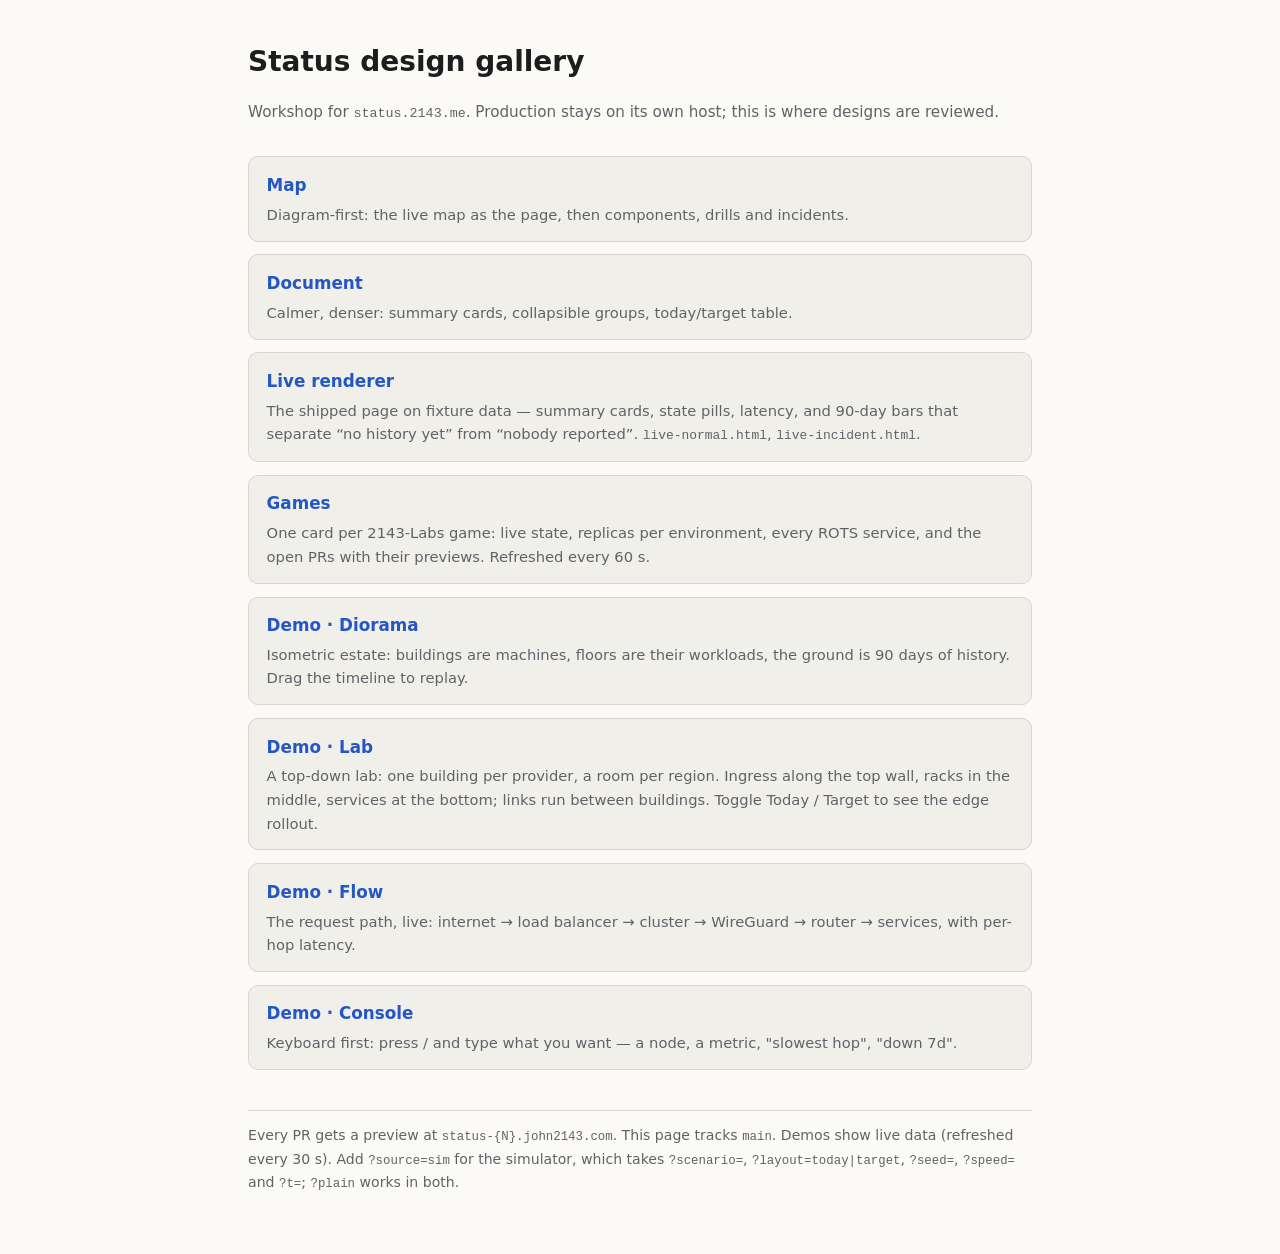
<file: designs/index.html>
<!doctype html>
<html lang="en">
<head>
<meta charset="utf-8">
<meta name="viewport" content="width=device-width, initial-scale=1">
<title>2143 Labs — status design gallery</title>
<style>
:root{--bg:#fbfaf7;--fg:#1d1d1f;--muted:#5f6368;--line:#d9d6cf;--panel:#f1efe9;--accent:#2457c5;--ok:#1f7a4d}
@media (prefers-color-scheme:dark){:root{--bg:#141517;--fg:#e6e6e3;--muted:#a3a3a0;--line:#34363b;--panel:#1c1e22;--accent:#7aa2ff;--ok:#5cc28e}}
*{box-sizing:border-box}
body{margin:0;background:var(--bg);color:var(--fg);font:16px/1.6 system-ui,-apple-system,"Segoe UI",Roboto,sans-serif}
main{max-width:52rem;margin:0 auto;padding:2.5rem 1.5rem 4rem}
h1{font-size:1.75rem;margin:0 0 .3rem}
.meta{color:var(--muted);font-size:.95rem;margin-bottom:2rem}
a{color:var(--accent)}
ul{list-style:none;padding:0;display:grid;gap:.8rem}
li{border:1px solid var(--line);border-radius:10px;padding:.9rem 1.1rem;background:var(--panel)}
li a{font-weight:600;font-size:1.05rem;text-decoration:none}
li p{margin:.25rem 0 0;font-size:.92rem;color:var(--muted)}
code{font-family:ui-monospace,Menlo,Consolas,monospace;font-size:.88em}
footer{margin-top:2.5rem;border-top:1px solid var(--line);padding-top:.8rem;color:var(--muted);font-size:.88rem}
</style>
</head>
<body>
<main>
  <h1>Status design gallery</h1>
  <p class="meta">Workshop for <code>status.2143.me</code>. Production stays on its own host; this is where designs are reviewed.</p>
  <ul>
    <li><a href="map.html">Map</a><p>Diagram-first: the live map as the page, then components, drills and incidents.</p></li>
    <li><a href="doc.html">Document</a><p>Calmer, denser: summary cards, collapsible groups, today/target table.</p></li>
    <li><a href="live-normal.html">Live renderer</a><p>The shipped page on fixture data — summary cards, state pills, latency, and 90-day bars that separate “no history yet” from “nobody reported”. <code>live-normal.html</code>, <code>live-incident.html</code>.</p></li>
    <li><a href="games.html">Games</a><p>One card per 2143-Labs game: live state, replicas per environment, every ROTS service, and the open PRs with their previews. Refreshed every 60 s.</p></li>
    <li><a href="demo-diorama.html">Demo · Diorama</a><p>Isometric estate: buildings are machines, floors are their workloads, the ground is 90 days of history. Drag the timeline to replay.</p></li>
    <li><a href="demo-lab.html">Demo · Lab</a><p>A top-down lab: one building per provider, a room per region. Ingress along the top wall, racks in the middle, services at the bottom; links run between buildings. Toggle Today / Target to see the edge rollout.</p></li>
    <li><a href="demo-flow.html">Demo · Flow</a><p>The request path, live: internet → load balancer → cluster → WireGuard → router → services, with per-hop latency.</p></li>
    <li><a href="demo-console.html">Demo · Console</a><p>Keyboard first: press / and type what you want — a node, a metric, "slowest hop", "down 7d".</p></li>
  </ul>
  <footer>Every PR gets a preview at <code>status-{N}.john2143.com</code>. This page tracks <code>main</code>. Demos show live data (refreshed every 30 s). Add <code>?source=sim</code> for the simulator, which takes <code>?scenario=</code>, <code>?layout=today|target</code>, <code>?seed=</code>, <code>?speed=</code> and <code>?t=</code>; <code>?plain</code> works in both.</footer>
</main>
</body>
</html>
</file>
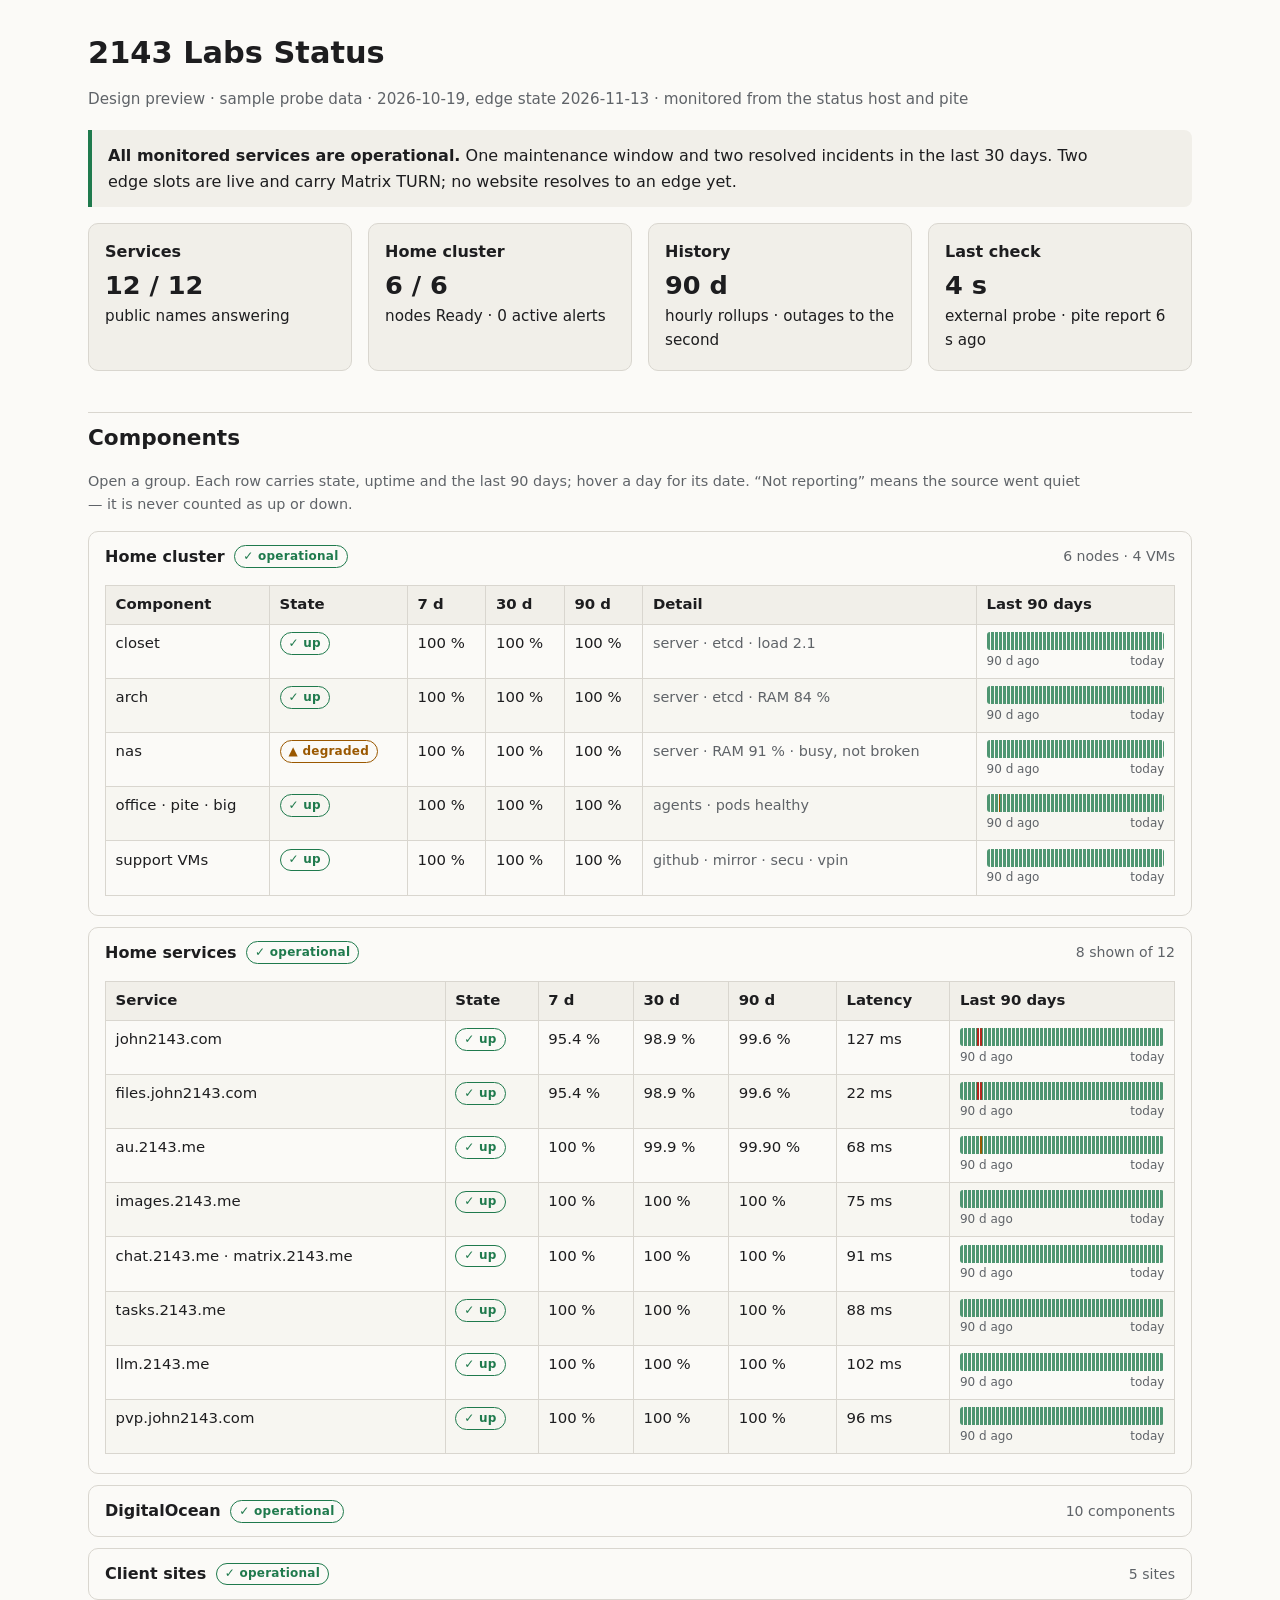
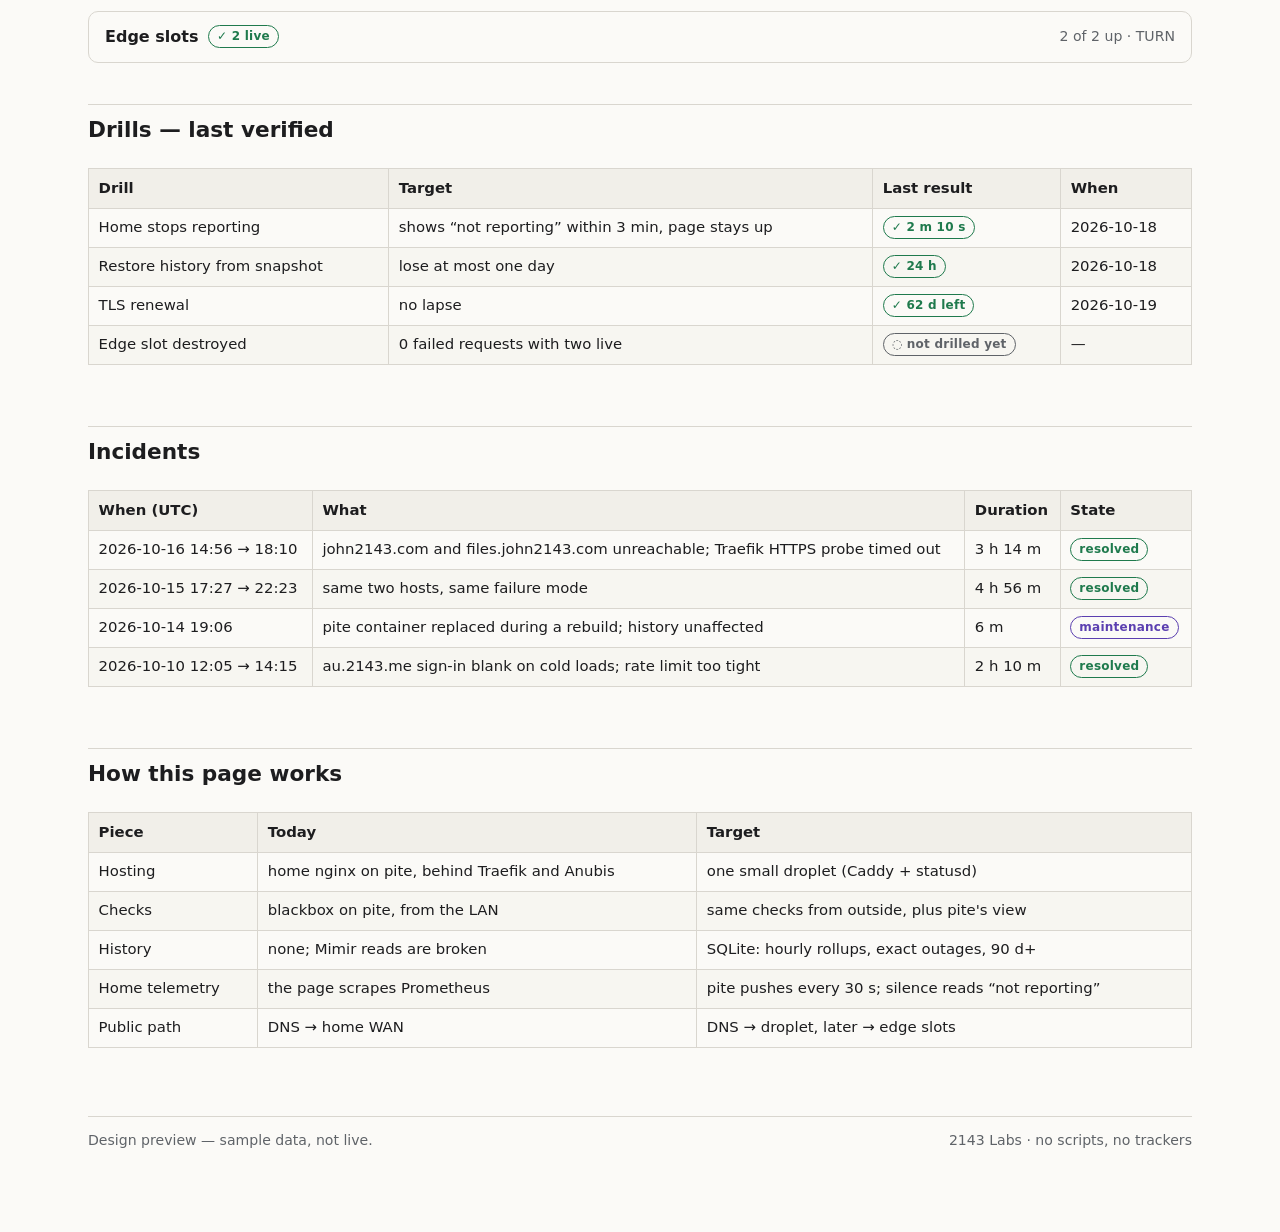
<file: designs/doc.html>
<!doctype html>
<html lang="en">
<head>
<meta charset="utf-8">
<meta name="viewport" content="width=device-width, initial-scale=1">
<title>2143 Labs Status</title>
<style>
:root{
  --bg:#fbfaf7;--fg:#1d1d1f;--muted:#5f6368;--line:#d9d6cf;--panel:#f1efe9;--code:#ece9e1;
  --accent:#2457c5;--ok:#1f7a4d;--warn:#9a5800;--bad:#b3261e;--info:#5b3fb0;
}
@media (prefers-color-scheme:dark){:root{
  --bg:#141517;--fg:#e6e6e3;--muted:#a3a3a0;--line:#34363b;--panel:#1c1e22;--code:#23262b;
  --accent:#7aa2ff;--ok:#5cc28e;--warn:#e0a34a;--bad:#f2766d;--info:#b49cff;
}}
*{box-sizing:border-box}
body{margin:0;background:var(--bg);color:var(--fg);font:16px/1.6 system-ui,-apple-system,"Segoe UI",Roboto,sans-serif}
main{max-width:72rem;margin:0 auto;padding:2.2rem 1.5rem 5rem}
h1{font-size:1.9rem;line-height:1.2;margin:0 0 .3rem}
h2{font-size:1.35rem;margin:2.6rem 0 .7rem;padding-top:.5rem;border-top:1px solid var(--line)}
p,li{max-width:62rem}
a{color:var(--accent)}
code{font-family:ui-monospace,"JetBrains Mono",Menlo,Consolas,monospace;font-size:.88em;background:var(--code);padding:.08em .35em;border-radius:4px}
.meta{color:var(--muted);font-size:.95rem;margin-bottom:1.2rem}
.small{font-size:.9rem;color:var(--muted)}
.callout{border-left:4px solid var(--accent);background:var(--panel);padding:.8rem 1rem;border-radius:0 8px 8px 0;margin:1rem 0}
.callout.ok{border-color:var(--ok)}.callout.warn{border-color:var(--warn)}
.callout>:first-child{margin-top:0}.callout>:last-child{margin-bottom:0}
.pill{display:inline-block;font-size:.75rem;font-weight:600;letter-spacing:.02em;padding:.05rem .5rem;border-radius:999px;border:1px solid currentColor;white-space:nowrap;vertical-align:.1em}
.pill.ok{color:var(--ok)}.pill.warn{color:var(--warn)}.pill.bad{color:var(--bad)}.pill.muted{color:var(--muted)}.pill.info{color:var(--info)}
.grid{display:grid;grid-template-columns:repeat(auto-fit,minmax(15rem,1fr));gap:1rem;margin:1rem 0}
.card{border:1px solid var(--line);border-radius:10px;padding:.9rem 1rem;background:var(--panel)}
.card h4{margin:0 0 .35rem;font-size:1rem}
.card p{margin:.2rem 0;font-size:.95rem}
.card .big{font-size:1.6rem;font-weight:700;line-height:1.2}
table{border-collapse:collapse;width:100%;margin:.6rem 0 1.2rem;font-size:.93rem}
th,td{border:1px solid var(--line);padding:.45rem .6rem;vertical-align:top;text-align:left}
th{background:var(--panel);font-weight:600}
tbody tr:nth-child(even) td{background:color-mix(in srgb,var(--panel) 45%,transparent)}
.tw{overflow-x:auto;max-width:100%}
details{border:1px solid var(--line);border-radius:10px;padding:.2rem 1rem;margin:.7rem 0;background:var(--bg)}
details[open]{padding-bottom:.8rem}
summary{cursor:pointer;font-weight:600;padding:.55rem 0;display:flex;gap:.6rem;align-items:center;flex-wrap:wrap}
summary .count{margin-left:auto;font-weight:400;color:var(--muted);font-size:.88rem}
details .tw{margin-top:.2rem}
details table{margin:.2rem 0 .4rem}
.strip{position:relative;height:18px;border-radius:3px;min-width:150px;background:repeating-linear-gradient(90deg,color-mix(in srgb,var(--ok) 78%,transparent) 0 3px,transparent 3px 4px)}
.strip .day{position:absolute;top:0;bottom:0;width:1%;border-radius:2px}
.strip .day.warn{background:var(--warn)}.strip .day.bad{background:var(--bad)}
.axis{display:flex;justify-content:space-between;color:var(--muted);font-size:.75rem;margin-top:.1rem}
.num{font-variant-numeric:tabular-nums;white-space:nowrap}
footer{margin-top:3rem;border-top:1px solid var(--line);padding-top:.8rem;color:var(--muted);font-size:.88rem;display:flex;justify-content:space-between;gap:1rem;flex-wrap:wrap}
@media (max-width:640px){
  .card .big{font-size:1.35rem}
  summary{font-size:.95rem}
}
</style>
</head>
<body>
<main>
  <h1>2143 Labs Status</h1>
  <p class="meta">Design preview · sample probe data · 2026-10-19, edge state 2026-11-13 · monitored from the status host and pite</p>

  <div class="callout ok">
    <p><strong>All monitored services are operational.</strong> One maintenance window and two resolved
    incidents in the last 30 days. Two edge slots are live and carry Matrix TURN; no website resolves to an
    edge yet.</p>
  </div>

  <div class="grid">
    <div class="card"><h4>Services</h4><p class="big">12 / 12</p><p>public names answering</p></div>
    <div class="card"><h4>Home cluster</h4><p class="big">6 / 6</p><p>nodes Ready · 0 active alerts</p></div>
    <div class="card"><h4>History</h4><p class="big">90 d</p><p>hourly rollups · outages to the second</p></div>
    <div class="card"><h4>Last check</h4><p class="big">4 s</p><p>external probe · pite report 6 s ago</p></div>
  </div>

  <h2>Components</h2>
  <p class="small">Open a group. Each row carries state, uptime and the last 90 days; hover a day for its date.
    “Not reporting” means the source went quiet — it is never counted as up or down.</p>

  <details open>
    <summary>Home cluster <span class="pill ok">✓ operational</span><span class="count">6 nodes · 4 VMs</span></summary>
    <div class="tw"><table>
      <thead><tr><th>Component</th><th>State</th><th>7 d</th><th>30 d</th><th>90 d</th><th>Detail</th><th>Last 90 days</th></tr></thead>
      <tbody>
        <tr><td>closet</td><td><span class="pill ok">✓ up</span></td><td class="num">100 %</td><td class="num">100 %</td><td class="num">100 %</td><td class="small">server · etcd · load 2.1</td><td><div class="strip"></div><div class="axis"><span>90 d ago</span><span>today</span></div></td></tr>
        <tr><td>arch</td><td><span class="pill ok">✓ up</span></td><td class="num">100 %</td><td class="num">100 %</td><td class="num">100 %</td><td class="small">server · etcd · RAM 84 %</td><td><div class="strip"></div><div class="axis"><span>90 d ago</span><span>today</span></div></td></tr>
        <tr><td>nas</td><td><span class="pill warn">▲ degraded</span></td><td class="num">100 %</td><td class="num">100 %</td><td class="num">100 %</td><td class="small">server · RAM 91 % · busy, not broken</td><td><div class="strip"></div><div class="axis"><span>90 d ago</span><span>today</span></div></td></tr>
        <tr><td>office · pite · big</td><td><span class="pill ok">✓ up</span></td><td class="num">100 %</td><td class="num">100 %</td><td class="num">100 %</td><td class="small">agents · pods healthy</td><td><div class="strip"><i class="day warn" style="left:6.8%"></i></div><div class="axis"><span>90 d ago</span><span>today</span></div></td></tr>
        <tr><td>support VMs</td><td><span class="pill ok">✓ up</span></td><td class="num">100 %</td><td class="num">100 %</td><td class="num">100 %</td><td class="small">github · mirror · secu · vpin</td><td><div class="strip"></div><div class="axis"><span>90 d ago</span><span>today</span></div></td></tr>
      </tbody>
    </table></div>
  </details>

  <details open>
    <summary>Home services <span class="pill ok">✓ operational</span><span class="count">8 shown of 12</span></summary>
    <div class="tw"><table>
      <thead><tr><th>Service</th><th>State</th><th>7 d</th><th>30 d</th><th>90 d</th><th>Latency</th><th>Last 90 days</th></tr></thead>
      <tbody>
        <tr><td>john2143.com</td><td><span class="pill ok">✓ up</span></td><td class="num">95.4 %</td><td class="num">98.9 %</td><td class="num">99.6 %</td><td class="num">127 ms</td><td><div class="strip"><i class="day bad" style="left:8.5%"></i><i class="day bad" style="left:9.6%"></i></div><div class="axis"><span>90 d ago</span><span>today</span></div></td></tr>
        <tr><td>files.john2143.com</td><td><span class="pill ok">✓ up</span></td><td class="num">95.4 %</td><td class="num">98.9 %</td><td class="num">99.6 %</td><td class="num">22 ms</td><td><div class="strip"><i class="day bad" style="left:8.5%"></i><i class="day bad" style="left:9.6%"></i></div><div class="axis"><span>90 d ago</span><span>today</span></div></td></tr>
        <tr><td>au.2143.me</td><td><span class="pill ok">✓ up</span></td><td class="num">100 %</td><td class="num">99.9 %</td><td class="num">99.90 %</td><td class="num">68 ms</td><td><div class="strip"><i class="day warn" style="left:9.8%"></i></div><div class="axis"><span>90 d ago</span><span>today</span></div></td></tr>
        <tr><td>images.2143.me</td><td><span class="pill ok">✓ up</span></td><td class="num">100 %</td><td class="num">100 %</td><td class="num">100 %</td><td class="num">75 ms</td><td><div class="strip"></div><div class="axis"><span>90 d ago</span><span>today</span></div></td></tr>
        <tr><td>chat.2143.me · matrix.2143.me</td><td><span class="pill ok">✓ up</span></td><td class="num">100 %</td><td class="num">100 %</td><td class="num">100 %</td><td class="num">91 ms</td><td><div class="strip"></div><div class="axis"><span>90 d ago</span><span>today</span></div></td></tr>
        <tr><td>tasks.2143.me</td><td><span class="pill ok">✓ up</span></td><td class="num">100 %</td><td class="num">100 %</td><td class="num">100 %</td><td class="num">88 ms</td><td><div class="strip"></div><div class="axis"><span>90 d ago</span><span>today</span></div></td></tr>
        <tr><td>llm.2143.me</td><td><span class="pill ok">✓ up</span></td><td class="num">100 %</td><td class="num">100 %</td><td class="num">100 %</td><td class="num">102 ms</td><td><div class="strip"></div><div class="axis"><span>90 d ago</span><span>today</span></div></td></tr>
        <tr><td>pvp.john2143.com</td><td><span class="pill ok">✓ up</span></td><td class="num">100 %</td><td class="num">100 %</td><td class="num">100 %</td><td class="num">96 ms</td><td><div class="strip"></div><div class="axis"><span>90 d ago</span><span>today</span></div></td></tr>
      </tbody>
    </table></div>
  </details>

  <details>
    <summary>DigitalOcean <span class="pill ok">✓ operational</span><span class="count">10 components</span></summary>
    <div class="tw"><table>
      <thead><tr><th>Component</th><th>State</th><th>7 d</th><th>30 d</th><th>90 d</th><th>Detail</th><th>Last 90 days</th></tr></thead>
      <tbody>
        <tr><td>2143.me</td><td><span class="pill ok">✓ up</span></td><td class="num">100 %</td><td class="num">100 %</td><td class="num">100 %</td><td class="num">221 ms</td><td><div class="strip"></div><div class="axis"><span>90 d ago</span><span>today</span></div></td></tr>
        <tr><td>i.2143.me</td><td><span class="pill ok">✓ up</span></td><td class="num">100 %</td><td class="num">100 %</td><td class="num">100 %</td><td class="num">75 ms</td><td><div class="strip"></div><div class="axis"><span>90 d ago</span><span>today</span></div></td></tr>
        <tr><td>labs.2143.me</td><td><span class="pill ok">✓ up</span></td><td class="num">100 %</td><td class="num">100 %</td><td class="num">100 %</td><td class="num">180 ms</td><td><div class="strip"></div><div class="axis"><span>90 d ago</span><span>today</span></div></td></tr>
        <tr><td>openfront.pro · api</td><td><span class="pill ok">✓ up</span></td><td class="num">100 %</td><td class="num">100 %</td><td class="num">100 %</td><td class="num">240 ms</td><td><div class="strip"></div><div class="axis"><span>90 d ago</span><span>today</span></div></td></tr>
        <tr><td>relays: Tor · DERP · exit</td><td><span class="pill ok">✓ up</span></td><td class="num">100 %</td><td class="num">100 %</td><td class="num">100 %</td><td class="small">process up</td><td><div class="strip"></div><div class="axis"><span>90 d ago</span><span>today</span></div></td></tr>
      </tbody>
    </table></div>
  </details>

  <details>
    <summary>Client sites <span class="pill ok">✓ operational</span><span class="count">5 sites</span></summary>
    <div class="tw"><table>
      <thead><tr><th>Site</th><th>State</th><th>7 d</th><th>30 d</th><th>90 d</th><th>Hosted</th><th>Last 90 days</th></tr></thead>
      <tbody>
        <tr><td>aross.studio</td><td><span class="pill ok">✓ up</span></td><td class="num">100 %</td><td class="num">100 %</td><td class="num">100 %</td><td class="small">home</td><td><div class="strip"></div><div class="axis"><span>90 d ago</span><span>today</span></div></td></tr>
        <tr><td>balabusta.homes</td><td><span class="pill ok">✓ up</span></td><td class="num">100 %</td><td class="num">100 %</td><td class="num">100 %</td><td class="small">home</td><td><div class="strip"></div><div class="axis"><span>90 d ago</span><span>today</span></div></td></tr>
        <tr><td>chess.dsstar.us</td><td><span class="pill ok">✓ up</span></td><td class="num">100 %</td><td class="num">100 %</td><td class="num">100 %</td><td class="small">home</td><td><div class="strip"></div><div class="axis"><span>90 d ago</span><span>today</span></div></td></tr>
        <tr><td>anni.2143.me · mm.b.hero.rehab</td><td><span class="pill ok">✓ up</span></td><td class="num">100 %</td><td class="num">100 %</td><td class="num">100 %</td><td class="small">home</td><td><div class="strip"></div><div class="axis"><span>90 d ago</span><span>today</span></div></td></tr>
      </tbody>
    </table></div>
  </details>

  <details>
    <summary>Edge slots <span class="pill ok">✓ 2 live</span><span class="count">2 of 2 up · TURN</span></summary>
    <div class="tw"><table>
      <thead><tr><th>Slot</th><th>State</th><th>7 d</th><th>30 d</th><th>90 d</th><th>Detail</th><th>Last 90 days</th></tr></thead>
      <tbody>
        <tr><td>s1 · Linode</td><td><span class="pill ok">✓ up</span></td><td class="num">—</td><td class="num">—</td><td class="num">—</td><td class="small">TURN · STUN · L4 · WireGuard</td><td><div class="strip" style="opacity:.25"></div><div class="axis"><span>live since 2026-11-13 · no history yet</span><span></span></div></td></tr>
        <tr><td>s2 · Hetzner</td><td><span class="pill ok">✓ up</span></td><td class="num">—</td><td class="num">—</td><td class="num">—</td><td class="small">TURN · STUN · L4 · WireGuard</td><td><div class="strip" style="opacity:.25"></div><div class="axis"><span>live since 2026-11-13 · no history yet</span><span></span></div></td></tr>
      </tbody>
    </table></div>
  </details>

  <h2>Drills — last verified</h2>
  <div class="tw">
  <table>
    <thead><tr><th>Drill</th><th>Target</th><th>Last result</th><th>When</th></tr></thead>
    <tbody>
      <tr><td>Home stops reporting</td><td>shows “not reporting” within 3 min, page stays up</td><td><span class="pill ok">✓ 2 m 10 s</span></td><td class="num">2026-10-18</td></tr>
      <tr><td>Restore history from snapshot</td><td>lose at most one day</td><td><span class="pill ok">✓ 24 h</span></td><td class="num">2026-10-18</td></tr>
      <tr><td>TLS renewal</td><td>no lapse</td><td><span class="pill ok">✓ 62 d left</span></td><td class="num">2026-10-19</td></tr>
      <tr><td>Edge slot destroyed</td><td>0 failed requests with two live</td><td><span class="pill muted">◌ not drilled yet</span></td><td class="num">—</td></tr>
    </tbody>
  </table>
  </div>

  <h2>Incidents</h2>
  <div class="tw">
  <table>
    <thead><tr><th>When (UTC)</th><th>What</th><th>Duration</th><th>State</th></tr></thead>
    <tbody>
      <tr><td class="num">2026-10-16 14:56 → 18:10</td><td>john2143.com and files.john2143.com unreachable; Traefik HTTPS probe timed out</td><td class="num">3 h 14 m</td><td><span class="pill ok">resolved</span></td></tr>
      <tr><td class="num">2026-10-15 17:27 → 22:23</td><td>same two hosts, same failure mode</td><td class="num">4 h 56 m</td><td><span class="pill ok">resolved</span></td></tr>
      <tr><td class="num">2026-10-14 19:06</td><td>pite container replaced during a rebuild; history unaffected</td><td class="num">6 m</td><td><span class="pill info">maintenance</span></td></tr>
      <tr><td class="num">2026-10-10 12:05 → 14:15</td><td>au.2143.me sign-in blank on cold loads; rate limit too tight</td><td class="num">2 h 10 m</td><td><span class="pill ok">resolved</span></td></tr>
    </tbody>
  </table>
  </div>

  <h2>How this page works</h2>
  <div class="tw">
  <table>
    <thead><tr><th>Piece</th><th>Today</th><th>Target</th></tr></thead>
    <tbody>
      <tr><td>Hosting</td><td>home nginx on pite, behind Traefik and Anubis</td><td>one small droplet (Caddy + statusd)</td></tr>
      <tr><td>Checks</td><td>blackbox on pite, from the LAN</td><td>same checks from outside, plus pite's view</td></tr>
      <tr><td>History</td><td>none; Mimir reads are broken</td><td>SQLite: hourly rollups, exact outages, 90 d+</td></tr>
      <tr><td>Home telemetry</td><td>the page scrapes Prometheus</td><td>pite pushes every 30 s; silence reads “not reporting”</td></tr>
      <tr><td>Public path</td><td>DNS → home WAN</td><td>DNS → droplet, later → edge slots</td></tr>
    </tbody>
  </table>
  </div>

  <footer>
    <span>Design preview — sample data, not live.</span>
    <span>2143 Labs · no scripts, no trackers</span>
  </footer>
</main>
</body>
</html>
</file>
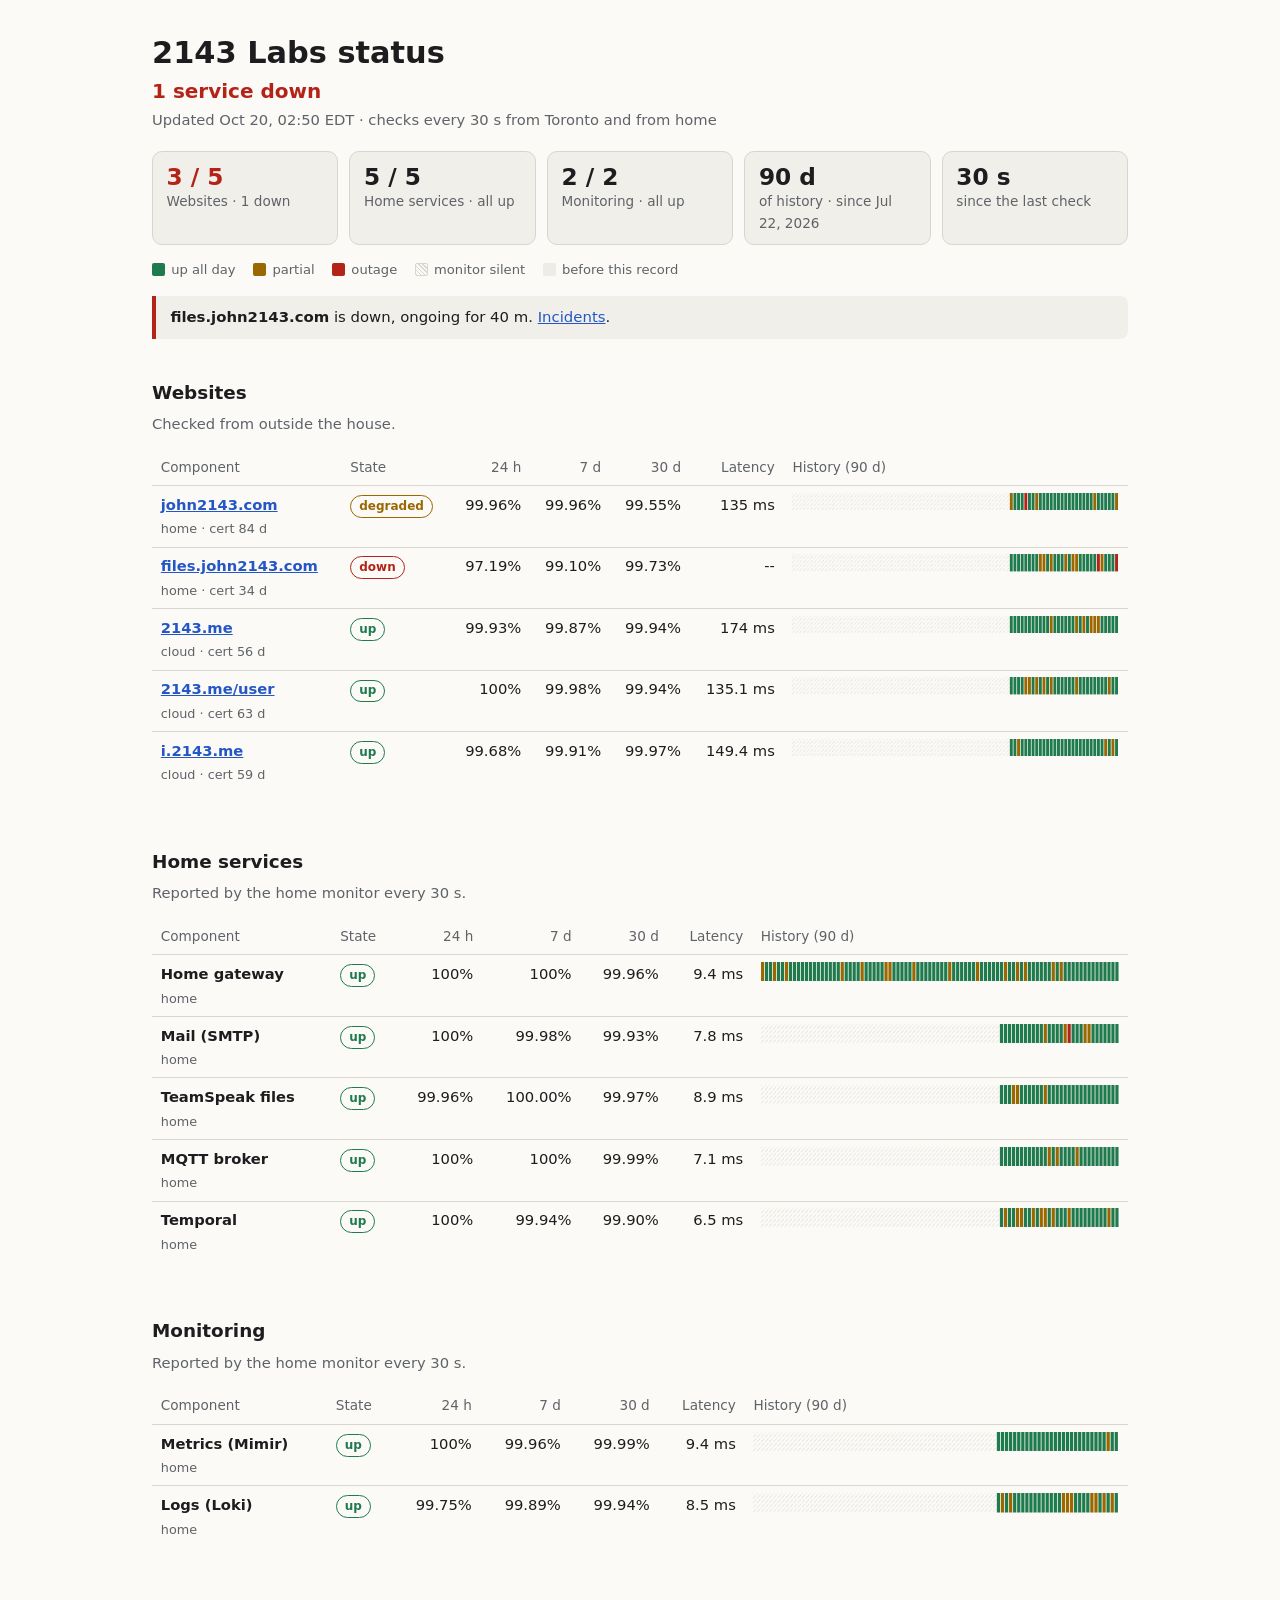
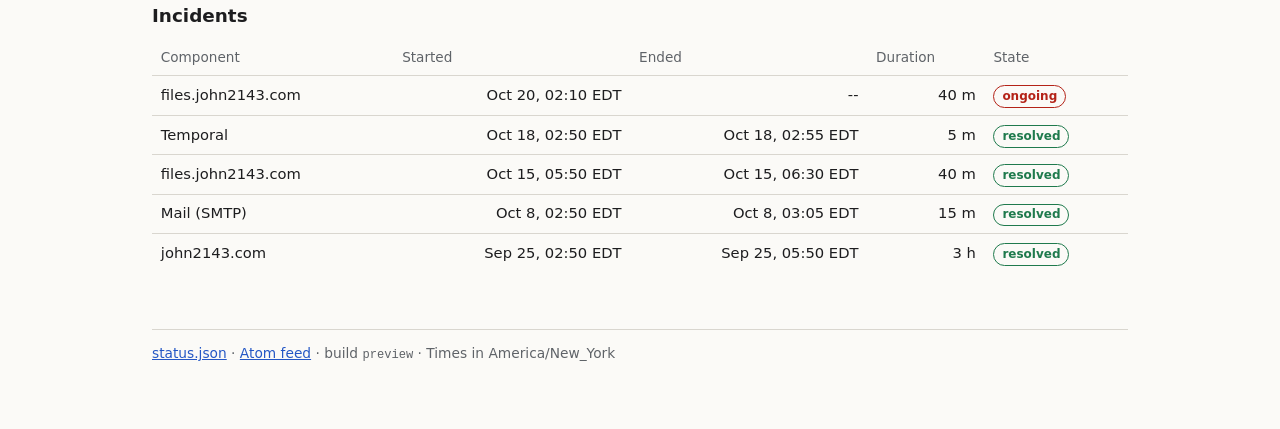
<file: designs/live-incident.html>
<!doctype html>
<html lang="en"><head><meta charset="utf-8"><meta name="viewport" content="width=device-width, initial-scale=1"><meta http-equiv="refresh" content="60"><meta name="color-scheme" content="light dark"><title>2143 Labs status</title><link rel="alternate" type="application/atom+xml" href="/feed.xml"><style>:root{--bg:#fbfaf7;--fg:#1d1d1f;--muted:#5f6368;--line:#d9d6cf;--panel:#f1efe9;--accent:#2457c5;--up:#1f7a4d;--degraded:#9a6700;--down:#b42318;--none:var(--line)}
@media (prefers-color-scheme:dark){:root{--bg:#141517;--fg:#e6e6e3;--muted:#a3a3a0;--line:#34363b;--panel:#1c1e22;--accent:#7aa2ff;--up:#5cc28e;--degraded:#d4a72c;--down:#f97066}}
*{box-sizing:border-box}
body{margin:0;background:var(--bg);color:var(--fg);font:16px/1.6 system-ui,-apple-system,"Segoe UI",Roboto,sans-serif}
main{max-width:64rem;margin:0 auto;padding:2.2rem 1.5rem 4rem}
h1{font-size:1.9rem;line-height:1.2;margin:0 0 .2rem}
h2{font-size:1.15rem;margin:2.4rem 0 .3rem}
a{color:var(--accent)}
code{font-family:ui-monospace,Menlo,Consolas,monospace;font-size:.88em}
.headline{font-size:1.25rem;font-weight:600;margin:.1rem 0}
.headline.ok{color:var(--up)}.headline.warn{color:var(--degraded)}.headline.bad{color:var(--down)}
.meta,.note{color:var(--muted);font-size:.92rem;margin:.1rem 0 .6rem}
.cards{display:grid;grid-template-columns:repeat(auto-fit,minmax(9.5rem,1fr));gap:.7rem;margin:1.2rem 0 0}
.cards div{border:1px solid var(--line);border-radius:10px;background:var(--panel);padding:.6rem .85rem;font-size:.85rem;color:var(--muted)}
.cards b{display:block;font-size:1.45rem;line-height:1.25;color:var(--fg);font-variant-numeric:tabular-nums;font-weight:650}
.cards .warn b{color:var(--degraded)}.cards .bad b{color:var(--down)}
.legend{display:flex;flex-wrap:wrap;gap:.4rem 1.1rem;align-items:center;font-size:.82rem;color:var(--muted);margin:.9rem 0 .2rem}
.legend span{display:inline-flex;align-items:center;gap:.4rem}
.sw{display:inline-block;width:.8rem;height:.8rem;border-radius:2px}
.sw.ok{background:var(--up)}.sw.minor{background:var(--degraded)}.sw.major{background:var(--down)}
.sw.pre{background:color-mix(in srgb,var(--none) 40%,transparent)}
.sw.none{background:repeating-linear-gradient(45deg,var(--line) 0 1px,transparent 1px 3px);border:1px solid var(--line)}
.banner{border-left:4px solid var(--degraded);background:var(--panel);padding:.6rem .9rem;border-radius:0 8px 8px 0;margin:1rem 0 0;font-size:.93rem}
.banner.bad{border-color:var(--down)}
.tw{overflow-x:auto}
table{border-collapse:collapse;width:100%;font-size:.92rem;margin:.3rem 0 1rem}
th,td{text-align:left;padding:.42rem .55rem;border-bottom:1px solid var(--line);vertical-align:top}
th{color:var(--muted);font-weight:500;font-size:.85rem;white-space:nowrap}
tbody tr:last-child td{border-bottom:none}
.num{font-variant-numeric:tabular-nums;white-space:nowrap;text-align:right}
.nm{font-weight:600;display:block}
.sub{color:var(--muted);font-size:.8rem}
.pill{display:inline-block;font-size:.75rem;font-weight:600;padding:.05rem .5rem;border-radius:999px;border:1px solid currentColor;white-space:nowrap}
.pill.ok{color:var(--up)}.pill.warn{color:var(--degraded)}.pill.bad{color:var(--down)}.pill.muted{color:var(--muted)}
svg.bars{width:100%;min-width:11rem;height:auto;display:block}
svg.defs{position:absolute;width:0;height:0;margin:0}
#hatch line{stroke:var(--line);stroke-width:1.2}
.b-pre{fill:color-mix(in srgb,var(--none) 40%,transparent)}
.b-none{fill:url(#hatch)}
.b-ok{fill:var(--up)}.b-minor{fill:var(--degraded)}.b-major{fill:var(--down)}
footer{margin-top:2.5rem;border-top:1px solid var(--line);padding-top:.8rem;color:var(--muted);font-size:.86rem}
</style></head><body><main><svg class="defs" aria-hidden="true"><defs><rect id="bar" width="4" height="24"/><pattern id="hatch" width="4" height="4" patternUnits="userSpaceOnUse" patternTransform="rotate(45)"><line x1="0" y1="0" x2="0" y2="4"/></pattern></defs></svg><h1>2143 Labs status</h1><p class="headline bad">1 service down</p><p class="meta">Updated Oct 20, 02:50 EDT · checks every 30 s from Toronto and from home</p><div class="cards"><div class="bad"><b>3 / 5</b>Websites · 1 down</div><div class=""><b>5 / 5</b>Home services · all up</div><div class=""><b>2 / 2</b>Monitoring · all up</div><div><b>90 d</b>of history · since Jul 22, 2026</div><div><b>30 s</b>since the last check</div></div><p class="legend"><span><i class="sw ok"></i>up all day</span><span><i class="sw minor"></i>partial</span><span><i class="sw major"></i>outage</span><span><i class="sw none"></i>monitor silent</span><span><i class="sw pre"></i>before this record</span></p><p class="banner bad"><strong>files.john2143.com</strong> is down, ongoing for 40 m. <a href="#incidents">Incidents</a>.</p><section><h2>Websites</h2><p class="note">Checked from outside the house.</p><div class="tw"><table><thead><tr><th>Component</th><th>State</th><th class="num">24 h</th><th class="num">7 d</th><th class="num">30 d</th><th class="num">Latency</th><th>History (90 d)</th></tr></thead><tbody><tr><td><span class="nm"><a href="https://john2143.com">john2143.com</a></span><span class="sub">home · cert 84 d</span></td><td><span class="pill warn">degraded</span></td><td class="num">99.96%</td><td class="num">99.96%</td><td class="num">99.55%</td><td class="num">135 ms</td><td><svg class="bars" viewBox="0 0 450 24" role="img" aria-label="john2143.com: 90-day uptime 99.55%"><use href="#bar" x="0" class="b-none"><title>Jul 23: not reported</title></use><use href="#bar" x="5" class="b-none"><title>Jul 24: not reported</title></use><use href="#bar" x="10" class="b-none"><title>Jul 25: not reported</title></use><use href="#bar" x="15" class="b-none"><title>Jul 26: not reported</title></use><use href="#bar" x="20" class="b-none"><title>Jul 27: not reported</title></use><use href="#bar" x="25" class="b-none"><title>Jul 28: not reported</title></use><use href="#bar" x="30" class="b-none"><title>Jul 29: not reported</title></use><use href="#bar" x="35" class="b-none"><title>Jul 30: not reported</title></use><use href="#bar" x="40" class="b-none"><title>Jul 31: not reported</title></use><use href="#bar" x="45" class="b-none"><title>Aug 1: not reported</title></use><use href="#bar" x="50" class="b-none"><title>Aug 2: not reported</title></use><use href="#bar" x="55" class="b-none"><title>Aug 3: not reported</title></use><use href="#bar" x="60" class="b-none"><title>Aug 4: not reported</title></use><use href="#bar" x="65" class="b-none"><title>Aug 5: not reported</title></use><use href="#bar" x="70" class="b-none"><title>Aug 6: not reported</title></use><use href="#bar" x="75" class="b-none"><title>Aug 7: not reported</title></use><use href="#bar" x="80" class="b-none"><title>Aug 8: not reported</title></use><use href="#bar" x="85" class="b-none"><title>Aug 9: not reported</title></use><use href="#bar" x="90" class="b-none"><title>Aug 10: not reported</title></use><use href="#bar" x="95" class="b-none"><title>Aug 11: not reported</title></use><use href="#bar" x="100" class="b-none"><title>Aug 12: not reported</title></use><use href="#bar" x="105" class="b-none"><title>Aug 13: not reported</title></use><use href="#bar" x="110" class="b-none"><title>Aug 14: not reported</title></use><use href="#bar" x="115" class="b-none"><title>Aug 15: not reported</title></use><use href="#bar" x="120" class="b-none"><title>Aug 16: not reported</title></use><use href="#bar" x="125" class="b-none"><title>Aug 17: not reported</title></use><use href="#bar" x="130" class="b-none"><title>Aug 18: not reported</title></use><use href="#bar" x="135" class="b-none"><title>Aug 19: not reported</title></use><use href="#bar" x="140" class="b-none"><title>Aug 20: not reported</title></use><use href="#bar" x="145" class="b-none"><title>Aug 21: not reported</title></use><use href="#bar" x="150" class="b-none"><title>Aug 22: not reported</title></use><use href="#bar" x="155" class="b-none"><title>Aug 23: not reported</title></use><use href="#bar" x="160" class="b-none"><title>Aug 24: not reported</title></use><use href="#bar" x="165" class="b-none"><title>Aug 25: not reported</title></use><use href="#bar" x="170" class="b-none"><title>Aug 26: not reported</title></use><use href="#bar" x="175" class="b-none"><title>Aug 27: not reported</title></use><use href="#bar" x="180" class="b-none"><title>Aug 28: not reported</title></use><use href="#bar" x="185" class="b-none"><title>Aug 29: not reported</title></use><use href="#bar" x="190" class="b-none"><title>Aug 30: not reported</title></use><use href="#bar" x="195" class="b-none"><title>Aug 31: not reported</title></use><use href="#bar" x="200" class="b-none"><title>Sep 1: not reported</title></use><use href="#bar" x="205" class="b-none"><title>Sep 2: not reported</title></use><use href="#bar" x="210" class="b-none"><title>Sep 3: not reported</title></use><use href="#bar" x="215" class="b-none"><title>Sep 4: not reported</title></use><use href="#bar" x="220" class="b-none"><title>Sep 5: not reported</title></use><use href="#bar" x="225" class="b-none"><title>Sep 6: not reported</title></use><use href="#bar" x="230" class="b-none"><title>Sep 7: not reported</title></use><use href="#bar" x="235" class="b-none"><title>Sep 8: not reported</title></use><use href="#bar" x="240" class="b-none"><title>Sep 9: not reported</title></use><use href="#bar" x="245" class="b-none"><title>Sep 10: not reported</title></use><use href="#bar" x="250" class="b-none"><title>Sep 11: not reported</title></use><use href="#bar" x="255" class="b-none"><title>Sep 12: not reported</title></use><use href="#bar" x="260" class="b-none"><title>Sep 13: not reported</title></use><use href="#bar" x="265" class="b-none"><title>Sep 14: not reported</title></use><use href="#bar" x="270" class="b-none"><title>Sep 15: not reported</title></use><use href="#bar" x="275" class="b-none"><title>Sep 16: not reported</title></use><use href="#bar" x="280" class="b-none"><title>Sep 17: not reported</title></use><use href="#bar" x="285" class="b-none"><title>Sep 18: not reported</title></use><use href="#bar" x="290" class="b-none"><title>Sep 19: not reported</title></use><use href="#bar" x="295" class="b-none"><title>Sep 20: not reported</title></use><use href="#bar" x="300" class="b-minor"><title>Sep 21: 99.77%</title></use><use href="#bar" x="305" class="b-ok"><title>Sep 22: 100%</title></use><use href="#bar" x="310" class="b-ok"><title>Sep 23: 100%</title></use><use href="#bar" x="315" class="b-ok"><title>Sep 24: 100%</title></use><use href="#bar" x="320" class="b-major"><title>Sep 25: 87.50%</title></use><use href="#bar" x="325" class="b-ok"><title>Sep 26: 100%</title></use><use href="#bar" x="330" class="b-ok"><title>Sep 27: 100%</title></use><use href="#bar" x="335" class="b-minor"><title>Sep 28: 99.90%</title></use><use href="#bar" x="340" class="b-ok"><title>Sep 29: 100%</title></use><use href="#bar" x="345" class="b-ok"><title>Sep 30: 100%</title></use><use href="#bar" x="350" class="b-ok"><title>Oct 1: 100%</title></use><use href="#bar" x="355" class="b-ok"><title>Oct 2: 100%</title></use><use href="#bar" x="360" class="b-ok"><title>Oct 3: 100%</title></use><use href="#bar" x="365" class="b-ok"><title>Oct 4: 100%</title></use><use href="#bar" x="370" class="b-ok"><title>Oct 5: 100%</title></use><use href="#bar" x="375" class="b-ok"><title>Oct 6: 100%</title></use><use href="#bar" x="380" class="b-ok"><title>Oct 7: 100%</title></use><use href="#bar" x="385" class="b-ok"><title>Oct 8: 100%</title></use><use href="#bar" x="390" class="b-ok"><title>Oct 9: 100%</title></use><use href="#bar" x="395" class="b-ok"><title>Oct 10: 100%</title></use><use href="#bar" x="400" class="b-ok"><title>Oct 11: 100%</title></use><use href="#bar" x="405" class="b-ok"><title>Oct 12: 100%</title></use><use href="#bar" x="410" class="b-ok"><title>Oct 13: 100%</title></use><use href="#bar" x="415" class="b-minor"><title>Oct 14: 99.72%</title></use><use href="#bar" x="420" class="b-ok"><title>Oct 15: 100%</title></use><use href="#bar" x="425" class="b-ok"><title>Oct 16: 100%</title></use><use href="#bar" x="430" class="b-ok"><title>Oct 17: 100%</title></use><use href="#bar" x="435" class="b-ok"><title>Oct 18: 100%</title></use><use href="#bar" x="440" class="b-ok"><title>Oct 19: 100%</title></use><use href="#bar" x="445" class="b-minor"><title>Oct 20: 99.70%</title></use></svg></td></tr><tr><td><span class="nm"><a href="https://files.john2143.com">files.john2143.com</a></span><span class="sub">home · cert 34 d</span></td><td><span class="pill bad">down</span></td><td class="num">97.19%</td><td class="num">99.10%</td><td class="num">99.73%</td><td class="num">--</td><td><svg class="bars" viewBox="0 0 450 24" role="img" aria-label="files.john2143.com: 90-day uptime 99.73%"><use href="#bar" x="0" class="b-none"><title>Jul 23: not reported</title></use><use href="#bar" x="5" class="b-none"><title>Jul 24: not reported</title></use><use href="#bar" x="10" class="b-none"><title>Jul 25: not reported</title></use><use href="#bar" x="15" class="b-none"><title>Jul 26: not reported</title></use><use href="#bar" x="20" class="b-none"><title>Jul 27: not reported</title></use><use href="#bar" x="25" class="b-none"><title>Jul 28: not reported</title></use><use href="#bar" x="30" class="b-none"><title>Jul 29: not reported</title></use><use href="#bar" x="35" class="b-none"><title>Jul 30: not reported</title></use><use href="#bar" x="40" class="b-none"><title>Jul 31: not reported</title></use><use href="#bar" x="45" class="b-none"><title>Aug 1: not reported</title></use><use href="#bar" x="50" class="b-none"><title>Aug 2: not reported</title></use><use href="#bar" x="55" class="b-none"><title>Aug 3: not reported</title></use><use href="#bar" x="60" class="b-none"><title>Aug 4: not reported</title></use><use href="#bar" x="65" class="b-none"><title>Aug 5: not reported</title></use><use href="#bar" x="70" class="b-none"><title>Aug 6: not reported</title></use><use href="#bar" x="75" class="b-none"><title>Aug 7: not reported</title></use><use href="#bar" x="80" class="b-none"><title>Aug 8: not reported</title></use><use href="#bar" x="85" class="b-none"><title>Aug 9: not reported</title></use><use href="#bar" x="90" class="b-none"><title>Aug 10: not reported</title></use><use href="#bar" x="95" class="b-none"><title>Aug 11: not reported</title></use><use href="#bar" x="100" class="b-none"><title>Aug 12: not reported</title></use><use href="#bar" x="105" class="b-none"><title>Aug 13: not reported</title></use><use href="#bar" x="110" class="b-none"><title>Aug 14: not reported</title></use><use href="#bar" x="115" class="b-none"><title>Aug 15: not reported</title></use><use href="#bar" x="120" class="b-none"><title>Aug 16: not reported</title></use><use href="#bar" x="125" class="b-none"><title>Aug 17: not reported</title></use><use href="#bar" x="130" class="b-none"><title>Aug 18: not reported</title></use><use href="#bar" x="135" class="b-none"><title>Aug 19: not reported</title></use><use href="#bar" x="140" class="b-none"><title>Aug 20: not reported</title></use><use href="#bar" x="145" class="b-none"><title>Aug 21: not reported</title></use><use href="#bar" x="150" class="b-none"><title>Aug 22: not reported</title></use><use href="#bar" x="155" class="b-none"><title>Aug 23: not reported</title></use><use href="#bar" x="160" class="b-none"><title>Aug 24: not reported</title></use><use href="#bar" x="165" class="b-none"><title>Aug 25: not reported</title></use><use href="#bar" x="170" class="b-none"><title>Aug 26: not reported</title></use><use href="#bar" x="175" class="b-none"><title>Aug 27: not reported</title></use><use href="#bar" x="180" class="b-none"><title>Aug 28: not reported</title></use><use href="#bar" x="185" class="b-none"><title>Aug 29: not reported</title></use><use href="#bar" x="190" class="b-none"><title>Aug 30: not reported</title></use><use href="#bar" x="195" class="b-none"><title>Aug 31: not reported</title></use><use href="#bar" x="200" class="b-none"><title>Sep 1: not reported</title></use><use href="#bar" x="205" class="b-none"><title>Sep 2: not reported</title></use><use href="#bar" x="210" class="b-none"><title>Sep 3: not reported</title></use><use href="#bar" x="215" class="b-none"><title>Sep 4: not reported</title></use><use href="#bar" x="220" class="b-none"><title>Sep 5: not reported</title></use><use href="#bar" x="225" class="b-none"><title>Sep 6: not reported</title></use><use href="#bar" x="230" class="b-none"><title>Sep 7: not reported</title></use><use href="#bar" x="235" class="b-none"><title>Sep 8: not reported</title></use><use href="#bar" x="240" class="b-none"><title>Sep 9: not reported</title></use><use href="#bar" x="245" class="b-none"><title>Sep 10: not reported</title></use><use href="#bar" x="250" class="b-none"><title>Sep 11: not reported</title></use><use href="#bar" x="255" class="b-none"><title>Sep 12: not reported</title></use><use href="#bar" x="260" class="b-none"><title>Sep 13: not reported</title></use><use href="#bar" x="265" class="b-none"><title>Sep 14: not reported</title></use><use href="#bar" x="270" class="b-none"><title>Sep 15: not reported</title></use><use href="#bar" x="275" class="b-none"><title>Sep 16: not reported</title></use><use href="#bar" x="280" class="b-none"><title>Sep 17: not reported</title></use><use href="#bar" x="285" class="b-none"><title>Sep 18: not reported</title></use><use href="#bar" x="290" class="b-none"><title>Sep 19: not reported</title></use><use href="#bar" x="295" class="b-none"><title>Sep 20: not reported</title></use><use href="#bar" x="300" class="b-ok"><title>Sep 21: 100%</title></use><use href="#bar" x="305" class="b-ok"><title>Sep 22: 100%</title></use><use href="#bar" x="310" class="b-ok"><title>Sep 23: 100%</title></use><use href="#bar" x="315" class="b-ok"><title>Sep 24: 100%</title></use><use href="#bar" x="320" class="b-ok"><title>Sep 25: 99.97%</title></use><use href="#bar" x="325" class="b-ok"><title>Sep 26: 100%</title></use><use href="#bar" x="330" class="b-ok"><title>Sep 27: 100%</title></use><use href="#bar" x="335" class="b-ok"><title>Sep 28: 100%</title></use><use href="#bar" x="340" class="b-minor"><title>Sep 29: 99.65%</title></use><use href="#bar" x="345" class="b-minor"><title>Sep 30: 99.76%</title></use><use href="#bar" x="350" class="b-ok"><title>Oct 1: 100%</title></use><use href="#bar" x="355" class="b-minor"><title>Oct 2: 99.79%</title></use><use href="#bar" x="360" class="b-ok"><title>Oct 3: 100%</title></use><use href="#bar" x="365" class="b-ok"><title>Oct 4: 100%</title></use><use href="#bar" x="370" class="b-ok"><title>Oct 5: 100%</title></use><use href="#bar" x="375" class="b-minor"><title>Oct 6: 99.72%</title></use><use href="#bar" x="380" class="b-ok"><title>Oct 7: 100%</title></use><use href="#bar" x="385" class="b-minor"><title>Oct 8: 99.72%</title></use><use href="#bar" x="390" class="b-minor"><title>Oct 9: 99.83%</title></use><use href="#bar" x="395" class="b-ok"><title>Oct 10: 99.97%</title></use><use href="#bar" x="400" class="b-ok"><title>Oct 11: 100%</title></use><use href="#bar" x="405" class="b-ok"><title>Oct 12: 100%</title></use><use href="#bar" x="410" class="b-ok"><title>Oct 13: 100%</title></use><use href="#bar" x="415" class="b-ok"><title>Oct 14: 100%</title></use><use href="#bar" x="420" class="b-major"><title>Oct 15: 96.88%</title></use><use href="#bar" x="425" class="b-minor"><title>Oct 16: 99.62%</title></use><use href="#bar" x="430" class="b-ok"><title>Oct 17: 100%</title></use><use href="#bar" x="435" class="b-ok"><title>Oct 18: 100%</title></use><use href="#bar" x="440" class="b-ok"><title>Oct 19: 100%</title></use><use href="#bar" x="445" class="b-major"><title>Oct 20: 75.76%</title></use></svg></td></tr><tr><td><span class="nm"><a href="https://2143.me">2143.me</a></span><span class="sub">cloud · cert 56 d</span></td><td><span class="pill ok">up</span></td><td class="num">99.93%</td><td class="num">99.87%</td><td class="num">99.94%</td><td class="num">174 ms</td><td><svg class="bars" viewBox="0 0 450 24" role="img" aria-label="2143.me: 90-day uptime 99.94%"><use href="#bar" x="0" class="b-none"><title>Jul 23: not reported</title></use><use href="#bar" x="5" class="b-none"><title>Jul 24: not reported</title></use><use href="#bar" x="10" class="b-none"><title>Jul 25: not reported</title></use><use href="#bar" x="15" class="b-none"><title>Jul 26: not reported</title></use><use href="#bar" x="20" class="b-none"><title>Jul 27: not reported</title></use><use href="#bar" x="25" class="b-none"><title>Jul 28: not reported</title></use><use href="#bar" x="30" class="b-none"><title>Jul 29: not reported</title></use><use href="#bar" x="35" class="b-none"><title>Jul 30: not reported</title></use><use href="#bar" x="40" class="b-none"><title>Jul 31: not reported</title></use><use href="#bar" x="45" class="b-none"><title>Aug 1: not reported</title></use><use href="#bar" x="50" class="b-none"><title>Aug 2: not reported</title></use><use href="#bar" x="55" class="b-none"><title>Aug 3: not reported</title></use><use href="#bar" x="60" class="b-none"><title>Aug 4: not reported</title></use><use href="#bar" x="65" class="b-none"><title>Aug 5: not reported</title></use><use href="#bar" x="70" class="b-none"><title>Aug 6: not reported</title></use><use href="#bar" x="75" class="b-none"><title>Aug 7: not reported</title></use><use href="#bar" x="80" class="b-none"><title>Aug 8: not reported</title></use><use href="#bar" x="85" class="b-none"><title>Aug 9: not reported</title></use><use href="#bar" x="90" class="b-none"><title>Aug 10: not reported</title></use><use href="#bar" x="95" class="b-none"><title>Aug 11: not reported</title></use><use href="#bar" x="100" class="b-none"><title>Aug 12: not reported</title></use><use href="#bar" x="105" class="b-none"><title>Aug 13: not reported</title></use><use href="#bar" x="110" class="b-none"><title>Aug 14: not reported</title></use><use href="#bar" x="115" class="b-none"><title>Aug 15: not reported</title></use><use href="#bar" x="120" class="b-none"><title>Aug 16: not reported</title></use><use href="#bar" x="125" class="b-none"><title>Aug 17: not reported</title></use><use href="#bar" x="130" class="b-none"><title>Aug 18: not reported</title></use><use href="#bar" x="135" class="b-none"><title>Aug 19: not reported</title></use><use href="#bar" x="140" class="b-none"><title>Aug 20: not reported</title></use><use href="#bar" x="145" class="b-none"><title>Aug 21: not reported</title></use><use href="#bar" x="150" class="b-none"><title>Aug 22: not reported</title></use><use href="#bar" x="155" class="b-none"><title>Aug 23: not reported</title></use><use href="#bar" x="160" class="b-none"><title>Aug 24: not reported</title></use><use href="#bar" x="165" class="b-none"><title>Aug 25: not reported</title></use><use href="#bar" x="170" class="b-none"><title>Aug 26: not reported</title></use><use href="#bar" x="175" class="b-none"><title>Aug 27: not reported</title></use><use href="#bar" x="180" class="b-none"><title>Aug 28: not reported</title></use><use href="#bar" x="185" class="b-none"><title>Aug 29: not reported</title></use><use href="#bar" x="190" class="b-none"><title>Aug 30: not reported</title></use><use href="#bar" x="195" class="b-none"><title>Aug 31: not reported</title></use><use href="#bar" x="200" class="b-none"><title>Sep 1: not reported</title></use><use href="#bar" x="205" class="b-none"><title>Sep 2: not reported</title></use><use href="#bar" x="210" class="b-none"><title>Sep 3: not reported</title></use><use href="#bar" x="215" class="b-none"><title>Sep 4: not reported</title></use><use href="#bar" x="220" class="b-none"><title>Sep 5: not reported</title></use><use href="#bar" x="225" class="b-none"><title>Sep 6: not reported</title></use><use href="#bar" x="230" class="b-none"><title>Sep 7: not reported</title></use><use href="#bar" x="235" class="b-none"><title>Sep 8: not reported</title></use><use href="#bar" x="240" class="b-none"><title>Sep 9: not reported</title></use><use href="#bar" x="245" class="b-none"><title>Sep 10: not reported</title></use><use href="#bar" x="250" class="b-none"><title>Sep 11: not reported</title></use><use href="#bar" x="255" class="b-none"><title>Sep 12: not reported</title></use><use href="#bar" x="260" class="b-none"><title>Sep 13: not reported</title></use><use href="#bar" x="265" class="b-none"><title>Sep 14: not reported</title></use><use href="#bar" x="270" class="b-none"><title>Sep 15: not reported</title></use><use href="#bar" x="275" class="b-none"><title>Sep 16: not reported</title></use><use href="#bar" x="280" class="b-none"><title>Sep 17: not reported</title></use><use href="#bar" x="285" class="b-none"><title>Sep 18: not reported</title></use><use href="#bar" x="290" class="b-none"><title>Sep 19: not reported</title></use><use href="#bar" x="295" class="b-none"><title>Sep 20: not reported</title></use><use href="#bar" x="300" class="b-ok"><title>Sep 21: 100%</title></use><use href="#bar" x="305" class="b-ok"><title>Sep 22: 100%</title></use><use href="#bar" x="310" class="b-ok"><title>Sep 23: 100%</title></use><use href="#bar" x="315" class="b-ok"><title>Sep 24: 100%</title></use><use href="#bar" x="320" class="b-ok"><title>Sep 25: 100%</title></use><use href="#bar" x="325" class="b-ok"><title>Sep 26: 100%</title></use><use href="#bar" x="330" class="b-ok"><title>Sep 27: 100%</title></use><use href="#bar" x="335" class="b-ok"><title>Sep 28: 100%</title></use><use href="#bar" x="340" class="b-ok"><title>Sep 29: 100%</title></use><use href="#bar" x="345" class="b-ok"><title>Sep 30: 100%</title></use><use href="#bar" x="350" class="b-ok"><title>Oct 1: 100%</title></use><use href="#bar" x="355" class="b-minor"><title>Oct 2: 99.79%</title></use><use href="#bar" x="360" class="b-ok"><title>Oct 3: 100%</title></use><use href="#bar" x="365" class="b-ok"><title>Oct 4: 100%</title></use><use href="#bar" x="370" class="b-ok"><title>Oct 5: 100%</title></use><use href="#bar" x="375" class="b-ok"><title>Oct 6: 100%</title></use><use href="#bar" x="380" class="b-ok"><title>Oct 7: 99.93%</title></use><use href="#bar" x="385" class="b-ok"><title>Oct 8: 100%</title></use><use href="#bar" x="390" class="b-minor"><title>Oct 9: 99.86%</title></use><use href="#bar" x="395" class="b-ok"><title>Oct 10: 100%</title></use><use href="#bar" x="400" class="b-minor"><title>Oct 11: 99.65%</title></use><use href="#bar" x="405" class="b-ok"><title>Oct 12: 100%</title></use><use href="#bar" x="410" class="b-minor"><title>Oct 13: 99.86%</title></use><use href="#bar" x="415" class="b-minor"><title>Oct 14: 99.65%</title></use><use href="#bar" x="420" class="b-minor"><title>Oct 15: 99.65%</title></use><use href="#bar" x="425" class="b-ok"><title>Oct 16: 100%</title></use><use href="#bar" x="430" class="b-ok"><title>Oct 17: 100%</title></use><use href="#bar" x="435" class="b-ok"><title>Oct 18: 100%</title></use><use href="#bar" x="440" class="b-ok"><title>Oct 19: 99.93%</title></use><use href="#bar" x="445" class="b-ok"><title>Oct 20: 100%</title></use></svg></td></tr><tr><td><span class="nm"><a href="https://2143.me/user">2143.me/user</a></span><span class="sub">cloud · cert 63 d</span></td><td><span class="pill ok">up</span></td><td class="num">100%</td><td class="num">99.98%</td><td class="num">99.94%</td><td class="num">135.1 ms</td><td><svg class="bars" viewBox="0 0 450 24" role="img" aria-label="2143.me/user: 90-day uptime 99.94%"><use href="#bar" x="0" class="b-none"><title>Jul 23: not reported</title></use><use href="#bar" x="5" class="b-none"><title>Jul 24: not reported</title></use><use href="#bar" x="10" class="b-none"><title>Jul 25: not reported</title></use><use href="#bar" x="15" class="b-none"><title>Jul 26: not reported</title></use><use href="#bar" x="20" class="b-none"><title>Jul 27: not reported</title></use><use href="#bar" x="25" class="b-none"><title>Jul 28: not reported</title></use><use href="#bar" x="30" class="b-none"><title>Jul 29: not reported</title></use><use href="#bar" x="35" class="b-none"><title>Jul 30: not reported</title></use><use href="#bar" x="40" class="b-none"><title>Jul 31: not reported</title></use><use href="#bar" x="45" class="b-none"><title>Aug 1: not reported</title></use><use href="#bar" x="50" class="b-none"><title>Aug 2: not reported</title></use><use href="#bar" x="55" class="b-none"><title>Aug 3: not reported</title></use><use href="#bar" x="60" class="b-none"><title>Aug 4: not reported</title></use><use href="#bar" x="65" class="b-none"><title>Aug 5: not reported</title></use><use href="#bar" x="70" class="b-none"><title>Aug 6: not reported</title></use><use href="#bar" x="75" class="b-none"><title>Aug 7: not reported</title></use><use href="#bar" x="80" class="b-none"><title>Aug 8: not reported</title></use><use href="#bar" x="85" class="b-none"><title>Aug 9: not reported</title></use><use href="#bar" x="90" class="b-none"><title>Aug 10: not reported</title></use><use href="#bar" x="95" class="b-none"><title>Aug 11: not reported</title></use><use href="#bar" x="100" class="b-none"><title>Aug 12: not reported</title></use><use href="#bar" x="105" class="b-none"><title>Aug 13: not reported</title></use><use href="#bar" x="110" class="b-none"><title>Aug 14: not reported</title></use><use href="#bar" x="115" class="b-none"><title>Aug 15: not reported</title></use><use href="#bar" x="120" class="b-none"><title>Aug 16: not reported</title></use><use href="#bar" x="125" class="b-none"><title>Aug 17: not reported</title></use><use href="#bar" x="130" class="b-none"><title>Aug 18: not reported</title></use><use href="#bar" x="135" class="b-none"><title>Aug 19: not reported</title></use><use href="#bar" x="140" class="b-none"><title>Aug 20: not reported</title></use><use href="#bar" x="145" class="b-none"><title>Aug 21: not reported</title></use><use href="#bar" x="150" class="b-none"><title>Aug 22: not reported</title></use><use href="#bar" x="155" class="b-none"><title>Aug 23: not reported</title></use><use href="#bar" x="160" class="b-none"><title>Aug 24: not reported</title></use><use href="#bar" x="165" class="b-none"><title>Aug 25: not reported</title></use><use href="#bar" x="170" class="b-none"><title>Aug 26: not reported</title></use><use href="#bar" x="175" class="b-none"><title>Aug 27: not reported</title></use><use href="#bar" x="180" class="b-none"><title>Aug 28: not reported</title></use><use href="#bar" x="185" class="b-none"><title>Aug 29: not reported</title></use><use href="#bar" x="190" class="b-none"><title>Aug 30: not reported</title></use><use href="#bar" x="195" class="b-none"><title>Aug 31: not reported</title></use><use href="#bar" x="200" class="b-none"><title>Sep 1: not reported</title></use><use href="#bar" x="205" class="b-none"><title>Sep 2: not reported</title></use><use href="#bar" x="210" class="b-none"><title>Sep 3: not reported</title></use><use href="#bar" x="215" class="b-none"><title>Sep 4: not reported</title></use><use href="#bar" x="220" class="b-none"><title>Sep 5: not reported</title></use><use href="#bar" x="225" class="b-none"><title>Sep 6: not reported</title></use><use href="#bar" x="230" class="b-none"><title>Sep 7: not reported</title></use><use href="#bar" x="235" class="b-none"><title>Sep 8: not reported</title></use><use href="#bar" x="240" class="b-none"><title>Sep 9: not reported</title></use><use href="#bar" x="245" class="b-none"><title>Sep 10: not reported</title></use><use href="#bar" x="250" class="b-none"><title>Sep 11: not reported</title></use><use href="#bar" x="255" class="b-none"><title>Sep 12: not reported</title></use><use href="#bar" x="260" class="b-none"><title>Sep 13: not reported</title></use><use href="#bar" x="265" class="b-none"><title>Sep 14: not reported</title></use><use href="#bar" x="270" class="b-none"><title>Sep 15: not reported</title></use><use href="#bar" x="275" class="b-none"><title>Sep 16: not reported</title></use><use href="#bar" x="280" class="b-none"><title>Sep 17: not reported</title></use><use href="#bar" x="285" class="b-none"><title>Sep 18: not reported</title></use><use href="#bar" x="290" class="b-none"><title>Sep 19: not reported</title></use><use href="#bar" x="295" class="b-none"><title>Sep 20: not reported</title></use><use href="#bar" x="300" class="b-ok"><title>Sep 21: 100%</title></use><use href="#bar" x="305" class="b-ok"><title>Sep 22: 100%</title></use><use href="#bar" x="310" class="b-ok"><title>Sep 23: 100%</title></use><use href="#bar" x="315" class="b-ok"><title>Sep 24: 100%</title></use><use href="#bar" x="320" class="b-minor"><title>Sep 25: 99.90%</title></use><use href="#bar" x="325" class="b-minor"><title>Sep 26: 99.65%</title></use><use href="#bar" x="330" class="b-ok"><title>Sep 27: 100%</title></use><use href="#bar" x="335" class="b-minor"><title>Sep 28: 99.65%</title></use><use href="#bar" x="340" class="b-ok"><title>Sep 29: 100%</title></use><use href="#bar" x="345" class="b-minor"><title>Sep 30: 99.65%</title></use><use href="#bar" x="350" class="b-ok"><title>Oct 1: 100%</title></use><use href="#bar" x="355" class="b-minor"><title>Oct 2: 99.72%</title></use><use href="#bar" x="360" class="b-ok"><title>Oct 3: 100%</title></use><use href="#bar" x="365" class="b-ok"><title>Oct 4: 100%</title></use><use href="#bar" x="370" class="b-ok"><title>Oct 5: 100%</title></use><use href="#bar" x="375" class="b-ok"><title>Oct 6: 100%</title></use><use href="#bar" x="380" class="b-ok"><title>Oct 7: 100%</title></use><use href="#bar" x="385" class="b-ok"><title>Oct 8: 100%</title></use><use href="#bar" x="390" class="b-minor"><title>Oct 9: 99.83%</title></use><use href="#bar" x="395" class="b-ok"><title>Oct 10: 100%</title></use><use href="#bar" x="400" class="b-ok"><title>Oct 11: 99.93%</title></use><use href="#bar" x="405" class="b-ok"><title>Oct 12: 100%</title></use><use href="#bar" x="410" class="b-ok"><title>Oct 13: 100%</title></use><use href="#bar" x="415" class="b-ok"><title>Oct 14: 100%</title></use><use href="#bar" x="420" class="b-ok"><title>Oct 15: 100%</title></use><use href="#bar" x="425" class="b-ok"><title>Oct 16: 99.97%</title></use><use href="#bar" x="430" class="b-ok"><title>Oct 17: 100%</title></use><use href="#bar" x="435" class="b-minor"><title>Oct 18: 99.90%</title></use><use href="#bar" x="440" class="b-ok"><title>Oct 19: 100%</title></use><use href="#bar" x="445" class="b-ok"><title>Oct 20: 100%</title></use></svg></td></tr><tr><td><span class="nm"><a href="https://i.2143.me">i.2143.me</a></span><span class="sub">cloud · cert 59 d</span></td><td><span class="pill ok">up</span></td><td class="num">99.68%</td><td class="num">99.91%</td><td class="num">99.97%</td><td class="num">149.4 ms</td><td><svg class="bars" viewBox="0 0 450 24" role="img" aria-label="i.2143.me: 90-day uptime 99.97%"><use href="#bar" x="0" class="b-none"><title>Jul 23: not reported</title></use><use href="#bar" x="5" class="b-none"><title>Jul 24: not reported</title></use><use href="#bar" x="10" class="b-none"><title>Jul 25: not reported</title></use><use href="#bar" x="15" class="b-none"><title>Jul 26: not reported</title></use><use href="#bar" x="20" class="b-none"><title>Jul 27: not reported</title></use><use href="#bar" x="25" class="b-none"><title>Jul 28: not reported</title></use><use href="#bar" x="30" class="b-none"><title>Jul 29: not reported</title></use><use href="#bar" x="35" class="b-none"><title>Jul 30: not reported</title></use><use href="#bar" x="40" class="b-none"><title>Jul 31: not reported</title></use><use href="#bar" x="45" class="b-none"><title>Aug 1: not reported</title></use><use href="#bar" x="50" class="b-none"><title>Aug 2: not reported</title></use><use href="#bar" x="55" class="b-none"><title>Aug 3: not reported</title></use><use href="#bar" x="60" class="b-none"><title>Aug 4: not reported</title></use><use href="#bar" x="65" class="b-none"><title>Aug 5: not reported</title></use><use href="#bar" x="70" class="b-none"><title>Aug 6: not reported</title></use><use href="#bar" x="75" class="b-none"><title>Aug 7: not reported</title></use><use href="#bar" x="80" class="b-none"><title>Aug 8: not reported</title></use><use href="#bar" x="85" class="b-none"><title>Aug 9: not reported</title></use><use href="#bar" x="90" class="b-none"><title>Aug 10: not reported</title></use><use href="#bar" x="95" class="b-none"><title>Aug 11: not reported</title></use><use href="#bar" x="100" class="b-none"><title>Aug 12: not reported</title></use><use href="#bar" x="105" class="b-none"><title>Aug 13: not reported</title></use><use href="#bar" x="110" class="b-none"><title>Aug 14: not reported</title></use><use href="#bar" x="115" class="b-none"><title>Aug 15: not reported</title></use><use href="#bar" x="120" class="b-none"><title>Aug 16: not reported</title></use><use href="#bar" x="125" class="b-none"><title>Aug 17: not reported</title></use><use href="#bar" x="130" class="b-none"><title>Aug 18: not reported</title></use><use href="#bar" x="135" class="b-none"><title>Aug 19: not reported</title></use><use href="#bar" x="140" class="b-none"><title>Aug 20: not reported</title></use><use href="#bar" x="145" class="b-none"><title>Aug 21: not reported</title></use><use href="#bar" x="150" class="b-none"><title>Aug 22: not reported</title></use><use href="#bar" x="155" class="b-none"><title>Aug 23: not reported</title></use><use href="#bar" x="160" class="b-none"><title>Aug 24: not reported</title></use><use href="#bar" x="165" class="b-none"><title>Aug 25: not reported</title></use><use href="#bar" x="170" class="b-none"><title>Aug 26: not reported</title></use><use href="#bar" x="175" class="b-none"><title>Aug 27: not reported</title></use><use href="#bar" x="180" class="b-none"><title>Aug 28: not reported</title></use><use href="#bar" x="185" class="b-none"><title>Aug 29: not reported</title></use><use href="#bar" x="190" class="b-none"><title>Aug 30: not reported</title></use><use href="#bar" x="195" class="b-none"><title>Aug 31: not reported</title></use><use href="#bar" x="200" class="b-none"><title>Sep 1: not reported</title></use><use href="#bar" x="205" class="b-none"><title>Sep 2: not reported</title></use><use href="#bar" x="210" class="b-none"><title>Sep 3: not reported</title></use><use href="#bar" x="215" class="b-none"><title>Sep 4: not reported</title></use><use href="#bar" x="220" class="b-none"><title>Sep 5: not reported</title></use><use href="#bar" x="225" class="b-none"><title>Sep 6: not reported</title></use><use href="#bar" x="230" class="b-none"><title>Sep 7: not reported</title></use><use href="#bar" x="235" class="b-none"><title>Sep 8: not reported</title></use><use href="#bar" x="240" class="b-none"><title>Sep 9: not reported</title></use><use href="#bar" x="245" class="b-none"><title>Sep 10: not reported</title></use><use href="#bar" x="250" class="b-none"><title>Sep 11: not reported</title></use><use href="#bar" x="255" class="b-none"><title>Sep 12: not reported</title></use><use href="#bar" x="260" class="b-none"><title>Sep 13: not reported</title></use><use href="#bar" x="265" class="b-none"><title>Sep 14: not reported</title></use><use href="#bar" x="270" class="b-none"><title>Sep 15: not reported</title></use><use href="#bar" x="275" class="b-none"><title>Sep 16: not reported</title></use><use href="#bar" x="280" class="b-none"><title>Sep 17: not reported</title></use><use href="#bar" x="285" class="b-none"><title>Sep 18: not reported</title></use><use href="#bar" x="290" class="b-none"><title>Sep 19: not reported</title></use><use href="#bar" x="295" class="b-none"><title>Sep 20: not reported</title></use><use href="#bar" x="300" class="b-ok"><title>Sep 21: 100%</title></use><use href="#bar" x="305" class="b-ok"><title>Sep 22: 100%</title></use><use href="#bar" x="310" class="b-minor"><title>Sep 23: 99.86%</title></use><use href="#bar" x="315" class="b-ok"><title>Sep 24: 100%</title></use><use href="#bar" x="320" class="b-ok"><title>Sep 25: 100%</title></use><use href="#bar" x="325" class="b-ok"><title>Sep 26: 100%</title></use><use href="#bar" x="330" class="b-ok"><title>Sep 27: 100%</title></use><use href="#bar" x="335" class="b-ok"><title>Sep 28: 100%</title></use><use href="#bar" x="340" class="b-ok"><title>Sep 29: 100%</title></use><use href="#bar" x="345" class="b-ok"><title>Sep 30: 100%</title></use><use href="#bar" x="350" class="b-ok"><title>Oct 1: 100%</title></use><use href="#bar" x="355" class="b-ok"><title>Oct 2: 100%</title></use><use href="#bar" x="360" class="b-ok"><title>Oct 3: 100%</title></use><use href="#bar" x="365" class="b-ok"><title>Oct 4: 99.97%</title></use><use href="#bar" x="370" class="b-ok"><title>Oct 5: 100%</title></use><use href="#bar" x="375" class="b-ok"><title>Oct 6: 100%</title></use><use href="#bar" x="380" class="b-ok"><title>Oct 7: 100%</title></use><use href="#bar" x="385" class="b-ok"><title>Oct 8: 100%</title></use><use href="#bar" x="390" class="b-ok"><title>Oct 9: 100%</title></use><use href="#bar" x="395" class="b-ok"><title>Oct 10: 100%</title></use><use href="#bar" x="400" class="b-ok"><title>Oct 11: 100%</title></use><use href="#bar" x="405" class="b-ok"><title>Oct 12: 100%</title></use><use href="#bar" x="410" class="b-ok"><title>Oct 13: 100%</title></use><use href="#bar" x="415" class="b-ok"><title>Oct 14: 100%</title></use><use href="#bar" x="420" class="b-ok"><title>Oct 15: 100%</title></use><use href="#bar" x="425" class="b-ok"><title>Oct 16: 100%</title></use><use href="#bar" x="430" class="b-minor"><title>Oct 17: 99.65%</title></use><use href="#bar" x="435" class="b-ok"><title>Oct 18: 100%</title></use><use href="#bar" x="440" class="b-minor"><title>Oct 19: 99.69%</title></use><use href="#bar" x="445" class="b-ok"><title>Oct 20: 100%</title></use></svg></td></tr></tbody></table></div></section><section><h2>Home services</h2><p class="note">Reported by the home monitor every 30 s.</p><div class="tw"><table><thead><tr><th>Component</th><th>State</th><th class="num">24 h</th><th class="num">7 d</th><th class="num">30 d</th><th class="num">Latency</th><th>History (90 d)</th></tr></thead><tbody><tr><td><span class="nm">Home gateway</span><span class="sub">home</span></td><td><span class="pill ok">up</span></td><td class="num">100%</td><td class="num">100%</td><td class="num">99.96%</td><td class="num">9.4 ms</td><td><svg class="bars" viewBox="0 0 450 24" role="img" aria-label="Home gateway: 90-day uptime 99.96%"><use href="#bar" x="0" class="b-minor"><title>Jul 23: 99.86%</title></use><use href="#bar" x="5" class="b-ok"><title>Jul 24: 100%</title></use><use href="#bar" x="10" class="b-ok"><title>Jul 25: 100%</title></use><use href="#bar" x="15" class="b-minor"><title>Jul 26: 99.86%</title></use><use href="#bar" x="20" class="b-ok"><title>Jul 27: 100%</title></use><use href="#bar" x="25" class="b-ok"><title>Jul 28: 100%</title></use><use href="#bar" x="30" class="b-minor"><title>Jul 29: 99.69%</title></use><use href="#bar" x="35" class="b-ok"><title>Jul 30: 100%</title></use><use href="#bar" x="40" class="b-ok"><title>Jul 31: 100%</title></use><use href="#bar" x="45" class="b-ok"><title>Aug 1: 100%</title></use><use href="#bar" x="50" class="b-ok"><title>Aug 2: 100%</title></use><use href="#bar" x="55" class="b-ok"><title>Aug 3: 100%</title></use><use href="#bar" x="60" class="b-ok"><title>Aug 4: 100%</title></use><use href="#bar" x="65" class="b-ok"><title>Aug 5: 100%</title></use><use href="#bar" x="70" class="b-ok"><title>Aug 6: 100%</title></use><use href="#bar" x="75" class="b-ok"><title>Aug 7: 100%</title></use><use href="#bar" x="80" class="b-ok"><title>Aug 8: 100%</title></use><use href="#bar" x="85" class="b-ok"><title>Aug 9: 100%</title></use><use href="#bar" x="90" class="b-ok"><title>Aug 10: 100%</title></use><use href="#bar" x="95" class="b-ok"><title>Aug 11: 100%</title></use><use href="#bar" x="100" class="b-minor"><title>Aug 12: 99.72%</title></use><use href="#bar" x="105" class="b-ok"><title>Aug 13: 100%</title></use><use href="#bar" x="110" class="b-ok"><title>Aug 14: 100%</title></use><use href="#bar" x="115" class="b-ok"><title>Aug 15: 100%</title></use><use href="#bar" x="120" class="b-ok"><title>Aug 16: 100%</title></use><use href="#bar" x="125" class="b-minor"><title>Aug 17: 99.72%</title></use><use href="#bar" x="130" class="b-ok"><title>Aug 18: 100%</title></use><use href="#bar" x="135" class="b-ok"><title>Aug 19: 100%</title></use><use href="#bar" x="140" class="b-ok"><title>Aug 20: 100%</title></use><use href="#bar" x="145" class="b-ok"><title>Aug 21: 100%</title></use><use href="#bar" x="150" class="b-ok"><title>Aug 22: 100%</title></use><use href="#bar" x="155" class="b-minor"><title>Aug 23: 99.83%</title></use><use href="#bar" x="160" class="b-minor"><title>Aug 24: 99.79%</title></use><use href="#bar" x="165" class="b-ok"><title>Aug 25: 100%</title></use><use href="#bar" x="170" class="b-ok"><title>Aug 26: 100%</title></use><use href="#bar" x="175" class="b-ok"><title>Aug 27: 100%</title></use><use href="#bar" x="180" class="b-ok"><title>Aug 28: 100%</title></use><use href="#bar" x="185" class="b-ok"><title>Aug 29: 100%</title></use><use href="#bar" x="190" class="b-minor"><title>Aug 30: 99.79%</title></use><use href="#bar" x="195" class="b-ok"><title>Aug 31: 100%</title></use><use href="#bar" x="200" class="b-ok"><title>Sep 1: 100%</title></use><use href="#bar" x="205" class="b-ok"><title>Sep 2: 100%</title></use><use href="#bar" x="210" class="b-ok"><title>Sep 3: 100%</title></use><use href="#bar" x="215" class="b-ok"><title>Sep 4: 100%</title></use><use href="#bar" x="220" class="b-ok"><title>Sep 5: 100%</title></use><use href="#bar" x="225" class="b-ok"><title>Sep 6: 100%</title></use><use href="#bar" x="230" class="b-ok"><title>Sep 7: 100%</title></use><use href="#bar" x="235" class="b-minor"><title>Sep 8: 99.65%</title></use><use href="#bar" x="240" class="b-ok"><title>Sep 9: 100%</title></use><use href="#bar" x="245" class="b-ok"><title>Sep 10: 100%</title></use><use href="#bar" x="250" class="b-ok"><title>Sep 11: 100%</title></use><use href="#bar" x="255" class="b-ok"><title>Sep 12: 99.93%</title></use><use href="#bar" x="260" class="b-ok"><title>Sep 13: 99.97%</title></use><use href="#bar" x="265" class="b-ok"><title>Sep 14: 100%</title></use><use href="#bar" x="270" class="b-minor"><title>Sep 15: 99.90%</title></use><use href="#bar" x="275" class="b-ok"><title>Sep 16: 99.93%</title></use><use href="#bar" x="280" class="b-ok"><title>Sep 17: 100%</title></use><use href="#bar" x="285" class="b-ok"><title>Sep 18: 100%</title></use><use href="#bar" x="290" class="b-ok"><title>Sep 19: 100%</title></use><use href="#bar" x="295" class="b-ok"><title>Sep 20: 100%</title></use><use href="#bar" x="300" class="b-ok"><title>Sep 21: 100%</title></use><use href="#bar" x="305" class="b-minor"><title>Sep 22: 99.76%</title></use><use href="#bar" x="310" class="b-ok"><title>Sep 23: 100%</title></use><use href="#bar" x="315" class="b-ok"><title>Sep 24: 100%</title></use><use href="#bar" x="320" class="b-minor"><title>Sep 25: 99.83%</title></use><use href="#bar" x="325" class="b-ok"><title>Sep 26: 100%</title></use><use href="#bar" x="330" class="b-minor"><title>Sep 27: 99.83%</title></use><use href="#bar" x="335" class="b-ok"><title>Sep 28: 100%</title></use><use href="#bar" x="340" class="b-ok"><title>Sep 29: 100%</title></use><use href="#bar" x="345" class="b-ok"><title>Sep 30: 100%</title></use><use href="#bar" x="350" class="b-ok"><title>Oct 1: 99.97%</title></use><use href="#bar" x="355" class="b-ok"><title>Oct 2: 100%</title></use><use href="#bar" x="360" class="b-ok"><title>Oct 3: 100%</title></use><use href="#bar" x="365" class="b-minor"><title>Oct 4: 99.69%</title></use><use href="#bar" x="370" class="b-ok"><title>Oct 5: 100%</title></use><use href="#bar" x="375" class="b-minor"><title>Oct 6: 99.72%</title></use><use href="#bar" x="380" class="b-ok"><title>Oct 7: 100%</title></use><use href="#bar" x="385" class="b-ok"><title>Oct 8: 100%</title></use><use href="#bar" x="390" class="b-ok"><title>Oct 9: 100%</title></use><use href="#bar" x="395" class="b-ok"><title>Oct 10: 100%</title></use><use href="#bar" x="400" class="b-ok"><title>Oct 11: 100%</title></use><use href="#bar" x="405" class="b-ok"><title>Oct 12: 99.93%</title></use><use href="#bar" x="410" class="b-ok"><title>Oct 13: 100%</title></use><use href="#bar" x="415" class="b-ok"><title>Oct 14: 100%</title></use><use href="#bar" x="420" class="b-ok"><title>Oct 15: 100%</title></use><use href="#bar" x="425" class="b-ok"><title>Oct 16: 100%</title></use><use href="#bar" x="430" class="b-ok"><title>Oct 17: 100%</title></use><use href="#bar" x="435" class="b-ok"><title>Oct 18: 100%</title></use><use href="#bar" x="440" class="b-ok"><title>Oct 19: 100%</title></use><use href="#bar" x="445" class="b-ok"><title>Oct 20: 100%</title></use></svg></td></tr><tr><td><span class="nm">Mail (SMTP)</span><span class="sub">home</span></td><td><span class="pill ok">up</span></td><td class="num">100%</td><td class="num">99.98%</td><td class="num">99.93%</td><td class="num">7.8 ms</td><td><svg class="bars" viewBox="0 0 450 24" role="img" aria-label="Mail (SMTP): 90-day uptime 99.93%"><use href="#bar" x="0" class="b-none"><title>Jul 23: not reported</title></use><use href="#bar" x="5" class="b-none"><title>Jul 24: not reported</title></use><use href="#bar" x="10" class="b-none"><title>Jul 25: not reported</title></use><use href="#bar" x="15" class="b-none"><title>Jul 26: not reported</title></use><use href="#bar" x="20" class="b-none"><title>Jul 27: not reported</title></use><use href="#bar" x="25" class="b-none"><title>Jul 28: not reported</title></use><use href="#bar" x="30" class="b-none"><title>Jul 29: not reported</title></use><use href="#bar" x="35" class="b-none"><title>Jul 30: not reported</title></use><use href="#bar" x="40" class="b-none"><title>Jul 31: not reported</title></use><use href="#bar" x="45" class="b-none"><title>Aug 1: not reported</title></use><use href="#bar" x="50" class="b-none"><title>Aug 2: not reported</title></use><use href="#bar" x="55" class="b-none"><title>Aug 3: not reported</title></use><use href="#bar" x="60" class="b-none"><title>Aug 4: not reported</title></use><use href="#bar" x="65" class="b-none"><title>Aug 5: not reported</title></use><use href="#bar" x="70" class="b-none"><title>Aug 6: not reported</title></use><use href="#bar" x="75" class="b-none"><title>Aug 7: not reported</title></use><use href="#bar" x="80" class="b-none"><title>Aug 8: not reported</title></use><use href="#bar" x="85" class="b-none"><title>Aug 9: not reported</title></use><use href="#bar" x="90" class="b-none"><title>Aug 10: not reported</title></use><use href="#bar" x="95" class="b-none"><title>Aug 11: not reported</title></use><use href="#bar" x="100" class="b-none"><title>Aug 12: not reported</title></use><use href="#bar" x="105" class="b-none"><title>Aug 13: not reported</title></use><use href="#bar" x="110" class="b-none"><title>Aug 14: not reported</title></use><use href="#bar" x="115" class="b-none"><title>Aug 15: not reported</title></use><use href="#bar" x="120" class="b-none"><title>Aug 16: not reported</title></use><use href="#bar" x="125" class="b-none"><title>Aug 17: not reported</title></use><use href="#bar" x="130" class="b-none"><title>Aug 18: not reported</title></use><use href="#bar" x="135" class="b-none"><title>Aug 19: not reported</title></use><use href="#bar" x="140" class="b-none"><title>Aug 20: not reported</title></use><use href="#bar" x="145" class="b-none"><title>Aug 21: not reported</title></use><use href="#bar" x="150" class="b-none"><title>Aug 22: not reported</title></use><use href="#bar" x="155" class="b-none"><title>Aug 23: not reported</title></use><use href="#bar" x="160" class="b-none"><title>Aug 24: not reported</title></use><use href="#bar" x="165" class="b-none"><title>Aug 25: not reported</title></use><use href="#bar" x="170" class="b-none"><title>Aug 26: not reported</title></use><use href="#bar" x="175" class="b-none"><title>Aug 27: not reported</title></use><use href="#bar" x="180" class="b-none"><title>Aug 28: not reported</title></use><use href="#bar" x="185" class="b-none"><title>Aug 29: not reported</title></use><use href="#bar" x="190" class="b-none"><title>Aug 30: not reported</title></use><use href="#bar" x="195" class="b-none"><title>Aug 31: not reported</title></use><use href="#bar" x="200" class="b-none"><title>Sep 1: not reported</title></use><use href="#bar" x="205" class="b-none"><title>Sep 2: not reported</title></use><use href="#bar" x="210" class="b-none"><title>Sep 3: not reported</title></use><use href="#bar" x="215" class="b-none"><title>Sep 4: not reported</title></use><use href="#bar" x="220" class="b-none"><title>Sep 5: not reported</title></use><use href="#bar" x="225" class="b-none"><title>Sep 6: not reported</title></use><use href="#bar" x="230" class="b-none"><title>Sep 7: not reported</title></use><use href="#bar" x="235" class="b-none"><title>Sep 8: not reported</title></use><use href="#bar" x="240" class="b-none"><title>Sep 9: not reported</title></use><use href="#bar" x="245" class="b-none"><title>Sep 10: not reported</title></use><use href="#bar" x="250" class="b-none"><title>Sep 11: not reported</title></use><use href="#bar" x="255" class="b-none"><title>Sep 12: not reported</title></use><use href="#bar" x="260" class="b-none"><title>Sep 13: not reported</title></use><use href="#bar" x="265" class="b-none"><title>Sep 14: not reported</title></use><use href="#bar" x="270" class="b-none"><title>Sep 15: not reported</title></use><use href="#bar" x="275" class="b-none"><title>Sep 16: not reported</title></use><use href="#bar" x="280" class="b-none"><title>Sep 17: not reported</title></use><use href="#bar" x="285" class="b-none"><title>Sep 18: not reported</title></use><use href="#bar" x="290" class="b-none"><title>Sep 19: not reported</title></use><use href="#bar" x="295" class="b-none"><title>Sep 20: not reported</title></use><use href="#bar" x="300" class="b-ok"><title>Sep 21: 100%</title></use><use href="#bar" x="305" class="b-ok"><title>Sep 22: 100%</title></use><use href="#bar" x="310" class="b-ok"><title>Sep 23: 100%</title></use><use href="#bar" x="315" class="b-ok"><title>Sep 24: 100%</title></use><use href="#bar" x="320" class="b-ok"><title>Sep 25: 100%</title></use><use href="#bar" x="325" class="b-ok"><title>Sep 26: 100%</title></use><use href="#bar" x="330" class="b-ok"><title>Sep 27: 100%</title></use><use href="#bar" x="335" class="b-ok"><title>Sep 28: 100%</title></use><use href="#bar" x="340" class="b-ok"><title>Sep 29: 100%</title></use><use href="#bar" x="345" class="b-ok"><title>Sep 30: 100%</title></use><use href="#bar" x="350" class="b-ok"><title>Oct 1: 100%</title></use><use href="#bar" x="355" class="b-minor"><title>Oct 2: 99.65%</title></use><use href="#bar" x="360" class="b-ok"><title>Oct 3: 100%</title></use><use href="#bar" x="365" class="b-ok"><title>Oct 4: 100%</title></use><use href="#bar" x="370" class="b-ok"><title>Oct 5: 100%</title></use><use href="#bar" x="375" class="b-ok"><title>Oct 6: 100%</title></use><use href="#bar" x="380" class="b-minor"><title>Oct 7: 99.65%</title></use><use href="#bar" x="385" class="b-major"><title>Oct 8: 98.96%</title></use><use href="#bar" x="390" class="b-ok"><title>Oct 9: 100%</title></use><use href="#bar" x="395" class="b-ok"><title>Oct 10: 100%</title></use><use href="#bar" x="400" class="b-ok"><title>Oct 11: 99.93%</title></use><use href="#bar" x="405" class="b-minor"><title>Oct 12: 99.90%</title></use><use href="#bar" x="410" class="b-minor"><title>Oct 13: 99.86%</title></use><use href="#bar" x="415" class="b-ok"><title>Oct 14: 100%</title></use><use href="#bar" x="420" class="b-ok"><title>Oct 15: 100%</title></use><use href="#bar" x="425" class="b-ok"><title>Oct 16: 100%</title></use><use href="#bar" x="430" class="b-ok"><title>Oct 17: 100%</title></use><use href="#bar" x="435" class="b-ok"><title>Oct 18: 100%</title></use><use href="#bar" x="440" class="b-ok"><title>Oct 19: 100%</title></use><use href="#bar" x="445" class="b-ok"><title>Oct 20: 100%</title></use></svg></td></tr><tr><td><span class="nm">TeamSpeak files</span><span class="sub">home</span></td><td><span class="pill ok">up</span></td><td class="num">99.96%</td><td class="num">100.00%</td><td class="num">99.97%</td><td class="num">8.9 ms</td><td><svg class="bars" viewBox="0 0 450 24" role="img" aria-label="TeamSpeak files: 90-day uptime 99.97%"><use href="#bar" x="0" class="b-none"><title>Jul 23: not reported</title></use><use href="#bar" x="5" class="b-none"><title>Jul 24: not reported</title></use><use href="#bar" x="10" class="b-none"><title>Jul 25: not reported</title></use><use href="#bar" x="15" class="b-none"><title>Jul 26: not reported</title></use><use href="#bar" x="20" class="b-none"><title>Jul 27: not reported</title></use><use href="#bar" x="25" class="b-none"><title>Jul 28: not reported</title></use><use href="#bar" x="30" class="b-none"><title>Jul 29: not reported</title></use><use href="#bar" x="35" class="b-none"><title>Jul 30: not reported</title></use><use href="#bar" x="40" class="b-none"><title>Jul 31: not reported</title></use><use href="#bar" x="45" class="b-none"><title>Aug 1: not reported</title></use><use href="#bar" x="50" class="b-none"><title>Aug 2: not reported</title></use><use href="#bar" x="55" class="b-none"><title>Aug 3: not reported</title></use><use href="#bar" x="60" class="b-none"><title>Aug 4: not reported</title></use><use href="#bar" x="65" class="b-none"><title>Aug 5: not reported</title></use><use href="#bar" x="70" class="b-none"><title>Aug 6: not reported</title></use><use href="#bar" x="75" class="b-none"><title>Aug 7: not reported</title></use><use href="#bar" x="80" class="b-none"><title>Aug 8: not reported</title></use><use href="#bar" x="85" class="b-none"><title>Aug 9: not reported</title></use><use href="#bar" x="90" class="b-none"><title>Aug 10: not reported</title></use><use href="#bar" x="95" class="b-none"><title>Aug 11: not reported</title></use><use href="#bar" x="100" class="b-none"><title>Aug 12: not reported</title></use><use href="#bar" x="105" class="b-none"><title>Aug 13: not reported</title></use><use href="#bar" x="110" class="b-none"><title>Aug 14: not reported</title></use><use href="#bar" x="115" class="b-none"><title>Aug 15: not reported</title></use><use href="#bar" x="120" class="b-none"><title>Aug 16: not reported</title></use><use href="#bar" x="125" class="b-none"><title>Aug 17: not reported</title></use><use href="#bar" x="130" class="b-none"><title>Aug 18: not reported</title></use><use href="#bar" x="135" class="b-none"><title>Aug 19: not reported</title></use><use href="#bar" x="140" class="b-none"><title>Aug 20: not reported</title></use><use href="#bar" x="145" class="b-none"><title>Aug 21: not reported</title></use><use href="#bar" x="150" class="b-none"><title>Aug 22: not reported</title></use><use href="#bar" x="155" class="b-none"><title>Aug 23: not reported</title></use><use href="#bar" x="160" class="b-none"><title>Aug 24: not reported</title></use><use href="#bar" x="165" class="b-none"><title>Aug 25: not reported</title></use><use href="#bar" x="170" class="b-none"><title>Aug 26: not reported</title></use><use href="#bar" x="175" class="b-none"><title>Aug 27: not reported</title></use><use href="#bar" x="180" class="b-none"><title>Aug 28: not reported</title></use><use href="#bar" x="185" class="b-none"><title>Aug 29: not reported</title></use><use href="#bar" x="190" class="b-none"><title>Aug 30: not reported</title></use><use href="#bar" x="195" class="b-none"><title>Aug 31: not reported</title></use><use href="#bar" x="200" class="b-none"><title>Sep 1: not reported</title></use><use href="#bar" x="205" class="b-none"><title>Sep 2: not reported</title></use><use href="#bar" x="210" class="b-none"><title>Sep 3: not reported</title></use><use href="#bar" x="215" class="b-none"><title>Sep 4: not reported</title></use><use href="#bar" x="220" class="b-none"><title>Sep 5: not reported</title></use><use href="#bar" x="225" class="b-none"><title>Sep 6: not reported</title></use><use href="#bar" x="230" class="b-none"><title>Sep 7: not reported</title></use><use href="#bar" x="235" class="b-none"><title>Sep 8: not reported</title></use><use href="#bar" x="240" class="b-none"><title>Sep 9: not reported</title></use><use href="#bar" x="245" class="b-none"><title>Sep 10: not reported</title></use><use href="#bar" x="250" class="b-none"><title>Sep 11: not reported</title></use><use href="#bar" x="255" class="b-none"><title>Sep 12: not reported</title></use><use href="#bar" x="260" class="b-none"><title>Sep 13: not reported</title></use><use href="#bar" x="265" class="b-none"><title>Sep 14: not reported</title></use><use href="#bar" x="270" class="b-none"><title>Sep 15: not reported</title></use><use href="#bar" x="275" class="b-none"><title>Sep 16: not reported</title></use><use href="#bar" x="280" class="b-none"><title>Sep 17: not reported</title></use><use href="#bar" x="285" class="b-none"><title>Sep 18: not reported</title></use><use href="#bar" x="290" class="b-none"><title>Sep 19: not reported</title></use><use href="#bar" x="295" class="b-none"><title>Sep 20: not reported</title></use><use href="#bar" x="300" class="b-ok"><title>Sep 21: 100%</title></use><use href="#bar" x="305" class="b-ok"><title>Sep 22: 100%</title></use><use href="#bar" x="310" class="b-ok"><title>Sep 23: 99.93%</title></use><use href="#bar" x="315" class="b-minor"><title>Sep 24: 99.79%</title></use><use href="#bar" x="320" class="b-minor"><title>Sep 25: 99.69%</title></use><use href="#bar" x="325" class="b-ok"><title>Sep 26: 100%</title></use><use href="#bar" x="330" class="b-ok"><title>Sep 27: 99.93%</title></use><use href="#bar" x="335" class="b-ok"><title>Sep 28: 100%</title></use><use href="#bar" x="340" class="b-ok"><title>Sep 29: 100%</title></use><use href="#bar" x="345" class="b-ok"><title>Sep 30: 100%</title></use><use href="#bar" x="350" class="b-ok"><title>Oct 1: 100%</title></use><use href="#bar" x="355" class="b-minor"><title>Oct 2: 99.69%</title></use><use href="#bar" x="360" class="b-ok"><title>Oct 3: 100%</title></use><use href="#bar" x="365" class="b-ok"><title>Oct 4: 100%</title></use><use href="#bar" x="370" class="b-ok"><title>Oct 5: 100%</title></use><use href="#bar" x="375" class="b-ok"><title>Oct 6: 100%</title></use><use href="#bar" x="380" class="b-ok"><title>Oct 7: 100%</title></use><use href="#bar" x="385" class="b-ok"><title>Oct 8: 100%</title></use><use href="#bar" x="390" class="b-ok"><title>Oct 9: 100%</title></use><use href="#bar" x="395" class="b-ok"><title>Oct 10: 100%</title></use><use href="#bar" x="400" class="b-ok"><title>Oct 11: 100%</title></use><use href="#bar" x="405" class="b-ok"><title>Oct 12: 100%</title></use><use href="#bar" x="410" class="b-ok"><title>Oct 13: 100%</title></use><use href="#bar" x="415" class="b-ok"><title>Oct 14: 100%</title></use><use href="#bar" x="420" class="b-ok"><title>Oct 15: 100%</title></use><use href="#bar" x="425" class="b-ok"><title>Oct 16: 100%</title></use><use href="#bar" x="430" class="b-ok"><title>Oct 17: 100%</title></use><use href="#bar" x="435" class="b-ok"><title>Oct 18: 100%</title></use><use href="#bar" x="440" class="b-ok"><title>Oct 19: 99.97%</title></use><use href="#bar" x="445" class="b-ok"><title>Oct 20: 100%</title></use></svg></td></tr><tr><td><span class="nm">MQTT broker</span><span class="sub">home</span></td><td><span class="pill ok">up</span></td><td class="num">100%</td><td class="num">100%</td><td class="num">99.99%</td><td class="num">7.1 ms</td><td><svg class="bars" viewBox="0 0 450 24" role="img" aria-label="MQTT broker: 90-day uptime 99.99%"><use href="#bar" x="0" class="b-none"><title>Jul 23: not reported</title></use><use href="#bar" x="5" class="b-none"><title>Jul 24: not reported</title></use><use href="#bar" x="10" class="b-none"><title>Jul 25: not reported</title></use><use href="#bar" x="15" class="b-none"><title>Jul 26: not reported</title></use><use href="#bar" x="20" class="b-none"><title>Jul 27: not reported</title></use><use href="#bar" x="25" class="b-none"><title>Jul 28: not reported</title></use><use href="#bar" x="30" class="b-none"><title>Jul 29: not reported</title></use><use href="#bar" x="35" class="b-none"><title>Jul 30: not reported</title></use><use href="#bar" x="40" class="b-none"><title>Jul 31: not reported</title></use><use href="#bar" x="45" class="b-none"><title>Aug 1: not reported</title></use><use href="#bar" x="50" class="b-none"><title>Aug 2: not reported</title></use><use href="#bar" x="55" class="b-none"><title>Aug 3: not reported</title></use><use href="#bar" x="60" class="b-none"><title>Aug 4: not reported</title></use><use href="#bar" x="65" class="b-none"><title>Aug 5: not reported</title></use><use href="#bar" x="70" class="b-none"><title>Aug 6: not reported</title></use><use href="#bar" x="75" class="b-none"><title>Aug 7: not reported</title></use><use href="#bar" x="80" class="b-none"><title>Aug 8: not reported</title></use><use href="#bar" x="85" class="b-none"><title>Aug 9: not reported</title></use><use href="#bar" x="90" class="b-none"><title>Aug 10: not reported</title></use><use href="#bar" x="95" class="b-none"><title>Aug 11: not reported</title></use><use href="#bar" x="100" class="b-none"><title>Aug 12: not reported</title></use><use href="#bar" x="105" class="b-none"><title>Aug 13: not reported</title></use><use href="#bar" x="110" class="b-none"><title>Aug 14: not reported</title></use><use href="#bar" x="115" class="b-none"><title>Aug 15: not reported</title></use><use href="#bar" x="120" class="b-none"><title>Aug 16: not reported</title></use><use href="#bar" x="125" class="b-none"><title>Aug 17: not reported</title></use><use href="#bar" x="130" class="b-none"><title>Aug 18: not reported</title></use><use href="#bar" x="135" class="b-none"><title>Aug 19: not reported</title></use><use href="#bar" x="140" class="b-none"><title>Aug 20: not reported</title></use><use href="#bar" x="145" class="b-none"><title>Aug 21: not reported</title></use><use href="#bar" x="150" class="b-none"><title>Aug 22: not reported</title></use><use href="#bar" x="155" class="b-none"><title>Aug 23: not reported</title></use><use href="#bar" x="160" class="b-none"><title>Aug 24: not reported</title></use><use href="#bar" x="165" class="b-none"><title>Aug 25: not reported</title></use><use href="#bar" x="170" class="b-none"><title>Aug 26: not reported</title></use><use href="#bar" x="175" class="b-none"><title>Aug 27: not reported</title></use><use href="#bar" x="180" class="b-none"><title>Aug 28: not reported</title></use><use href="#bar" x="185" class="b-none"><title>Aug 29: not reported</title></use><use href="#bar" x="190" class="b-none"><title>Aug 30: not reported</title></use><use href="#bar" x="195" class="b-none"><title>Aug 31: not reported</title></use><use href="#bar" x="200" class="b-none"><title>Sep 1: not reported</title></use><use href="#bar" x="205" class="b-none"><title>Sep 2: not reported</title></use><use href="#bar" x="210" class="b-none"><title>Sep 3: not reported</title></use><use href="#bar" x="215" class="b-none"><title>Sep 4: not reported</title></use><use href="#bar" x="220" class="b-none"><title>Sep 5: not reported</title></use><use href="#bar" x="225" class="b-none"><title>Sep 6: not reported</title></use><use href="#bar" x="230" class="b-none"><title>Sep 7: not reported</title></use><use href="#bar" x="235" class="b-none"><title>Sep 8: not reported</title></use><use href="#bar" x="240" class="b-none"><title>Sep 9: not reported</title></use><use href="#bar" x="245" class="b-none"><title>Sep 10: not reported</title></use><use href="#bar" x="250" class="b-none"><title>Sep 11: not reported</title></use><use href="#bar" x="255" class="b-none"><title>Sep 12: not reported</title></use><use href="#bar" x="260" class="b-none"><title>Sep 13: not reported</title></use><use href="#bar" x="265" class="b-none"><title>Sep 14: not reported</title></use><use href="#bar" x="270" class="b-none"><title>Sep 15: not reported</title></use><use href="#bar" x="275" class="b-none"><title>Sep 16: not reported</title></use><use href="#bar" x="280" class="b-none"><title>Sep 17: not reported</title></use><use href="#bar" x="285" class="b-none"><title>Sep 18: not reported</title></use><use href="#bar" x="290" class="b-none"><title>Sep 19: not reported</title></use><use href="#bar" x="295" class="b-none"><title>Sep 20: not reported</title></use><use href="#bar" x="300" class="b-ok"><title>Sep 21: 100%</title></use><use href="#bar" x="305" class="b-ok"><title>Sep 22: 100%</title></use><use href="#bar" x="310" class="b-ok"><title>Sep 23: 100%</title></use><use href="#bar" x="315" class="b-ok"><title>Sep 24: 100%</title></use><use href="#bar" x="320" class="b-ok"><title>Sep 25: 100%</title></use><use href="#bar" x="325" class="b-ok"><title>Sep 26: 100%</title></use><use href="#bar" x="330" class="b-ok"><title>Sep 27: 100%</title></use><use href="#bar" x="335" class="b-ok"><title>Sep 28: 100%</title></use><use href="#bar" x="340" class="b-ok"><title>Sep 29: 100%</title></use><use href="#bar" x="345" class="b-ok"><title>Sep 30: 100%</title></use><use href="#bar" x="350" class="b-ok"><title>Oct 1: 100%</title></use><use href="#bar" x="355" class="b-ok"><title>Oct 2: 100%</title></use><use href="#bar" x="360" class="b-minor"><title>Oct 3: 99.83%</title></use><use href="#bar" x="365" class="b-ok"><title>Oct 4: 100%</title></use><use href="#bar" x="370" class="b-minor"><title>Oct 5: 99.90%</title></use><use href="#bar" x="375" class="b-ok"><title>Oct 6: 100%</title></use><use href="#bar" x="380" class="b-ok"><title>Oct 7: 100%</title></use><use href="#bar" x="385" class="b-ok"><title>Oct 8: 100%</title></use><use href="#bar" x="390" class="b-ok"><title>Oct 9: 100%</title></use><use href="#bar" x="395" class="b-minor"><title>Oct 10: 99.90%</title></use><use href="#bar" x="400" class="b-ok"><title>Oct 11: 100%</title></use><use href="#bar" x="405" class="b-ok"><title>Oct 12: 100%</title></use><use href="#bar" x="410" class="b-ok"><title>Oct 13: 100%</title></use><use href="#bar" x="415" class="b-ok"><title>Oct 14: 100%</title></use><use href="#bar" x="420" class="b-ok"><title>Oct 15: 100%</title></use><use href="#bar" x="425" class="b-ok"><title>Oct 16: 100%</title></use><use href="#bar" x="430" class="b-ok"><title>Oct 17: 100%</title></use><use href="#bar" x="435" class="b-ok"><title>Oct 18: 100%</title></use><use href="#bar" x="440" class="b-ok"><title>Oct 19: 100%</title></use><use href="#bar" x="445" class="b-ok"><title>Oct 20: 100%</title></use></svg></td></tr><tr><td><span class="nm">Temporal</span><span class="sub">home</span></td><td><span class="pill ok">up</span></td><td class="num">100%</td><td class="num">99.94%</td><td class="num">99.90%</td><td class="num">6.5 ms</td><td><svg class="bars" viewBox="0 0 450 24" role="img" aria-label="Temporal: 90-day uptime 99.90%"><use href="#bar" x="0" class="b-none"><title>Jul 23: not reported</title></use><use href="#bar" x="5" class="b-none"><title>Jul 24: not reported</title></use><use href="#bar" x="10" class="b-none"><title>Jul 25: not reported</title></use><use href="#bar" x="15" class="b-none"><title>Jul 26: not reported</title></use><use href="#bar" x="20" class="b-none"><title>Jul 27: not reported</title></use><use href="#bar" x="25" class="b-none"><title>Jul 28: not reported</title></use><use href="#bar" x="30" class="b-none"><title>Jul 29: not reported</title></use><use href="#bar" x="35" class="b-none"><title>Jul 30: not reported</title></use><use href="#bar" x="40" class="b-none"><title>Jul 31: not reported</title></use><use href="#bar" x="45" class="b-none"><title>Aug 1: not reported</title></use><use href="#bar" x="50" class="b-none"><title>Aug 2: not reported</title></use><use href="#bar" x="55" class="b-none"><title>Aug 3: not reported</title></use><use href="#bar" x="60" class="b-none"><title>Aug 4: not reported</title></use><use href="#bar" x="65" class="b-none"><title>Aug 5: not reported</title></use><use href="#bar" x="70" class="b-none"><title>Aug 6: not reported</title></use><use href="#bar" x="75" class="b-none"><title>Aug 7: not reported</title></use><use href="#bar" x="80" class="b-none"><title>Aug 8: not reported</title></use><use href="#bar" x="85" class="b-none"><title>Aug 9: not reported</title></use><use href="#bar" x="90" class="b-none"><title>Aug 10: not reported</title></use><use href="#bar" x="95" class="b-none"><title>Aug 11: not reported</title></use><use href="#bar" x="100" class="b-none"><title>Aug 12: not reported</title></use><use href="#bar" x="105" class="b-none"><title>Aug 13: not reported</title></use><use href="#bar" x="110" class="b-none"><title>Aug 14: not reported</title></use><use href="#bar" x="115" class="b-none"><title>Aug 15: not reported</title></use><use href="#bar" x="120" class="b-none"><title>Aug 16: not reported</title></use><use href="#bar" x="125" class="b-none"><title>Aug 17: not reported</title></use><use href="#bar" x="130" class="b-none"><title>Aug 18: not reported</title></use><use href="#bar" x="135" class="b-none"><title>Aug 19: not reported</title></use><use href="#bar" x="140" class="b-none"><title>Aug 20: not reported</title></use><use href="#bar" x="145" class="b-none"><title>Aug 21: not reported</title></use><use href="#bar" x="150" class="b-none"><title>Aug 22: not reported</title></use><use href="#bar" x="155" class="b-none"><title>Aug 23: not reported</title></use><use href="#bar" x="160" class="b-none"><title>Aug 24: not reported</title></use><use href="#bar" x="165" class="b-none"><title>Aug 25: not reported</title></use><use href="#bar" x="170" class="b-none"><title>Aug 26: not reported</title></use><use href="#bar" x="175" class="b-none"><title>Aug 27: not reported</title></use><use href="#bar" x="180" class="b-none"><title>Aug 28: not reported</title></use><use href="#bar" x="185" class="b-none"><title>Aug 29: not reported</title></use><use href="#bar" x="190" class="b-none"><title>Aug 30: not reported</title></use><use href="#bar" x="195" class="b-none"><title>Aug 31: not reported</title></use><use href="#bar" x="200" class="b-none"><title>Sep 1: not reported</title></use><use href="#bar" x="205" class="b-none"><title>Sep 2: not reported</title></use><use href="#bar" x="210" class="b-none"><title>Sep 3: not reported</title></use><use href="#bar" x="215" class="b-none"><title>Sep 4: not reported</title></use><use href="#bar" x="220" class="b-none"><title>Sep 5: not reported</title></use><use href="#bar" x="225" class="b-none"><title>Sep 6: not reported</title></use><use href="#bar" x="230" class="b-none"><title>Sep 7: not reported</title></use><use href="#bar" x="235" class="b-none"><title>Sep 8: not reported</title></use><use href="#bar" x="240" class="b-none"><title>Sep 9: not reported</title></use><use href="#bar" x="245" class="b-none"><title>Sep 10: not reported</title></use><use href="#bar" x="250" class="b-none"><title>Sep 11: not reported</title></use><use href="#bar" x="255" class="b-none"><title>Sep 12: not reported</title></use><use href="#bar" x="260" class="b-none"><title>Sep 13: not reported</title></use><use href="#bar" x="265" class="b-none"><title>Sep 14: not reported</title></use><use href="#bar" x="270" class="b-none"><title>Sep 15: not reported</title></use><use href="#bar" x="275" class="b-none"><title>Sep 16: not reported</title></use><use href="#bar" x="280" class="b-none"><title>Sep 17: not reported</title></use><use href="#bar" x="285" class="b-none"><title>Sep 18: not reported</title></use><use href="#bar" x="290" class="b-none"><title>Sep 19: not reported</title></use><use href="#bar" x="295" class="b-none"><title>Sep 20: not reported</title></use><use href="#bar" x="300" class="b-ok"><title>Sep 21: 100%</title></use><use href="#bar" x="305" class="b-minor"><title>Sep 22: 99.86%</title></use><use href="#bar" x="310" class="b-ok"><title>Sep 23: 100%</title></use><use href="#bar" x="315" class="b-ok"><title>Sep 24: 100%</title></use><use href="#bar" x="320" class="b-minor"><title>Sep 25: 99.48%</title></use><use href="#bar" x="325" class="b-minor"><title>Sep 26: 99.34%</title></use><use href="#bar" x="330" class="b-ok"><title>Sep 27: 100%</title></use><use href="#bar" x="335" class="b-ok"><title>Sep 28: 100%</title></use><use href="#bar" x="340" class="b-minor"><title>Sep 29: 99.86%</title></use><use href="#bar" x="345" class="b-ok"><title>Sep 30: 100%</title></use><use href="#bar" x="350" class="b-minor"><title>Oct 1: 99.90%</title></use><use href="#bar" x="355" class="b-minor"><title>Oct 2: 99.86%</title></use><use href="#bar" x="360" class="b-ok"><title>Oct 3: 100%</title></use><use href="#bar" x="365" class="b-minor"><title>Oct 4: 99.69%</title></use><use href="#bar" x="370" class="b-ok"><title>Oct 5: 99.93%</title></use><use href="#bar" x="375" class="b-ok"><title>Oct 6: 100%</title></use><use href="#bar" x="380" class="b-ok"><title>Oct 7: 100%</title></use><use href="#bar" x="385" class="b-minor"><title>Oct 8: 99.65%</title></use><use href="#bar" x="390" class="b-ok"><title>Oct 9: 100%</title></use><use href="#bar" x="395" class="b-ok"><title>Oct 10: 100%</title></use><use href="#bar" x="400" class="b-ok"><title>Oct 11: 100%</title></use><use href="#bar" x="405" class="b-ok"><title>Oct 12: 100%</title></use><use href="#bar" x="410" class="b-ok"><title>Oct 13: 100%</title></use><use href="#bar" x="415" class="b-ok"><title>Oct 14: 100%</title></use><use href="#bar" x="420" class="b-ok"><title>Oct 15: 100%</title></use><use href="#bar" x="425" class="b-ok"><title>Oct 16: 99.93%</title></use><use href="#bar" x="430" class="b-ok"><title>Oct 17: 100%</title></use><use href="#bar" x="435" class="b-minor"><title>Oct 18: 99.65%</title></use><use href="#bar" x="440" class="b-ok"><title>Oct 19: 100%</title></use><use href="#bar" x="445" class="b-ok"><title>Oct 20: 100%</title></use></svg></td></tr></tbody></table></div></section><section><h2>Monitoring</h2><p class="note">Reported by the home monitor every 30 s.</p><div class="tw"><table><thead><tr><th>Component</th><th>State</th><th class="num">24 h</th><th class="num">7 d</th><th class="num">30 d</th><th class="num">Latency</th><th>History (90 d)</th></tr></thead><tbody><tr><td><span class="nm">Metrics (Mimir)</span><span class="sub">home</span></td><td><span class="pill ok">up</span></td><td class="num">100%</td><td class="num">99.96%</td><td class="num">99.99%</td><td class="num">9.4 ms</td><td><svg class="bars" viewBox="0 0 450 24" role="img" aria-label="Metrics (Mimir): 90-day uptime 99.99%"><use href="#bar" x="0" class="b-none"><title>Jul 23: not reported</title></use><use href="#bar" x="5" class="b-none"><title>Jul 24: not reported</title></use><use href="#bar" x="10" class="b-none"><title>Jul 25: not reported</title></use><use href="#bar" x="15" class="b-none"><title>Jul 26: not reported</title></use><use href="#bar" x="20" class="b-none"><title>Jul 27: not reported</title></use><use href="#bar" x="25" class="b-none"><title>Jul 28: not reported</title></use><use href="#bar" x="30" class="b-none"><title>Jul 29: not reported</title></use><use href="#bar" x="35" class="b-none"><title>Jul 30: not reported</title></use><use href="#bar" x="40" class="b-none"><title>Jul 31: not reported</title></use><use href="#bar" x="45" class="b-none"><title>Aug 1: not reported</title></use><use href="#bar" x="50" class="b-none"><title>Aug 2: not reported</title></use><use href="#bar" x="55" class="b-none"><title>Aug 3: not reported</title></use><use href="#bar" x="60" class="b-none"><title>Aug 4: not reported</title></use><use href="#bar" x="65" class="b-none"><title>Aug 5: not reported</title></use><use href="#bar" x="70" class="b-none"><title>Aug 6: not reported</title></use><use href="#bar" x="75" class="b-none"><title>Aug 7: not reported</title></use><use href="#bar" x="80" class="b-none"><title>Aug 8: not reported</title></use><use href="#bar" x="85" class="b-none"><title>Aug 9: not reported</title></use><use href="#bar" x="90" class="b-none"><title>Aug 10: not reported</title></use><use href="#bar" x="95" class="b-none"><title>Aug 11: not reported</title></use><use href="#bar" x="100" class="b-none"><title>Aug 12: not reported</title></use><use href="#bar" x="105" class="b-none"><title>Aug 13: not reported</title></use><use href="#bar" x="110" class="b-none"><title>Aug 14: not reported</title></use><use href="#bar" x="115" class="b-none"><title>Aug 15: not reported</title></use><use href="#bar" x="120" class="b-none"><title>Aug 16: not reported</title></use><use href="#bar" x="125" class="b-none"><title>Aug 17: not reported</title></use><use href="#bar" x="130" class="b-none"><title>Aug 18: not reported</title></use><use href="#bar" x="135" class="b-none"><title>Aug 19: not reported</title></use><use href="#bar" x="140" class="b-none"><title>Aug 20: not reported</title></use><use href="#bar" x="145" class="b-none"><title>Aug 21: not reported</title></use><use href="#bar" x="150" class="b-none"><title>Aug 22: not reported</title></use><use href="#bar" x="155" class="b-none"><title>Aug 23: not reported</title></use><use href="#bar" x="160" class="b-none"><title>Aug 24: not reported</title></use><use href="#bar" x="165" class="b-none"><title>Aug 25: not reported</title></use><use href="#bar" x="170" class="b-none"><title>Aug 26: not reported</title></use><use href="#bar" x="175" class="b-none"><title>Aug 27: not reported</title></use><use href="#bar" x="180" class="b-none"><title>Aug 28: not reported</title></use><use href="#bar" x="185" class="b-none"><title>Aug 29: not reported</title></use><use href="#bar" x="190" class="b-none"><title>Aug 30: not reported</title></use><use href="#bar" x="195" class="b-none"><title>Aug 31: not reported</title></use><use href="#bar" x="200" class="b-none"><title>Sep 1: not reported</title></use><use href="#bar" x="205" class="b-none"><title>Sep 2: not reported</title></use><use href="#bar" x="210" class="b-none"><title>Sep 3: not reported</title></use><use href="#bar" x="215" class="b-none"><title>Sep 4: not reported</title></use><use href="#bar" x="220" class="b-none"><title>Sep 5: not reported</title></use><use href="#bar" x="225" class="b-none"><title>Sep 6: not reported</title></use><use href="#bar" x="230" class="b-none"><title>Sep 7: not reported</title></use><use href="#bar" x="235" class="b-none"><title>Sep 8: not reported</title></use><use href="#bar" x="240" class="b-none"><title>Sep 9: not reported</title></use><use href="#bar" x="245" class="b-none"><title>Sep 10: not reported</title></use><use href="#bar" x="250" class="b-none"><title>Sep 11: not reported</title></use><use href="#bar" x="255" class="b-none"><title>Sep 12: not reported</title></use><use href="#bar" x="260" class="b-none"><title>Sep 13: not reported</title></use><use href="#bar" x="265" class="b-none"><title>Sep 14: not reported</title></use><use href="#bar" x="270" class="b-none"><title>Sep 15: not reported</title></use><use href="#bar" x="275" class="b-none"><title>Sep 16: not reported</title></use><use href="#bar" x="280" class="b-none"><title>Sep 17: not reported</title></use><use href="#bar" x="285" class="b-none"><title>Sep 18: not reported</title></use><use href="#bar" x="290" class="b-none"><title>Sep 19: not reported</title></use><use href="#bar" x="295" class="b-none"><title>Sep 20: not reported</title></use><use href="#bar" x="300" class="b-ok"><title>Sep 21: 100%</title></use><use href="#bar" x="305" class="b-ok"><title>Sep 22: 100%</title></use><use href="#bar" x="310" class="b-ok"><title>Sep 23: 100%</title></use><use href="#bar" x="315" class="b-ok"><title>Sep 24: 100%</title></use><use href="#bar" x="320" class="b-ok"><title>Sep 25: 100%</title></use><use href="#bar" x="325" class="b-ok"><title>Sep 26: 100%</title></use><use href="#bar" x="330" class="b-ok"><title>Sep 27: 100%</title></use><use href="#bar" x="335" class="b-ok"><title>Sep 28: 100%</title></use><use href="#bar" x="340" class="b-ok"><title>Sep 29: 100%</title></use><use href="#bar" x="345" class="b-ok"><title>Sep 30: 100%</title></use><use href="#bar" x="350" class="b-ok"><title>Oct 1: 100%</title></use><use href="#bar" x="355" class="b-ok"><title>Oct 2: 100%</title></use><use href="#bar" x="360" class="b-ok"><title>Oct 3: 100%</title></use><use href="#bar" x="365" class="b-ok"><title>Oct 4: 100%</title></use><use href="#bar" x="370" class="b-ok"><title>Oct 5: 100%</title></use><use href="#bar" x="375" class="b-ok"><title>Oct 6: 100%</title></use><use href="#bar" x="380" class="b-ok"><title>Oct 7: 100%</title></use><use href="#bar" x="385" class="b-ok"><title>Oct 8: 100%</title></use><use href="#bar" x="390" class="b-ok"><title>Oct 9: 100%</title></use><use href="#bar" x="395" class="b-ok"><title>Oct 10: 100%</title></use><use href="#bar" x="400" class="b-ok"><title>Oct 11: 100%</title></use><use href="#bar" x="405" class="b-ok"><title>Oct 12: 100%</title></use><use href="#bar" x="410" class="b-ok"><title>Oct 13: 99.97%</title></use><use href="#bar" x="415" class="b-ok"><title>Oct 14: 100%</title></use><use href="#bar" x="420" class="b-ok"><title>Oct 15: 100%</title></use><use href="#bar" x="425" class="b-ok"><title>Oct 16: 99.93%</title></use><use href="#bar" x="430" class="b-ok"><title>Oct 17: 100%</title></use><use href="#bar" x="435" class="b-minor"><title>Oct 18: 99.79%</title></use><use href="#bar" x="440" class="b-ok"><title>Oct 19: 100%</title></use><use href="#bar" x="445" class="b-ok"><title>Oct 20: 100%</title></use></svg></td></tr><tr><td><span class="nm">Logs (Loki)</span><span class="sub">home</span></td><td><span class="pill ok">up</span></td><td class="num">99.75%</td><td class="num">99.89%</td><td class="num">99.94%</td><td class="num">8.5 ms</td><td><svg class="bars" viewBox="0 0 450 24" role="img" aria-label="Logs (Loki): 90-day uptime 99.94%"><use href="#bar" x="0" class="b-none"><title>Jul 23: not reported</title></use><use href="#bar" x="5" class="b-none"><title>Jul 24: not reported</title></use><use href="#bar" x="10" class="b-none"><title>Jul 25: not reported</title></use><use href="#bar" x="15" class="b-none"><title>Jul 26: not reported</title></use><use href="#bar" x="20" class="b-none"><title>Jul 27: not reported</title></use><use href="#bar" x="25" class="b-none"><title>Jul 28: not reported</title></use><use href="#bar" x="30" class="b-none"><title>Jul 29: not reported</title></use><use href="#bar" x="35" class="b-none"><title>Jul 30: not reported</title></use><use href="#bar" x="40" class="b-none"><title>Jul 31: not reported</title></use><use href="#bar" x="45" class="b-none"><title>Aug 1: not reported</title></use><use href="#bar" x="50" class="b-none"><title>Aug 2: not reported</title></use><use href="#bar" x="55" class="b-none"><title>Aug 3: not reported</title></use><use href="#bar" x="60" class="b-none"><title>Aug 4: not reported</title></use><use href="#bar" x="65" class="b-none"><title>Aug 5: not reported</title></use><use href="#bar" x="70" class="b-none"><title>Aug 6: not reported</title></use><use href="#bar" x="75" class="b-none"><title>Aug 7: not reported</title></use><use href="#bar" x="80" class="b-none"><title>Aug 8: not reported</title></use><use href="#bar" x="85" class="b-none"><title>Aug 9: not reported</title></use><use href="#bar" x="90" class="b-none"><title>Aug 10: not reported</title></use><use href="#bar" x="95" class="b-none"><title>Aug 11: not reported</title></use><use href="#bar" x="100" class="b-none"><title>Aug 12: not reported</title></use><use href="#bar" x="105" class="b-none"><title>Aug 13: not reported</title></use><use href="#bar" x="110" class="b-none"><title>Aug 14: not reported</title></use><use href="#bar" x="115" class="b-none"><title>Aug 15: not reported</title></use><use href="#bar" x="120" class="b-none"><title>Aug 16: not reported</title></use><use href="#bar" x="125" class="b-none"><title>Aug 17: not reported</title></use><use href="#bar" x="130" class="b-none"><title>Aug 18: not reported</title></use><use href="#bar" x="135" class="b-none"><title>Aug 19: not reported</title></use><use href="#bar" x="140" class="b-none"><title>Aug 20: not reported</title></use><use href="#bar" x="145" class="b-none"><title>Aug 21: not reported</title></use><use href="#bar" x="150" class="b-none"><title>Aug 22: not reported</title></use><use href="#bar" x="155" class="b-none"><title>Aug 23: not reported</title></use><use href="#bar" x="160" class="b-none"><title>Aug 24: not reported</title></use><use href="#bar" x="165" class="b-none"><title>Aug 25: not reported</title></use><use href="#bar" x="170" class="b-none"><title>Aug 26: not reported</title></use><use href="#bar" x="175" class="b-none"><title>Aug 27: not reported</title></use><use href="#bar" x="180" class="b-none"><title>Aug 28: not reported</title></use><use href="#bar" x="185" class="b-none"><title>Aug 29: not reported</title></use><use href="#bar" x="190" class="b-none"><title>Aug 30: not reported</title></use><use href="#bar" x="195" class="b-none"><title>Aug 31: not reported</title></use><use href="#bar" x="200" class="b-none"><title>Sep 1: not reported</title></use><use href="#bar" x="205" class="b-none"><title>Sep 2: not reported</title></use><use href="#bar" x="210" class="b-none"><title>Sep 3: not reported</title></use><use href="#bar" x="215" class="b-none"><title>Sep 4: not reported</title></use><use href="#bar" x="220" class="b-none"><title>Sep 5: not reported</title></use><use href="#bar" x="225" class="b-none"><title>Sep 6: not reported</title></use><use href="#bar" x="230" class="b-none"><title>Sep 7: not reported</title></use><use href="#bar" x="235" class="b-none"><title>Sep 8: not reported</title></use><use href="#bar" x="240" class="b-none"><title>Sep 9: not reported</title></use><use href="#bar" x="245" class="b-none"><title>Sep 10: not reported</title></use><use href="#bar" x="250" class="b-none"><title>Sep 11: not reported</title></use><use href="#bar" x="255" class="b-none"><title>Sep 12: not reported</title></use><use href="#bar" x="260" class="b-none"><title>Sep 13: not reported</title></use><use href="#bar" x="265" class="b-none"><title>Sep 14: not reported</title></use><use href="#bar" x="270" class="b-none"><title>Sep 15: not reported</title></use><use href="#bar" x="275" class="b-none"><title>Sep 16: not reported</title></use><use href="#bar" x="280" class="b-none"><title>Sep 17: not reported</title></use><use href="#bar" x="285" class="b-none"><title>Sep 18: not reported</title></use><use href="#bar" x="290" class="b-none"><title>Sep 19: not reported</title></use><use href="#bar" x="295" class="b-none"><title>Sep 20: not reported</title></use><use href="#bar" x="300" class="b-ok"><title>Sep 21: 100%</title></use><use href="#bar" x="305" class="b-minor"><title>Sep 22: 99.86%</title></use><use href="#bar" x="310" class="b-ok"><title>Sep 23: 100%</title></use><use href="#bar" x="315" class="b-minor"><title>Sep 24: 99.83%</title></use><use href="#bar" x="320" class="b-ok"><title>Sep 25: 99.97%</title></use><use href="#bar" x="325" class="b-ok"><title>Sep 26: 100%</title></use><use href="#bar" x="330" class="b-ok"><title>Sep 27: 100%</title></use><use href="#bar" x="335" class="b-ok"><title>Sep 28: 100%</title></use><use href="#bar" x="340" class="b-ok"><title>Sep 29: 100%</title></use><use href="#bar" x="345" class="b-ok"><title>Sep 30: 100%</title></use><use href="#bar" x="350" class="b-ok"><title>Oct 1: 100%</title></use><use href="#bar" x="355" class="b-ok"><title>Oct 2: 100%</title></use><use href="#bar" x="360" class="b-ok"><title>Oct 3: 100%</title></use><use href="#bar" x="365" class="b-ok"><title>Oct 4: 100%</title></use><use href="#bar" x="370" class="b-ok"><title>Oct 5: 100%</title></use><use href="#bar" x="375" class="b-ok"><title>Oct 6: 100%</title></use><use href="#bar" x="380" class="b-minor"><title>Oct 7: 99.69%</title></use><use href="#bar" x="385" class="b-minor"><title>Oct 8: 99.90%</title></use><use href="#bar" x="390" class="b-minor"><title>Oct 9: 99.79%</title></use><use href="#bar" x="395" class="b-ok"><title>Oct 10: 100%</title></use><use href="#bar" x="400" class="b-ok"><title>Oct 11: 100%</title></use><use href="#bar" x="405" class="b-ok"><title>Oct 12: 100%</title></use><use href="#bar" x="410" class="b-ok"><title>Oct 13: 100%</title></use><use href="#bar" x="415" class="b-minor"><title>Oct 14: 99.76%</title></use><use href="#bar" x="420" class="b-minor"><title>Oct 15: 99.90%</title></use><use href="#bar" x="425" class="b-ok"><title>Oct 16: 100%</title></use><use href="#bar" x="430" class="b-minor"><title>Oct 17: 99.79%</title></use><use href="#bar" x="435" class="b-ok"><title>Oct 18: 100%</title></use><use href="#bar" x="440" class="b-minor"><title>Oct 19: 99.76%</title></use><use href="#bar" x="445" class="b-ok"><title>Oct 20: 100%</title></use></svg></td></tr></tbody></table></div></section><h2 id="incidents">Incidents</h2><div class="tw"><table><thead><tr><th>Component</th><th>Started</th><th>Ended</th><th>Duration</th><th>State</th></tr></thead><tbody><tr><td>files.john2143.com</td><td class="num">Oct 20, 02:10 EDT</td><td class="num">--</td><td class="num">40 m</td><td><span class="pill bad">ongoing</span></td></tr><tr><td>Temporal</td><td class="num">Oct 18, 02:50 EDT</td><td class="num">Oct 18, 02:55 EDT</td><td class="num">5 m</td><td><span class="pill ok">resolved</span></td></tr><tr><td>files.john2143.com</td><td class="num">Oct 15, 05:50 EDT</td><td class="num">Oct 15, 06:30 EDT</td><td class="num">40 m</td><td><span class="pill ok">resolved</span></td></tr><tr><td>Mail (SMTP)</td><td class="num">Oct 8, 02:50 EDT</td><td class="num">Oct 8, 03:05 EDT</td><td class="num">15 m</td><td><span class="pill ok">resolved</span></td></tr><tr><td>john2143.com</td><td class="num">Sep 25, 02:50 EDT</td><td class="num">Sep 25, 05:50 EDT</td><td class="num">3 h</td><td><span class="pill ok">resolved</span></td></tr></tbody></table></div><footer><a href="/status.json">status.json</a> · <a href="/feed.xml">Atom feed</a> · build <code>preview</code> · Times in America/New_York</footer></main></body></html>
</file>
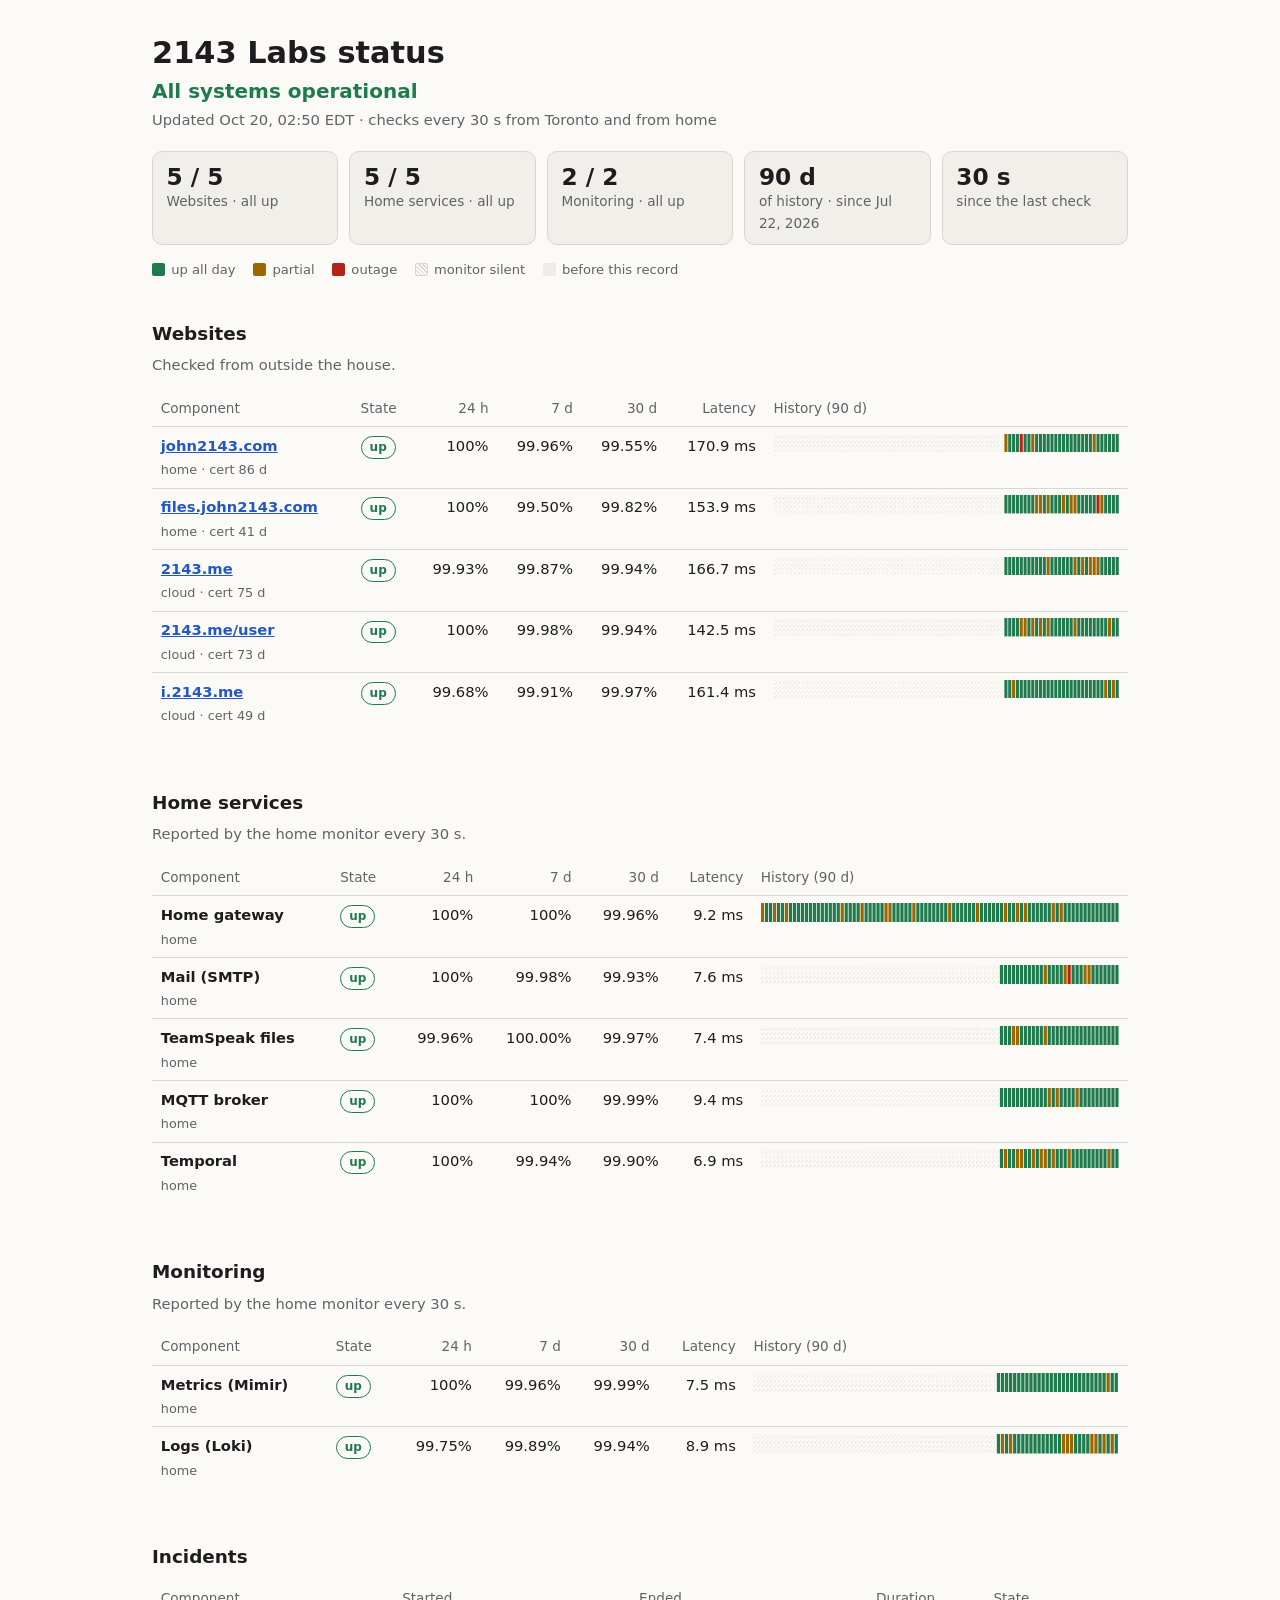
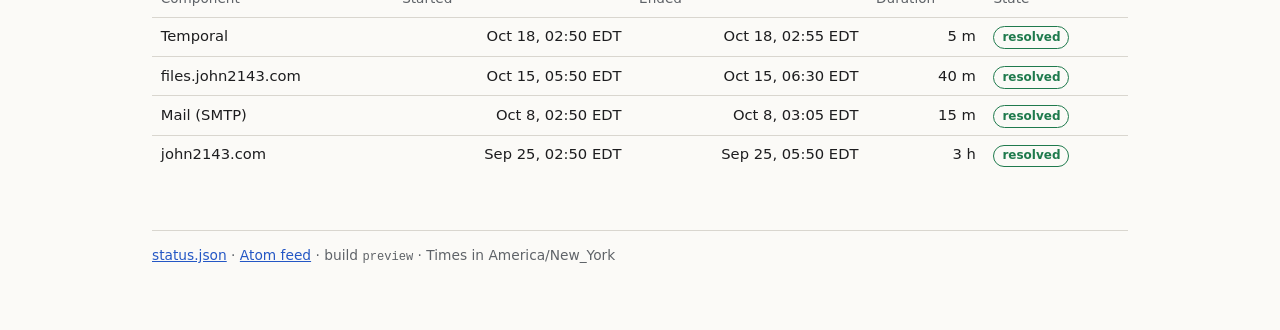
<file: designs/live-normal.html>
<!doctype html>
<html lang="en"><head><meta charset="utf-8"><meta name="viewport" content="width=device-width, initial-scale=1"><meta http-equiv="refresh" content="60"><meta name="color-scheme" content="light dark"><title>2143 Labs status</title><link rel="alternate" type="application/atom+xml" href="/feed.xml"><style>:root{--bg:#fbfaf7;--fg:#1d1d1f;--muted:#5f6368;--line:#d9d6cf;--panel:#f1efe9;--accent:#2457c5;--up:#1f7a4d;--degraded:#9a6700;--down:#b42318;--none:var(--line)}
@media (prefers-color-scheme:dark){:root{--bg:#141517;--fg:#e6e6e3;--muted:#a3a3a0;--line:#34363b;--panel:#1c1e22;--accent:#7aa2ff;--up:#5cc28e;--degraded:#d4a72c;--down:#f97066}}
*{box-sizing:border-box}
body{margin:0;background:var(--bg);color:var(--fg);font:16px/1.6 system-ui,-apple-system,"Segoe UI",Roboto,sans-serif}
main{max-width:64rem;margin:0 auto;padding:2.2rem 1.5rem 4rem}
h1{font-size:1.9rem;line-height:1.2;margin:0 0 .2rem}
h2{font-size:1.15rem;margin:2.4rem 0 .3rem}
a{color:var(--accent)}
code{font-family:ui-monospace,Menlo,Consolas,monospace;font-size:.88em}
.headline{font-size:1.25rem;font-weight:600;margin:.1rem 0}
.headline.ok{color:var(--up)}.headline.warn{color:var(--degraded)}.headline.bad{color:var(--down)}
.meta,.note{color:var(--muted);font-size:.92rem;margin:.1rem 0 .6rem}
.cards{display:grid;grid-template-columns:repeat(auto-fit,minmax(9.5rem,1fr));gap:.7rem;margin:1.2rem 0 0}
.cards div{border:1px solid var(--line);border-radius:10px;background:var(--panel);padding:.6rem .85rem;font-size:.85rem;color:var(--muted)}
.cards b{display:block;font-size:1.45rem;line-height:1.25;color:var(--fg);font-variant-numeric:tabular-nums;font-weight:650}
.cards .warn b{color:var(--degraded)}.cards .bad b{color:var(--down)}
.legend{display:flex;flex-wrap:wrap;gap:.4rem 1.1rem;align-items:center;font-size:.82rem;color:var(--muted);margin:.9rem 0 .2rem}
.legend span{display:inline-flex;align-items:center;gap:.4rem}
.sw{display:inline-block;width:.8rem;height:.8rem;border-radius:2px}
.sw.ok{background:var(--up)}.sw.minor{background:var(--degraded)}.sw.major{background:var(--down)}
.sw.pre{background:color-mix(in srgb,var(--none) 40%,transparent)}
.sw.none{background:repeating-linear-gradient(45deg,var(--line) 0 1px,transparent 1px 3px);border:1px solid var(--line)}
.banner{border-left:4px solid var(--degraded);background:var(--panel);padding:.6rem .9rem;border-radius:0 8px 8px 0;margin:1rem 0 0;font-size:.93rem}
.banner.bad{border-color:var(--down)}
.tw{overflow-x:auto}
table{border-collapse:collapse;width:100%;font-size:.92rem;margin:.3rem 0 1rem}
th,td{text-align:left;padding:.42rem .55rem;border-bottom:1px solid var(--line);vertical-align:top}
th{color:var(--muted);font-weight:500;font-size:.85rem;white-space:nowrap}
tbody tr:last-child td{border-bottom:none}
.num{font-variant-numeric:tabular-nums;white-space:nowrap;text-align:right}
.nm{font-weight:600;display:block}
.sub{color:var(--muted);font-size:.8rem}
.pill{display:inline-block;font-size:.75rem;font-weight:600;padding:.05rem .5rem;border-radius:999px;border:1px solid currentColor;white-space:nowrap}
.pill.ok{color:var(--up)}.pill.warn{color:var(--degraded)}.pill.bad{color:var(--down)}.pill.muted{color:var(--muted)}
svg.bars{width:100%;min-width:11rem;height:auto;display:block}
svg.defs{position:absolute;width:0;height:0;margin:0}
#hatch line{stroke:var(--line);stroke-width:1.2}
.b-pre{fill:color-mix(in srgb,var(--none) 40%,transparent)}
.b-none{fill:url(#hatch)}
.b-ok{fill:var(--up)}.b-minor{fill:var(--degraded)}.b-major{fill:var(--down)}
footer{margin-top:2.5rem;border-top:1px solid var(--line);padding-top:.8rem;color:var(--muted);font-size:.86rem}
</style></head><body><main><svg class="defs" aria-hidden="true"><defs><rect id="bar" width="4" height="24"/><pattern id="hatch" width="4" height="4" patternUnits="userSpaceOnUse" patternTransform="rotate(45)"><line x1="0" y1="0" x2="0" y2="4"/></pattern></defs></svg><h1>2143 Labs status</h1><p class="headline ok">All systems operational</p><p class="meta">Updated Oct 20, 02:50 EDT · checks every 30 s from Toronto and from home</p><div class="cards"><div class=""><b>5 / 5</b>Websites · all up</div><div class=""><b>5 / 5</b>Home services · all up</div><div class=""><b>2 / 2</b>Monitoring · all up</div><div><b>90 d</b>of history · since Jul 22, 2026</div><div><b>30 s</b>since the last check</div></div><p class="legend"><span><i class="sw ok"></i>up all day</span><span><i class="sw minor"></i>partial</span><span><i class="sw major"></i>outage</span><span><i class="sw none"></i>monitor silent</span><span><i class="sw pre"></i>before this record</span></p><section><h2>Websites</h2><p class="note">Checked from outside the house.</p><div class="tw"><table><thead><tr><th>Component</th><th>State</th><th class="num">24 h</th><th class="num">7 d</th><th class="num">30 d</th><th class="num">Latency</th><th>History (90 d)</th></tr></thead><tbody><tr><td><span class="nm"><a href="https://john2143.com">john2143.com</a></span><span class="sub">home · cert 86 d</span></td><td><span class="pill ok">up</span></td><td class="num">100%</td><td class="num">99.96%</td><td class="num">99.55%</td><td class="num">170.9 ms</td><td><svg class="bars" viewBox="0 0 450 24" role="img" aria-label="john2143.com: 90-day uptime 99.55%"><use href="#bar" x="0" class="b-none"><title>Jul 23: not reported</title></use><use href="#bar" x="5" class="b-none"><title>Jul 24: not reported</title></use><use href="#bar" x="10" class="b-none"><title>Jul 25: not reported</title></use><use href="#bar" x="15" class="b-none"><title>Jul 26: not reported</title></use><use href="#bar" x="20" class="b-none"><title>Jul 27: not reported</title></use><use href="#bar" x="25" class="b-none"><title>Jul 28: not reported</title></use><use href="#bar" x="30" class="b-none"><title>Jul 29: not reported</title></use><use href="#bar" x="35" class="b-none"><title>Jul 30: not reported</title></use><use href="#bar" x="40" class="b-none"><title>Jul 31: not reported</title></use><use href="#bar" x="45" class="b-none"><title>Aug 1: not reported</title></use><use href="#bar" x="50" class="b-none"><title>Aug 2: not reported</title></use><use href="#bar" x="55" class="b-none"><title>Aug 3: not reported</title></use><use href="#bar" x="60" class="b-none"><title>Aug 4: not reported</title></use><use href="#bar" x="65" class="b-none"><title>Aug 5: not reported</title></use><use href="#bar" x="70" class="b-none"><title>Aug 6: not reported</title></use><use href="#bar" x="75" class="b-none"><title>Aug 7: not reported</title></use><use href="#bar" x="80" class="b-none"><title>Aug 8: not reported</title></use><use href="#bar" x="85" class="b-none"><title>Aug 9: not reported</title></use><use href="#bar" x="90" class="b-none"><title>Aug 10: not reported</title></use><use href="#bar" x="95" class="b-none"><title>Aug 11: not reported</title></use><use href="#bar" x="100" class="b-none"><title>Aug 12: not reported</title></use><use href="#bar" x="105" class="b-none"><title>Aug 13: not reported</title></use><use href="#bar" x="110" class="b-none"><title>Aug 14: not reported</title></use><use href="#bar" x="115" class="b-none"><title>Aug 15: not reported</title></use><use href="#bar" x="120" class="b-none"><title>Aug 16: not reported</title></use><use href="#bar" x="125" class="b-none"><title>Aug 17: not reported</title></use><use href="#bar" x="130" class="b-none"><title>Aug 18: not reported</title></use><use href="#bar" x="135" class="b-none"><title>Aug 19: not reported</title></use><use href="#bar" x="140" class="b-none"><title>Aug 20: not reported</title></use><use href="#bar" x="145" class="b-none"><title>Aug 21: not reported</title></use><use href="#bar" x="150" class="b-none"><title>Aug 22: not reported</title></use><use href="#bar" x="155" class="b-none"><title>Aug 23: not reported</title></use><use href="#bar" x="160" class="b-none"><title>Aug 24: not reported</title></use><use href="#bar" x="165" class="b-none"><title>Aug 25: not reported</title></use><use href="#bar" x="170" class="b-none"><title>Aug 26: not reported</title></use><use href="#bar" x="175" class="b-none"><title>Aug 27: not reported</title></use><use href="#bar" x="180" class="b-none"><title>Aug 28: not reported</title></use><use href="#bar" x="185" class="b-none"><title>Aug 29: not reported</title></use><use href="#bar" x="190" class="b-none"><title>Aug 30: not reported</title></use><use href="#bar" x="195" class="b-none"><title>Aug 31: not reported</title></use><use href="#bar" x="200" class="b-none"><title>Sep 1: not reported</title></use><use href="#bar" x="205" class="b-none"><title>Sep 2: not reported</title></use><use href="#bar" x="210" class="b-none"><title>Sep 3: not reported</title></use><use href="#bar" x="215" class="b-none"><title>Sep 4: not reported</title></use><use href="#bar" x="220" class="b-none"><title>Sep 5: not reported</title></use><use href="#bar" x="225" class="b-none"><title>Sep 6: not reported</title></use><use href="#bar" x="230" class="b-none"><title>Sep 7: not reported</title></use><use href="#bar" x="235" class="b-none"><title>Sep 8: not reported</title></use><use href="#bar" x="240" class="b-none"><title>Sep 9: not reported</title></use><use href="#bar" x="245" class="b-none"><title>Sep 10: not reported</title></use><use href="#bar" x="250" class="b-none"><title>Sep 11: not reported</title></use><use href="#bar" x="255" class="b-none"><title>Sep 12: not reported</title></use><use href="#bar" x="260" class="b-none"><title>Sep 13: not reported</title></use><use href="#bar" x="265" class="b-none"><title>Sep 14: not reported</title></use><use href="#bar" x="270" class="b-none"><title>Sep 15: not reported</title></use><use href="#bar" x="275" class="b-none"><title>Sep 16: not reported</title></use><use href="#bar" x="280" class="b-none"><title>Sep 17: not reported</title></use><use href="#bar" x="285" class="b-none"><title>Sep 18: not reported</title></use><use href="#bar" x="290" class="b-none"><title>Sep 19: not reported</title></use><use href="#bar" x="295" class="b-none"><title>Sep 20: not reported</title></use><use href="#bar" x="300" class="b-minor"><title>Sep 21: 99.77%</title></use><use href="#bar" x="305" class="b-ok"><title>Sep 22: 100%</title></use><use href="#bar" x="310" class="b-ok"><title>Sep 23: 100%</title></use><use href="#bar" x="315" class="b-ok"><title>Sep 24: 100%</title></use><use href="#bar" x="320" class="b-major"><title>Sep 25: 87.50%</title></use><use href="#bar" x="325" class="b-ok"><title>Sep 26: 100%</title></use><use href="#bar" x="330" class="b-ok"><title>Sep 27: 100%</title></use><use href="#bar" x="335" class="b-minor"><title>Sep 28: 99.90%</title></use><use href="#bar" x="340" class="b-ok"><title>Sep 29: 100%</title></use><use href="#bar" x="345" class="b-ok"><title>Sep 30: 100%</title></use><use href="#bar" x="350" class="b-ok"><title>Oct 1: 100%</title></use><use href="#bar" x="355" class="b-ok"><title>Oct 2: 100%</title></use><use href="#bar" x="360" class="b-ok"><title>Oct 3: 100%</title></use><use href="#bar" x="365" class="b-ok"><title>Oct 4: 100%</title></use><use href="#bar" x="370" class="b-ok"><title>Oct 5: 100%</title></use><use href="#bar" x="375" class="b-ok"><title>Oct 6: 100%</title></use><use href="#bar" x="380" class="b-ok"><title>Oct 7: 100%</title></use><use href="#bar" x="385" class="b-ok"><title>Oct 8: 100%</title></use><use href="#bar" x="390" class="b-ok"><title>Oct 9: 100%</title></use><use href="#bar" x="395" class="b-ok"><title>Oct 10: 100%</title></use><use href="#bar" x="400" class="b-ok"><title>Oct 11: 100%</title></use><use href="#bar" x="405" class="b-ok"><title>Oct 12: 100%</title></use><use href="#bar" x="410" class="b-ok"><title>Oct 13: 100%</title></use><use href="#bar" x="415" class="b-minor"><title>Oct 14: 99.72%</title></use><use href="#bar" x="420" class="b-ok"><title>Oct 15: 100%</title></use><use href="#bar" x="425" class="b-ok"><title>Oct 16: 100%</title></use><use href="#bar" x="430" class="b-ok"><title>Oct 17: 100%</title></use><use href="#bar" x="435" class="b-ok"><title>Oct 18: 100%</title></use><use href="#bar" x="440" class="b-ok"><title>Oct 19: 100%</title></use><use href="#bar" x="445" class="b-ok"><title>Oct 20: 100%</title></use></svg></td></tr><tr><td><span class="nm"><a href="https://files.john2143.com">files.john2143.com</a></span><span class="sub">home · cert 41 d</span></td><td><span class="pill ok">up</span></td><td class="num">100%</td><td class="num">99.50%</td><td class="num">99.82%</td><td class="num">153.9 ms</td><td><svg class="bars" viewBox="0 0 450 24" role="img" aria-label="files.john2143.com: 90-day uptime 99.82%"><use href="#bar" x="0" class="b-none"><title>Jul 23: not reported</title></use><use href="#bar" x="5" class="b-none"><title>Jul 24: not reported</title></use><use href="#bar" x="10" class="b-none"><title>Jul 25: not reported</title></use><use href="#bar" x="15" class="b-none"><title>Jul 26: not reported</title></use><use href="#bar" x="20" class="b-none"><title>Jul 27: not reported</title></use><use href="#bar" x="25" class="b-none"><title>Jul 28: not reported</title></use><use href="#bar" x="30" class="b-none"><title>Jul 29: not reported</title></use><use href="#bar" x="35" class="b-none"><title>Jul 30: not reported</title></use><use href="#bar" x="40" class="b-none"><title>Jul 31: not reported</title></use><use href="#bar" x="45" class="b-none"><title>Aug 1: not reported</title></use><use href="#bar" x="50" class="b-none"><title>Aug 2: not reported</title></use><use href="#bar" x="55" class="b-none"><title>Aug 3: not reported</title></use><use href="#bar" x="60" class="b-none"><title>Aug 4: not reported</title></use><use href="#bar" x="65" class="b-none"><title>Aug 5: not reported</title></use><use href="#bar" x="70" class="b-none"><title>Aug 6: not reported</title></use><use href="#bar" x="75" class="b-none"><title>Aug 7: not reported</title></use><use href="#bar" x="80" class="b-none"><title>Aug 8: not reported</title></use><use href="#bar" x="85" class="b-none"><title>Aug 9: not reported</title></use><use href="#bar" x="90" class="b-none"><title>Aug 10: not reported</title></use><use href="#bar" x="95" class="b-none"><title>Aug 11: not reported</title></use><use href="#bar" x="100" class="b-none"><title>Aug 12: not reported</title></use><use href="#bar" x="105" class="b-none"><title>Aug 13: not reported</title></use><use href="#bar" x="110" class="b-none"><title>Aug 14: not reported</title></use><use href="#bar" x="115" class="b-none"><title>Aug 15: not reported</title></use><use href="#bar" x="120" class="b-none"><title>Aug 16: not reported</title></use><use href="#bar" x="125" class="b-none"><title>Aug 17: not reported</title></use><use href="#bar" x="130" class="b-none"><title>Aug 18: not reported</title></use><use href="#bar" x="135" class="b-none"><title>Aug 19: not reported</title></use><use href="#bar" x="140" class="b-none"><title>Aug 20: not reported</title></use><use href="#bar" x="145" class="b-none"><title>Aug 21: not reported</title></use><use href="#bar" x="150" class="b-none"><title>Aug 22: not reported</title></use><use href="#bar" x="155" class="b-none"><title>Aug 23: not reported</title></use><use href="#bar" x="160" class="b-none"><title>Aug 24: not reported</title></use><use href="#bar" x="165" class="b-none"><title>Aug 25: not reported</title></use><use href="#bar" x="170" class="b-none"><title>Aug 26: not reported</title></use><use href="#bar" x="175" class="b-none"><title>Aug 27: not reported</title></use><use href="#bar" x="180" class="b-none"><title>Aug 28: not reported</title></use><use href="#bar" x="185" class="b-none"><title>Aug 29: not reported</title></use><use href="#bar" x="190" class="b-none"><title>Aug 30: not reported</title></use><use href="#bar" x="195" class="b-none"><title>Aug 31: not reported</title></use><use href="#bar" x="200" class="b-none"><title>Sep 1: not reported</title></use><use href="#bar" x="205" class="b-none"><title>Sep 2: not reported</title></use><use href="#bar" x="210" class="b-none"><title>Sep 3: not reported</title></use><use href="#bar" x="215" class="b-none"><title>Sep 4: not reported</title></use><use href="#bar" x="220" class="b-none"><title>Sep 5: not reported</title></use><use href="#bar" x="225" class="b-none"><title>Sep 6: not reported</title></use><use href="#bar" x="230" class="b-none"><title>Sep 7: not reported</title></use><use href="#bar" x="235" class="b-none"><title>Sep 8: not reported</title></use><use href="#bar" x="240" class="b-none"><title>Sep 9: not reported</title></use><use href="#bar" x="245" class="b-none"><title>Sep 10: not reported</title></use><use href="#bar" x="250" class="b-none"><title>Sep 11: not reported</title></use><use href="#bar" x="255" class="b-none"><title>Sep 12: not reported</title></use><use href="#bar" x="260" class="b-none"><title>Sep 13: not reported</title></use><use href="#bar" x="265" class="b-none"><title>Sep 14: not reported</title></use><use href="#bar" x="270" class="b-none"><title>Sep 15: not reported</title></use><use href="#bar" x="275" class="b-none"><title>Sep 16: not reported</title></use><use href="#bar" x="280" class="b-none"><title>Sep 17: not reported</title></use><use href="#bar" x="285" class="b-none"><title>Sep 18: not reported</title></use><use href="#bar" x="290" class="b-none"><title>Sep 19: not reported</title></use><use href="#bar" x="295" class="b-none"><title>Sep 20: not reported</title></use><use href="#bar" x="300" class="b-ok"><title>Sep 21: 100%</title></use><use href="#bar" x="305" class="b-ok"><title>Sep 22: 100%</title></use><use href="#bar" x="310" class="b-ok"><title>Sep 23: 100%</title></use><use href="#bar" x="315" class="b-ok"><title>Sep 24: 100%</title></use><use href="#bar" x="320" class="b-ok"><title>Sep 25: 99.97%</title></use><use href="#bar" x="325" class="b-ok"><title>Sep 26: 100%</title></use><use href="#bar" x="330" class="b-ok"><title>Sep 27: 100%</title></use><use href="#bar" x="335" class="b-ok"><title>Sep 28: 100%</title></use><use href="#bar" x="340" class="b-minor"><title>Sep 29: 99.65%</title></use><use href="#bar" x="345" class="b-minor"><title>Sep 30: 99.76%</title></use><use href="#bar" x="350" class="b-ok"><title>Oct 1: 100%</title></use><use href="#bar" x="355" class="b-minor"><title>Oct 2: 99.79%</title></use><use href="#bar" x="360" class="b-ok"><title>Oct 3: 100%</title></use><use href="#bar" x="365" class="b-ok"><title>Oct 4: 100%</title></use><use href="#bar" x="370" class="b-ok"><title>Oct 5: 100%</title></use><use href="#bar" x="375" class="b-minor"><title>Oct 6: 99.72%</title></use><use href="#bar" x="380" class="b-ok"><title>Oct 7: 100%</title></use><use href="#bar" x="385" class="b-minor"><title>Oct 8: 99.72%</title></use><use href="#bar" x="390" class="b-minor"><title>Oct 9: 99.83%</title></use><use href="#bar" x="395" class="b-ok"><title>Oct 10: 99.97%</title></use><use href="#bar" x="400" class="b-ok"><title>Oct 11: 100%</title></use><use href="#bar" x="405" class="b-ok"><title>Oct 12: 100%</title></use><use href="#bar" x="410" class="b-ok"><title>Oct 13: 100%</title></use><use href="#bar" x="415" class="b-ok"><title>Oct 14: 100%</title></use><use href="#bar" x="420" class="b-major"><title>Oct 15: 96.88%</title></use><use href="#bar" x="425" class="b-minor"><title>Oct 16: 99.62%</title></use><use href="#bar" x="430" class="b-ok"><title>Oct 17: 100%</title></use><use href="#bar" x="435" class="b-ok"><title>Oct 18: 100%</title></use><use href="#bar" x="440" class="b-ok"><title>Oct 19: 100%</title></use><use href="#bar" x="445" class="b-ok"><title>Oct 20: 100%</title></use></svg></td></tr><tr><td><span class="nm"><a href="https://2143.me">2143.me</a></span><span class="sub">cloud · cert 75 d</span></td><td><span class="pill ok">up</span></td><td class="num">99.93%</td><td class="num">99.87%</td><td class="num">99.94%</td><td class="num">166.7 ms</td><td><svg class="bars" viewBox="0 0 450 24" role="img" aria-label="2143.me: 90-day uptime 99.94%"><use href="#bar" x="0" class="b-none"><title>Jul 23: not reported</title></use><use href="#bar" x="5" class="b-none"><title>Jul 24: not reported</title></use><use href="#bar" x="10" class="b-none"><title>Jul 25: not reported</title></use><use href="#bar" x="15" class="b-none"><title>Jul 26: not reported</title></use><use href="#bar" x="20" class="b-none"><title>Jul 27: not reported</title></use><use href="#bar" x="25" class="b-none"><title>Jul 28: not reported</title></use><use href="#bar" x="30" class="b-none"><title>Jul 29: not reported</title></use><use href="#bar" x="35" class="b-none"><title>Jul 30: not reported</title></use><use href="#bar" x="40" class="b-none"><title>Jul 31: not reported</title></use><use href="#bar" x="45" class="b-none"><title>Aug 1: not reported</title></use><use href="#bar" x="50" class="b-none"><title>Aug 2: not reported</title></use><use href="#bar" x="55" class="b-none"><title>Aug 3: not reported</title></use><use href="#bar" x="60" class="b-none"><title>Aug 4: not reported</title></use><use href="#bar" x="65" class="b-none"><title>Aug 5: not reported</title></use><use href="#bar" x="70" class="b-none"><title>Aug 6: not reported</title></use><use href="#bar" x="75" class="b-none"><title>Aug 7: not reported</title></use><use href="#bar" x="80" class="b-none"><title>Aug 8: not reported</title></use><use href="#bar" x="85" class="b-none"><title>Aug 9: not reported</title></use><use href="#bar" x="90" class="b-none"><title>Aug 10: not reported</title></use><use href="#bar" x="95" class="b-none"><title>Aug 11: not reported</title></use><use href="#bar" x="100" class="b-none"><title>Aug 12: not reported</title></use><use href="#bar" x="105" class="b-none"><title>Aug 13: not reported</title></use><use href="#bar" x="110" class="b-none"><title>Aug 14: not reported</title></use><use href="#bar" x="115" class="b-none"><title>Aug 15: not reported</title></use><use href="#bar" x="120" class="b-none"><title>Aug 16: not reported</title></use><use href="#bar" x="125" class="b-none"><title>Aug 17: not reported</title></use><use href="#bar" x="130" class="b-none"><title>Aug 18: not reported</title></use><use href="#bar" x="135" class="b-none"><title>Aug 19: not reported</title></use><use href="#bar" x="140" class="b-none"><title>Aug 20: not reported</title></use><use href="#bar" x="145" class="b-none"><title>Aug 21: not reported</title></use><use href="#bar" x="150" class="b-none"><title>Aug 22: not reported</title></use><use href="#bar" x="155" class="b-none"><title>Aug 23: not reported</title></use><use href="#bar" x="160" class="b-none"><title>Aug 24: not reported</title></use><use href="#bar" x="165" class="b-none"><title>Aug 25: not reported</title></use><use href="#bar" x="170" class="b-none"><title>Aug 26: not reported</title></use><use href="#bar" x="175" class="b-none"><title>Aug 27: not reported</title></use><use href="#bar" x="180" class="b-none"><title>Aug 28: not reported</title></use><use href="#bar" x="185" class="b-none"><title>Aug 29: not reported</title></use><use href="#bar" x="190" class="b-none"><title>Aug 30: not reported</title></use><use href="#bar" x="195" class="b-none"><title>Aug 31: not reported</title></use><use href="#bar" x="200" class="b-none"><title>Sep 1: not reported</title></use><use href="#bar" x="205" class="b-none"><title>Sep 2: not reported</title></use><use href="#bar" x="210" class="b-none"><title>Sep 3: not reported</title></use><use href="#bar" x="215" class="b-none"><title>Sep 4: not reported</title></use><use href="#bar" x="220" class="b-none"><title>Sep 5: not reported</title></use><use href="#bar" x="225" class="b-none"><title>Sep 6: not reported</title></use><use href="#bar" x="230" class="b-none"><title>Sep 7: not reported</title></use><use href="#bar" x="235" class="b-none"><title>Sep 8: not reported</title></use><use href="#bar" x="240" class="b-none"><title>Sep 9: not reported</title></use><use href="#bar" x="245" class="b-none"><title>Sep 10: not reported</title></use><use href="#bar" x="250" class="b-none"><title>Sep 11: not reported</title></use><use href="#bar" x="255" class="b-none"><title>Sep 12: not reported</title></use><use href="#bar" x="260" class="b-none"><title>Sep 13: not reported</title></use><use href="#bar" x="265" class="b-none"><title>Sep 14: not reported</title></use><use href="#bar" x="270" class="b-none"><title>Sep 15: not reported</title></use><use href="#bar" x="275" class="b-none"><title>Sep 16: not reported</title></use><use href="#bar" x="280" class="b-none"><title>Sep 17: not reported</title></use><use href="#bar" x="285" class="b-none"><title>Sep 18: not reported</title></use><use href="#bar" x="290" class="b-none"><title>Sep 19: not reported</title></use><use href="#bar" x="295" class="b-none"><title>Sep 20: not reported</title></use><use href="#bar" x="300" class="b-ok"><title>Sep 21: 100%</title></use><use href="#bar" x="305" class="b-ok"><title>Sep 22: 100%</title></use><use href="#bar" x="310" class="b-ok"><title>Sep 23: 100%</title></use><use href="#bar" x="315" class="b-ok"><title>Sep 24: 100%</title></use><use href="#bar" x="320" class="b-ok"><title>Sep 25: 100%</title></use><use href="#bar" x="325" class="b-ok"><title>Sep 26: 100%</title></use><use href="#bar" x="330" class="b-ok"><title>Sep 27: 100%</title></use><use href="#bar" x="335" class="b-ok"><title>Sep 28: 100%</title></use><use href="#bar" x="340" class="b-ok"><title>Sep 29: 100%</title></use><use href="#bar" x="345" class="b-ok"><title>Sep 30: 100%</title></use><use href="#bar" x="350" class="b-ok"><title>Oct 1: 100%</title></use><use href="#bar" x="355" class="b-minor"><title>Oct 2: 99.79%</title></use><use href="#bar" x="360" class="b-ok"><title>Oct 3: 100%</title></use><use href="#bar" x="365" class="b-ok"><title>Oct 4: 100%</title></use><use href="#bar" x="370" class="b-ok"><title>Oct 5: 100%</title></use><use href="#bar" x="375" class="b-ok"><title>Oct 6: 100%</title></use><use href="#bar" x="380" class="b-ok"><title>Oct 7: 99.93%</title></use><use href="#bar" x="385" class="b-ok"><title>Oct 8: 100%</title></use><use href="#bar" x="390" class="b-minor"><title>Oct 9: 99.86%</title></use><use href="#bar" x="395" class="b-ok"><title>Oct 10: 100%</title></use><use href="#bar" x="400" class="b-minor"><title>Oct 11: 99.65%</title></use><use href="#bar" x="405" class="b-ok"><title>Oct 12: 100%</title></use><use href="#bar" x="410" class="b-minor"><title>Oct 13: 99.86%</title></use><use href="#bar" x="415" class="b-minor"><title>Oct 14: 99.65%</title></use><use href="#bar" x="420" class="b-minor"><title>Oct 15: 99.65%</title></use><use href="#bar" x="425" class="b-ok"><title>Oct 16: 100%</title></use><use href="#bar" x="430" class="b-ok"><title>Oct 17: 100%</title></use><use href="#bar" x="435" class="b-ok"><title>Oct 18: 100%</title></use><use href="#bar" x="440" class="b-ok"><title>Oct 19: 99.93%</title></use><use href="#bar" x="445" class="b-ok"><title>Oct 20: 100%</title></use></svg></td></tr><tr><td><span class="nm"><a href="https://2143.me/user">2143.me/user</a></span><span class="sub">cloud · cert 73 d</span></td><td><span class="pill ok">up</span></td><td class="num">100%</td><td class="num">99.98%</td><td class="num">99.94%</td><td class="num">142.5 ms</td><td><svg class="bars" viewBox="0 0 450 24" role="img" aria-label="2143.me/user: 90-day uptime 99.94%"><use href="#bar" x="0" class="b-none"><title>Jul 23: not reported</title></use><use href="#bar" x="5" class="b-none"><title>Jul 24: not reported</title></use><use href="#bar" x="10" class="b-none"><title>Jul 25: not reported</title></use><use href="#bar" x="15" class="b-none"><title>Jul 26: not reported</title></use><use href="#bar" x="20" class="b-none"><title>Jul 27: not reported</title></use><use href="#bar" x="25" class="b-none"><title>Jul 28: not reported</title></use><use href="#bar" x="30" class="b-none"><title>Jul 29: not reported</title></use><use href="#bar" x="35" class="b-none"><title>Jul 30: not reported</title></use><use href="#bar" x="40" class="b-none"><title>Jul 31: not reported</title></use><use href="#bar" x="45" class="b-none"><title>Aug 1: not reported</title></use><use href="#bar" x="50" class="b-none"><title>Aug 2: not reported</title></use><use href="#bar" x="55" class="b-none"><title>Aug 3: not reported</title></use><use href="#bar" x="60" class="b-none"><title>Aug 4: not reported</title></use><use href="#bar" x="65" class="b-none"><title>Aug 5: not reported</title></use><use href="#bar" x="70" class="b-none"><title>Aug 6: not reported</title></use><use href="#bar" x="75" class="b-none"><title>Aug 7: not reported</title></use><use href="#bar" x="80" class="b-none"><title>Aug 8: not reported</title></use><use href="#bar" x="85" class="b-none"><title>Aug 9: not reported</title></use><use href="#bar" x="90" class="b-none"><title>Aug 10: not reported</title></use><use href="#bar" x="95" class="b-none"><title>Aug 11: not reported</title></use><use href="#bar" x="100" class="b-none"><title>Aug 12: not reported</title></use><use href="#bar" x="105" class="b-none"><title>Aug 13: not reported</title></use><use href="#bar" x="110" class="b-none"><title>Aug 14: not reported</title></use><use href="#bar" x="115" class="b-none"><title>Aug 15: not reported</title></use><use href="#bar" x="120" class="b-none"><title>Aug 16: not reported</title></use><use href="#bar" x="125" class="b-none"><title>Aug 17: not reported</title></use><use href="#bar" x="130" class="b-none"><title>Aug 18: not reported</title></use><use href="#bar" x="135" class="b-none"><title>Aug 19: not reported</title></use><use href="#bar" x="140" class="b-none"><title>Aug 20: not reported</title></use><use href="#bar" x="145" class="b-none"><title>Aug 21: not reported</title></use><use href="#bar" x="150" class="b-none"><title>Aug 22: not reported</title></use><use href="#bar" x="155" class="b-none"><title>Aug 23: not reported</title></use><use href="#bar" x="160" class="b-none"><title>Aug 24: not reported</title></use><use href="#bar" x="165" class="b-none"><title>Aug 25: not reported</title></use><use href="#bar" x="170" class="b-none"><title>Aug 26: not reported</title></use><use href="#bar" x="175" class="b-none"><title>Aug 27: not reported</title></use><use href="#bar" x="180" class="b-none"><title>Aug 28: not reported</title></use><use href="#bar" x="185" class="b-none"><title>Aug 29: not reported</title></use><use href="#bar" x="190" class="b-none"><title>Aug 30: not reported</title></use><use href="#bar" x="195" class="b-none"><title>Aug 31: not reported</title></use><use href="#bar" x="200" class="b-none"><title>Sep 1: not reported</title></use><use href="#bar" x="205" class="b-none"><title>Sep 2: not reported</title></use><use href="#bar" x="210" class="b-none"><title>Sep 3: not reported</title></use><use href="#bar" x="215" class="b-none"><title>Sep 4: not reported</title></use><use href="#bar" x="220" class="b-none"><title>Sep 5: not reported</title></use><use href="#bar" x="225" class="b-none"><title>Sep 6: not reported</title></use><use href="#bar" x="230" class="b-none"><title>Sep 7: not reported</title></use><use href="#bar" x="235" class="b-none"><title>Sep 8: not reported</title></use><use href="#bar" x="240" class="b-none"><title>Sep 9: not reported</title></use><use href="#bar" x="245" class="b-none"><title>Sep 10: not reported</title></use><use href="#bar" x="250" class="b-none"><title>Sep 11: not reported</title></use><use href="#bar" x="255" class="b-none"><title>Sep 12: not reported</title></use><use href="#bar" x="260" class="b-none"><title>Sep 13: not reported</title></use><use href="#bar" x="265" class="b-none"><title>Sep 14: not reported</title></use><use href="#bar" x="270" class="b-none"><title>Sep 15: not reported</title></use><use href="#bar" x="275" class="b-none"><title>Sep 16: not reported</title></use><use href="#bar" x="280" class="b-none"><title>Sep 17: not reported</title></use><use href="#bar" x="285" class="b-none"><title>Sep 18: not reported</title></use><use href="#bar" x="290" class="b-none"><title>Sep 19: not reported</title></use><use href="#bar" x="295" class="b-none"><title>Sep 20: not reported</title></use><use href="#bar" x="300" class="b-ok"><title>Sep 21: 100%</title></use><use href="#bar" x="305" class="b-ok"><title>Sep 22: 100%</title></use><use href="#bar" x="310" class="b-ok"><title>Sep 23: 100%</title></use><use href="#bar" x="315" class="b-ok"><title>Sep 24: 100%</title></use><use href="#bar" x="320" class="b-minor"><title>Sep 25: 99.90%</title></use><use href="#bar" x="325" class="b-minor"><title>Sep 26: 99.65%</title></use><use href="#bar" x="330" class="b-ok"><title>Sep 27: 100%</title></use><use href="#bar" x="335" class="b-minor"><title>Sep 28: 99.65%</title></use><use href="#bar" x="340" class="b-ok"><title>Sep 29: 100%</title></use><use href="#bar" x="345" class="b-minor"><title>Sep 30: 99.65%</title></use><use href="#bar" x="350" class="b-ok"><title>Oct 1: 100%</title></use><use href="#bar" x="355" class="b-minor"><title>Oct 2: 99.72%</title></use><use href="#bar" x="360" class="b-ok"><title>Oct 3: 100%</title></use><use href="#bar" x="365" class="b-ok"><title>Oct 4: 100%</title></use><use href="#bar" x="370" class="b-ok"><title>Oct 5: 100%</title></use><use href="#bar" x="375" class="b-ok"><title>Oct 6: 100%</title></use><use href="#bar" x="380" class="b-ok"><title>Oct 7: 100%</title></use><use href="#bar" x="385" class="b-ok"><title>Oct 8: 100%</title></use><use href="#bar" x="390" class="b-minor"><title>Oct 9: 99.83%</title></use><use href="#bar" x="395" class="b-ok"><title>Oct 10: 100%</title></use><use href="#bar" x="400" class="b-ok"><title>Oct 11: 99.93%</title></use><use href="#bar" x="405" class="b-ok"><title>Oct 12: 100%</title></use><use href="#bar" x="410" class="b-ok"><title>Oct 13: 100%</title></use><use href="#bar" x="415" class="b-ok"><title>Oct 14: 100%</title></use><use href="#bar" x="420" class="b-ok"><title>Oct 15: 100%</title></use><use href="#bar" x="425" class="b-ok"><title>Oct 16: 99.97%</title></use><use href="#bar" x="430" class="b-ok"><title>Oct 17: 100%</title></use><use href="#bar" x="435" class="b-minor"><title>Oct 18: 99.90%</title></use><use href="#bar" x="440" class="b-ok"><title>Oct 19: 100%</title></use><use href="#bar" x="445" class="b-ok"><title>Oct 20: 100%</title></use></svg></td></tr><tr><td><span class="nm"><a href="https://i.2143.me">i.2143.me</a></span><span class="sub">cloud · cert 49 d</span></td><td><span class="pill ok">up</span></td><td class="num">99.68%</td><td class="num">99.91%</td><td class="num">99.97%</td><td class="num">161.4 ms</td><td><svg class="bars" viewBox="0 0 450 24" role="img" aria-label="i.2143.me: 90-day uptime 99.97%"><use href="#bar" x="0" class="b-none"><title>Jul 23: not reported</title></use><use href="#bar" x="5" class="b-none"><title>Jul 24: not reported</title></use><use href="#bar" x="10" class="b-none"><title>Jul 25: not reported</title></use><use href="#bar" x="15" class="b-none"><title>Jul 26: not reported</title></use><use href="#bar" x="20" class="b-none"><title>Jul 27: not reported</title></use><use href="#bar" x="25" class="b-none"><title>Jul 28: not reported</title></use><use href="#bar" x="30" class="b-none"><title>Jul 29: not reported</title></use><use href="#bar" x="35" class="b-none"><title>Jul 30: not reported</title></use><use href="#bar" x="40" class="b-none"><title>Jul 31: not reported</title></use><use href="#bar" x="45" class="b-none"><title>Aug 1: not reported</title></use><use href="#bar" x="50" class="b-none"><title>Aug 2: not reported</title></use><use href="#bar" x="55" class="b-none"><title>Aug 3: not reported</title></use><use href="#bar" x="60" class="b-none"><title>Aug 4: not reported</title></use><use href="#bar" x="65" class="b-none"><title>Aug 5: not reported</title></use><use href="#bar" x="70" class="b-none"><title>Aug 6: not reported</title></use><use href="#bar" x="75" class="b-none"><title>Aug 7: not reported</title></use><use href="#bar" x="80" class="b-none"><title>Aug 8: not reported</title></use><use href="#bar" x="85" class="b-none"><title>Aug 9: not reported</title></use><use href="#bar" x="90" class="b-none"><title>Aug 10: not reported</title></use><use href="#bar" x="95" class="b-none"><title>Aug 11: not reported</title></use><use href="#bar" x="100" class="b-none"><title>Aug 12: not reported</title></use><use href="#bar" x="105" class="b-none"><title>Aug 13: not reported</title></use><use href="#bar" x="110" class="b-none"><title>Aug 14: not reported</title></use><use href="#bar" x="115" class="b-none"><title>Aug 15: not reported</title></use><use href="#bar" x="120" class="b-none"><title>Aug 16: not reported</title></use><use href="#bar" x="125" class="b-none"><title>Aug 17: not reported</title></use><use href="#bar" x="130" class="b-none"><title>Aug 18: not reported</title></use><use href="#bar" x="135" class="b-none"><title>Aug 19: not reported</title></use><use href="#bar" x="140" class="b-none"><title>Aug 20: not reported</title></use><use href="#bar" x="145" class="b-none"><title>Aug 21: not reported</title></use><use href="#bar" x="150" class="b-none"><title>Aug 22: not reported</title></use><use href="#bar" x="155" class="b-none"><title>Aug 23: not reported</title></use><use href="#bar" x="160" class="b-none"><title>Aug 24: not reported</title></use><use href="#bar" x="165" class="b-none"><title>Aug 25: not reported</title></use><use href="#bar" x="170" class="b-none"><title>Aug 26: not reported</title></use><use href="#bar" x="175" class="b-none"><title>Aug 27: not reported</title></use><use href="#bar" x="180" class="b-none"><title>Aug 28: not reported</title></use><use href="#bar" x="185" class="b-none"><title>Aug 29: not reported</title></use><use href="#bar" x="190" class="b-none"><title>Aug 30: not reported</title></use><use href="#bar" x="195" class="b-none"><title>Aug 31: not reported</title></use><use href="#bar" x="200" class="b-none"><title>Sep 1: not reported</title></use><use href="#bar" x="205" class="b-none"><title>Sep 2: not reported</title></use><use href="#bar" x="210" class="b-none"><title>Sep 3: not reported</title></use><use href="#bar" x="215" class="b-none"><title>Sep 4: not reported</title></use><use href="#bar" x="220" class="b-none"><title>Sep 5: not reported</title></use><use href="#bar" x="225" class="b-none"><title>Sep 6: not reported</title></use><use href="#bar" x="230" class="b-none"><title>Sep 7: not reported</title></use><use href="#bar" x="235" class="b-none"><title>Sep 8: not reported</title></use><use href="#bar" x="240" class="b-none"><title>Sep 9: not reported</title></use><use href="#bar" x="245" class="b-none"><title>Sep 10: not reported</title></use><use href="#bar" x="250" class="b-none"><title>Sep 11: not reported</title></use><use href="#bar" x="255" class="b-none"><title>Sep 12: not reported</title></use><use href="#bar" x="260" class="b-none"><title>Sep 13: not reported</title></use><use href="#bar" x="265" class="b-none"><title>Sep 14: not reported</title></use><use href="#bar" x="270" class="b-none"><title>Sep 15: not reported</title></use><use href="#bar" x="275" class="b-none"><title>Sep 16: not reported</title></use><use href="#bar" x="280" class="b-none"><title>Sep 17: not reported</title></use><use href="#bar" x="285" class="b-none"><title>Sep 18: not reported</title></use><use href="#bar" x="290" class="b-none"><title>Sep 19: not reported</title></use><use href="#bar" x="295" class="b-none"><title>Sep 20: not reported</title></use><use href="#bar" x="300" class="b-ok"><title>Sep 21: 100%</title></use><use href="#bar" x="305" class="b-ok"><title>Sep 22: 100%</title></use><use href="#bar" x="310" class="b-minor"><title>Sep 23: 99.86%</title></use><use href="#bar" x="315" class="b-ok"><title>Sep 24: 100%</title></use><use href="#bar" x="320" class="b-ok"><title>Sep 25: 100%</title></use><use href="#bar" x="325" class="b-ok"><title>Sep 26: 100%</title></use><use href="#bar" x="330" class="b-ok"><title>Sep 27: 100%</title></use><use href="#bar" x="335" class="b-ok"><title>Sep 28: 100%</title></use><use href="#bar" x="340" class="b-ok"><title>Sep 29: 100%</title></use><use href="#bar" x="345" class="b-ok"><title>Sep 30: 100%</title></use><use href="#bar" x="350" class="b-ok"><title>Oct 1: 100%</title></use><use href="#bar" x="355" class="b-ok"><title>Oct 2: 100%</title></use><use href="#bar" x="360" class="b-ok"><title>Oct 3: 100%</title></use><use href="#bar" x="365" class="b-ok"><title>Oct 4: 99.97%</title></use><use href="#bar" x="370" class="b-ok"><title>Oct 5: 100%</title></use><use href="#bar" x="375" class="b-ok"><title>Oct 6: 100%</title></use><use href="#bar" x="380" class="b-ok"><title>Oct 7: 100%</title></use><use href="#bar" x="385" class="b-ok"><title>Oct 8: 100%</title></use><use href="#bar" x="390" class="b-ok"><title>Oct 9: 100%</title></use><use href="#bar" x="395" class="b-ok"><title>Oct 10: 100%</title></use><use href="#bar" x="400" class="b-ok"><title>Oct 11: 100%</title></use><use href="#bar" x="405" class="b-ok"><title>Oct 12: 100%</title></use><use href="#bar" x="410" class="b-ok"><title>Oct 13: 100%</title></use><use href="#bar" x="415" class="b-ok"><title>Oct 14: 100%</title></use><use href="#bar" x="420" class="b-ok"><title>Oct 15: 100%</title></use><use href="#bar" x="425" class="b-ok"><title>Oct 16: 100%</title></use><use href="#bar" x="430" class="b-minor"><title>Oct 17: 99.65%</title></use><use href="#bar" x="435" class="b-ok"><title>Oct 18: 100%</title></use><use href="#bar" x="440" class="b-minor"><title>Oct 19: 99.69%</title></use><use href="#bar" x="445" class="b-ok"><title>Oct 20: 100%</title></use></svg></td></tr></tbody></table></div></section><section><h2>Home services</h2><p class="note">Reported by the home monitor every 30 s.</p><div class="tw"><table><thead><tr><th>Component</th><th>State</th><th class="num">24 h</th><th class="num">7 d</th><th class="num">30 d</th><th class="num">Latency</th><th>History (90 d)</th></tr></thead><tbody><tr><td><span class="nm">Home gateway</span><span class="sub">home</span></td><td><span class="pill ok">up</span></td><td class="num">100%</td><td class="num">100%</td><td class="num">99.96%</td><td class="num">9.2 ms</td><td><svg class="bars" viewBox="0 0 450 24" role="img" aria-label="Home gateway: 90-day uptime 99.96%"><use href="#bar" x="0" class="b-minor"><title>Jul 23: 99.86%</title></use><use href="#bar" x="5" class="b-ok"><title>Jul 24: 100%</title></use><use href="#bar" x="10" class="b-ok"><title>Jul 25: 100%</title></use><use href="#bar" x="15" class="b-minor"><title>Jul 26: 99.86%</title></use><use href="#bar" x="20" class="b-ok"><title>Jul 27: 100%</title></use><use href="#bar" x="25" class="b-ok"><title>Jul 28: 100%</title></use><use href="#bar" x="30" class="b-minor"><title>Jul 29: 99.69%</title></use><use href="#bar" x="35" class="b-ok"><title>Jul 30: 100%</title></use><use href="#bar" x="40" class="b-ok"><title>Jul 31: 100%</title></use><use href="#bar" x="45" class="b-ok"><title>Aug 1: 100%</title></use><use href="#bar" x="50" class="b-ok"><title>Aug 2: 100%</title></use><use href="#bar" x="55" class="b-ok"><title>Aug 3: 100%</title></use><use href="#bar" x="60" class="b-ok"><title>Aug 4: 100%</title></use><use href="#bar" x="65" class="b-ok"><title>Aug 5: 100%</title></use><use href="#bar" x="70" class="b-ok"><title>Aug 6: 100%</title></use><use href="#bar" x="75" class="b-ok"><title>Aug 7: 100%</title></use><use href="#bar" x="80" class="b-ok"><title>Aug 8: 100%</title></use><use href="#bar" x="85" class="b-ok"><title>Aug 9: 100%</title></use><use href="#bar" x="90" class="b-ok"><title>Aug 10: 100%</title></use><use href="#bar" x="95" class="b-ok"><title>Aug 11: 100%</title></use><use href="#bar" x="100" class="b-minor"><title>Aug 12: 99.72%</title></use><use href="#bar" x="105" class="b-ok"><title>Aug 13: 100%</title></use><use href="#bar" x="110" class="b-ok"><title>Aug 14: 100%</title></use><use href="#bar" x="115" class="b-ok"><title>Aug 15: 100%</title></use><use href="#bar" x="120" class="b-ok"><title>Aug 16: 100%</title></use><use href="#bar" x="125" class="b-minor"><title>Aug 17: 99.72%</title></use><use href="#bar" x="130" class="b-ok"><title>Aug 18: 100%</title></use><use href="#bar" x="135" class="b-ok"><title>Aug 19: 100%</title></use><use href="#bar" x="140" class="b-ok"><title>Aug 20: 100%</title></use><use href="#bar" x="145" class="b-ok"><title>Aug 21: 100%</title></use><use href="#bar" x="150" class="b-ok"><title>Aug 22: 100%</title></use><use href="#bar" x="155" class="b-minor"><title>Aug 23: 99.83%</title></use><use href="#bar" x="160" class="b-minor"><title>Aug 24: 99.79%</title></use><use href="#bar" x="165" class="b-ok"><title>Aug 25: 100%</title></use><use href="#bar" x="170" class="b-ok"><title>Aug 26: 100%</title></use><use href="#bar" x="175" class="b-ok"><title>Aug 27: 100%</title></use><use href="#bar" x="180" class="b-ok"><title>Aug 28: 100%</title></use><use href="#bar" x="185" class="b-ok"><title>Aug 29: 100%</title></use><use href="#bar" x="190" class="b-minor"><title>Aug 30: 99.79%</title></use><use href="#bar" x="195" class="b-ok"><title>Aug 31: 100%</title></use><use href="#bar" x="200" class="b-ok"><title>Sep 1: 100%</title></use><use href="#bar" x="205" class="b-ok"><title>Sep 2: 100%</title></use><use href="#bar" x="210" class="b-ok"><title>Sep 3: 100%</title></use><use href="#bar" x="215" class="b-ok"><title>Sep 4: 100%</title></use><use href="#bar" x="220" class="b-ok"><title>Sep 5: 100%</title></use><use href="#bar" x="225" class="b-ok"><title>Sep 6: 100%</title></use><use href="#bar" x="230" class="b-ok"><title>Sep 7: 100%</title></use><use href="#bar" x="235" class="b-minor"><title>Sep 8: 99.65%</title></use><use href="#bar" x="240" class="b-ok"><title>Sep 9: 100%</title></use><use href="#bar" x="245" class="b-ok"><title>Sep 10: 100%</title></use><use href="#bar" x="250" class="b-ok"><title>Sep 11: 100%</title></use><use href="#bar" x="255" class="b-ok"><title>Sep 12: 99.93%</title></use><use href="#bar" x="260" class="b-ok"><title>Sep 13: 99.97%</title></use><use href="#bar" x="265" class="b-ok"><title>Sep 14: 100%</title></use><use href="#bar" x="270" class="b-minor"><title>Sep 15: 99.90%</title></use><use href="#bar" x="275" class="b-ok"><title>Sep 16: 99.93%</title></use><use href="#bar" x="280" class="b-ok"><title>Sep 17: 100%</title></use><use href="#bar" x="285" class="b-ok"><title>Sep 18: 100%</title></use><use href="#bar" x="290" class="b-ok"><title>Sep 19: 100%</title></use><use href="#bar" x="295" class="b-ok"><title>Sep 20: 100%</title></use><use href="#bar" x="300" class="b-ok"><title>Sep 21: 100%</title></use><use href="#bar" x="305" class="b-minor"><title>Sep 22: 99.76%</title></use><use href="#bar" x="310" class="b-ok"><title>Sep 23: 100%</title></use><use href="#bar" x="315" class="b-ok"><title>Sep 24: 100%</title></use><use href="#bar" x="320" class="b-minor"><title>Sep 25: 99.83%</title></use><use href="#bar" x="325" class="b-ok"><title>Sep 26: 100%</title></use><use href="#bar" x="330" class="b-minor"><title>Sep 27: 99.83%</title></use><use href="#bar" x="335" class="b-ok"><title>Sep 28: 100%</title></use><use href="#bar" x="340" class="b-ok"><title>Sep 29: 100%</title></use><use href="#bar" x="345" class="b-ok"><title>Sep 30: 100%</title></use><use href="#bar" x="350" class="b-ok"><title>Oct 1: 99.97%</title></use><use href="#bar" x="355" class="b-ok"><title>Oct 2: 100%</title></use><use href="#bar" x="360" class="b-ok"><title>Oct 3: 100%</title></use><use href="#bar" x="365" class="b-minor"><title>Oct 4: 99.69%</title></use><use href="#bar" x="370" class="b-ok"><title>Oct 5: 100%</title></use><use href="#bar" x="375" class="b-minor"><title>Oct 6: 99.72%</title></use><use href="#bar" x="380" class="b-ok"><title>Oct 7: 100%</title></use><use href="#bar" x="385" class="b-ok"><title>Oct 8: 100%</title></use><use href="#bar" x="390" class="b-ok"><title>Oct 9: 100%</title></use><use href="#bar" x="395" class="b-ok"><title>Oct 10: 100%</title></use><use href="#bar" x="400" class="b-ok"><title>Oct 11: 100%</title></use><use href="#bar" x="405" class="b-ok"><title>Oct 12: 99.93%</title></use><use href="#bar" x="410" class="b-ok"><title>Oct 13: 100%</title></use><use href="#bar" x="415" class="b-ok"><title>Oct 14: 100%</title></use><use href="#bar" x="420" class="b-ok"><title>Oct 15: 100%</title></use><use href="#bar" x="425" class="b-ok"><title>Oct 16: 100%</title></use><use href="#bar" x="430" class="b-ok"><title>Oct 17: 100%</title></use><use href="#bar" x="435" class="b-ok"><title>Oct 18: 100%</title></use><use href="#bar" x="440" class="b-ok"><title>Oct 19: 100%</title></use><use href="#bar" x="445" class="b-ok"><title>Oct 20: 100%</title></use></svg></td></tr><tr><td><span class="nm">Mail (SMTP)</span><span class="sub">home</span></td><td><span class="pill ok">up</span></td><td class="num">100%</td><td class="num">99.98%</td><td class="num">99.93%</td><td class="num">7.6 ms</td><td><svg class="bars" viewBox="0 0 450 24" role="img" aria-label="Mail (SMTP): 90-day uptime 99.93%"><use href="#bar" x="0" class="b-none"><title>Jul 23: not reported</title></use><use href="#bar" x="5" class="b-none"><title>Jul 24: not reported</title></use><use href="#bar" x="10" class="b-none"><title>Jul 25: not reported</title></use><use href="#bar" x="15" class="b-none"><title>Jul 26: not reported</title></use><use href="#bar" x="20" class="b-none"><title>Jul 27: not reported</title></use><use href="#bar" x="25" class="b-none"><title>Jul 28: not reported</title></use><use href="#bar" x="30" class="b-none"><title>Jul 29: not reported</title></use><use href="#bar" x="35" class="b-none"><title>Jul 30: not reported</title></use><use href="#bar" x="40" class="b-none"><title>Jul 31: not reported</title></use><use href="#bar" x="45" class="b-none"><title>Aug 1: not reported</title></use><use href="#bar" x="50" class="b-none"><title>Aug 2: not reported</title></use><use href="#bar" x="55" class="b-none"><title>Aug 3: not reported</title></use><use href="#bar" x="60" class="b-none"><title>Aug 4: not reported</title></use><use href="#bar" x="65" class="b-none"><title>Aug 5: not reported</title></use><use href="#bar" x="70" class="b-none"><title>Aug 6: not reported</title></use><use href="#bar" x="75" class="b-none"><title>Aug 7: not reported</title></use><use href="#bar" x="80" class="b-none"><title>Aug 8: not reported</title></use><use href="#bar" x="85" class="b-none"><title>Aug 9: not reported</title></use><use href="#bar" x="90" class="b-none"><title>Aug 10: not reported</title></use><use href="#bar" x="95" class="b-none"><title>Aug 11: not reported</title></use><use href="#bar" x="100" class="b-none"><title>Aug 12: not reported</title></use><use href="#bar" x="105" class="b-none"><title>Aug 13: not reported</title></use><use href="#bar" x="110" class="b-none"><title>Aug 14: not reported</title></use><use href="#bar" x="115" class="b-none"><title>Aug 15: not reported</title></use><use href="#bar" x="120" class="b-none"><title>Aug 16: not reported</title></use><use href="#bar" x="125" class="b-none"><title>Aug 17: not reported</title></use><use href="#bar" x="130" class="b-none"><title>Aug 18: not reported</title></use><use href="#bar" x="135" class="b-none"><title>Aug 19: not reported</title></use><use href="#bar" x="140" class="b-none"><title>Aug 20: not reported</title></use><use href="#bar" x="145" class="b-none"><title>Aug 21: not reported</title></use><use href="#bar" x="150" class="b-none"><title>Aug 22: not reported</title></use><use href="#bar" x="155" class="b-none"><title>Aug 23: not reported</title></use><use href="#bar" x="160" class="b-none"><title>Aug 24: not reported</title></use><use href="#bar" x="165" class="b-none"><title>Aug 25: not reported</title></use><use href="#bar" x="170" class="b-none"><title>Aug 26: not reported</title></use><use href="#bar" x="175" class="b-none"><title>Aug 27: not reported</title></use><use href="#bar" x="180" class="b-none"><title>Aug 28: not reported</title></use><use href="#bar" x="185" class="b-none"><title>Aug 29: not reported</title></use><use href="#bar" x="190" class="b-none"><title>Aug 30: not reported</title></use><use href="#bar" x="195" class="b-none"><title>Aug 31: not reported</title></use><use href="#bar" x="200" class="b-none"><title>Sep 1: not reported</title></use><use href="#bar" x="205" class="b-none"><title>Sep 2: not reported</title></use><use href="#bar" x="210" class="b-none"><title>Sep 3: not reported</title></use><use href="#bar" x="215" class="b-none"><title>Sep 4: not reported</title></use><use href="#bar" x="220" class="b-none"><title>Sep 5: not reported</title></use><use href="#bar" x="225" class="b-none"><title>Sep 6: not reported</title></use><use href="#bar" x="230" class="b-none"><title>Sep 7: not reported</title></use><use href="#bar" x="235" class="b-none"><title>Sep 8: not reported</title></use><use href="#bar" x="240" class="b-none"><title>Sep 9: not reported</title></use><use href="#bar" x="245" class="b-none"><title>Sep 10: not reported</title></use><use href="#bar" x="250" class="b-none"><title>Sep 11: not reported</title></use><use href="#bar" x="255" class="b-none"><title>Sep 12: not reported</title></use><use href="#bar" x="260" class="b-none"><title>Sep 13: not reported</title></use><use href="#bar" x="265" class="b-none"><title>Sep 14: not reported</title></use><use href="#bar" x="270" class="b-none"><title>Sep 15: not reported</title></use><use href="#bar" x="275" class="b-none"><title>Sep 16: not reported</title></use><use href="#bar" x="280" class="b-none"><title>Sep 17: not reported</title></use><use href="#bar" x="285" class="b-none"><title>Sep 18: not reported</title></use><use href="#bar" x="290" class="b-none"><title>Sep 19: not reported</title></use><use href="#bar" x="295" class="b-none"><title>Sep 20: not reported</title></use><use href="#bar" x="300" class="b-ok"><title>Sep 21: 100%</title></use><use href="#bar" x="305" class="b-ok"><title>Sep 22: 100%</title></use><use href="#bar" x="310" class="b-ok"><title>Sep 23: 100%</title></use><use href="#bar" x="315" class="b-ok"><title>Sep 24: 100%</title></use><use href="#bar" x="320" class="b-ok"><title>Sep 25: 100%</title></use><use href="#bar" x="325" class="b-ok"><title>Sep 26: 100%</title></use><use href="#bar" x="330" class="b-ok"><title>Sep 27: 100%</title></use><use href="#bar" x="335" class="b-ok"><title>Sep 28: 100%</title></use><use href="#bar" x="340" class="b-ok"><title>Sep 29: 100%</title></use><use href="#bar" x="345" class="b-ok"><title>Sep 30: 100%</title></use><use href="#bar" x="350" class="b-ok"><title>Oct 1: 100%</title></use><use href="#bar" x="355" class="b-minor"><title>Oct 2: 99.65%</title></use><use href="#bar" x="360" class="b-ok"><title>Oct 3: 100%</title></use><use href="#bar" x="365" class="b-ok"><title>Oct 4: 100%</title></use><use href="#bar" x="370" class="b-ok"><title>Oct 5: 100%</title></use><use href="#bar" x="375" class="b-ok"><title>Oct 6: 100%</title></use><use href="#bar" x="380" class="b-minor"><title>Oct 7: 99.65%</title></use><use href="#bar" x="385" class="b-major"><title>Oct 8: 98.96%</title></use><use href="#bar" x="390" class="b-ok"><title>Oct 9: 100%</title></use><use href="#bar" x="395" class="b-ok"><title>Oct 10: 100%</title></use><use href="#bar" x="400" class="b-ok"><title>Oct 11: 99.93%</title></use><use href="#bar" x="405" class="b-minor"><title>Oct 12: 99.90%</title></use><use href="#bar" x="410" class="b-minor"><title>Oct 13: 99.86%</title></use><use href="#bar" x="415" class="b-ok"><title>Oct 14: 100%</title></use><use href="#bar" x="420" class="b-ok"><title>Oct 15: 100%</title></use><use href="#bar" x="425" class="b-ok"><title>Oct 16: 100%</title></use><use href="#bar" x="430" class="b-ok"><title>Oct 17: 100%</title></use><use href="#bar" x="435" class="b-ok"><title>Oct 18: 100%</title></use><use href="#bar" x="440" class="b-ok"><title>Oct 19: 100%</title></use><use href="#bar" x="445" class="b-ok"><title>Oct 20: 100%</title></use></svg></td></tr><tr><td><span class="nm">TeamSpeak files</span><span class="sub">home</span></td><td><span class="pill ok">up</span></td><td class="num">99.96%</td><td class="num">100.00%</td><td class="num">99.97%</td><td class="num">7.4 ms</td><td><svg class="bars" viewBox="0 0 450 24" role="img" aria-label="TeamSpeak files: 90-day uptime 99.97%"><use href="#bar" x="0" class="b-none"><title>Jul 23: not reported</title></use><use href="#bar" x="5" class="b-none"><title>Jul 24: not reported</title></use><use href="#bar" x="10" class="b-none"><title>Jul 25: not reported</title></use><use href="#bar" x="15" class="b-none"><title>Jul 26: not reported</title></use><use href="#bar" x="20" class="b-none"><title>Jul 27: not reported</title></use><use href="#bar" x="25" class="b-none"><title>Jul 28: not reported</title></use><use href="#bar" x="30" class="b-none"><title>Jul 29: not reported</title></use><use href="#bar" x="35" class="b-none"><title>Jul 30: not reported</title></use><use href="#bar" x="40" class="b-none"><title>Jul 31: not reported</title></use><use href="#bar" x="45" class="b-none"><title>Aug 1: not reported</title></use><use href="#bar" x="50" class="b-none"><title>Aug 2: not reported</title></use><use href="#bar" x="55" class="b-none"><title>Aug 3: not reported</title></use><use href="#bar" x="60" class="b-none"><title>Aug 4: not reported</title></use><use href="#bar" x="65" class="b-none"><title>Aug 5: not reported</title></use><use href="#bar" x="70" class="b-none"><title>Aug 6: not reported</title></use><use href="#bar" x="75" class="b-none"><title>Aug 7: not reported</title></use><use href="#bar" x="80" class="b-none"><title>Aug 8: not reported</title></use><use href="#bar" x="85" class="b-none"><title>Aug 9: not reported</title></use><use href="#bar" x="90" class="b-none"><title>Aug 10: not reported</title></use><use href="#bar" x="95" class="b-none"><title>Aug 11: not reported</title></use><use href="#bar" x="100" class="b-none"><title>Aug 12: not reported</title></use><use href="#bar" x="105" class="b-none"><title>Aug 13: not reported</title></use><use href="#bar" x="110" class="b-none"><title>Aug 14: not reported</title></use><use href="#bar" x="115" class="b-none"><title>Aug 15: not reported</title></use><use href="#bar" x="120" class="b-none"><title>Aug 16: not reported</title></use><use href="#bar" x="125" class="b-none"><title>Aug 17: not reported</title></use><use href="#bar" x="130" class="b-none"><title>Aug 18: not reported</title></use><use href="#bar" x="135" class="b-none"><title>Aug 19: not reported</title></use><use href="#bar" x="140" class="b-none"><title>Aug 20: not reported</title></use><use href="#bar" x="145" class="b-none"><title>Aug 21: not reported</title></use><use href="#bar" x="150" class="b-none"><title>Aug 22: not reported</title></use><use href="#bar" x="155" class="b-none"><title>Aug 23: not reported</title></use><use href="#bar" x="160" class="b-none"><title>Aug 24: not reported</title></use><use href="#bar" x="165" class="b-none"><title>Aug 25: not reported</title></use><use href="#bar" x="170" class="b-none"><title>Aug 26: not reported</title></use><use href="#bar" x="175" class="b-none"><title>Aug 27: not reported</title></use><use href="#bar" x="180" class="b-none"><title>Aug 28: not reported</title></use><use href="#bar" x="185" class="b-none"><title>Aug 29: not reported</title></use><use href="#bar" x="190" class="b-none"><title>Aug 30: not reported</title></use><use href="#bar" x="195" class="b-none"><title>Aug 31: not reported</title></use><use href="#bar" x="200" class="b-none"><title>Sep 1: not reported</title></use><use href="#bar" x="205" class="b-none"><title>Sep 2: not reported</title></use><use href="#bar" x="210" class="b-none"><title>Sep 3: not reported</title></use><use href="#bar" x="215" class="b-none"><title>Sep 4: not reported</title></use><use href="#bar" x="220" class="b-none"><title>Sep 5: not reported</title></use><use href="#bar" x="225" class="b-none"><title>Sep 6: not reported</title></use><use href="#bar" x="230" class="b-none"><title>Sep 7: not reported</title></use><use href="#bar" x="235" class="b-none"><title>Sep 8: not reported</title></use><use href="#bar" x="240" class="b-none"><title>Sep 9: not reported</title></use><use href="#bar" x="245" class="b-none"><title>Sep 10: not reported</title></use><use href="#bar" x="250" class="b-none"><title>Sep 11: not reported</title></use><use href="#bar" x="255" class="b-none"><title>Sep 12: not reported</title></use><use href="#bar" x="260" class="b-none"><title>Sep 13: not reported</title></use><use href="#bar" x="265" class="b-none"><title>Sep 14: not reported</title></use><use href="#bar" x="270" class="b-none"><title>Sep 15: not reported</title></use><use href="#bar" x="275" class="b-none"><title>Sep 16: not reported</title></use><use href="#bar" x="280" class="b-none"><title>Sep 17: not reported</title></use><use href="#bar" x="285" class="b-none"><title>Sep 18: not reported</title></use><use href="#bar" x="290" class="b-none"><title>Sep 19: not reported</title></use><use href="#bar" x="295" class="b-none"><title>Sep 20: not reported</title></use><use href="#bar" x="300" class="b-ok"><title>Sep 21: 100%</title></use><use href="#bar" x="305" class="b-ok"><title>Sep 22: 100%</title></use><use href="#bar" x="310" class="b-ok"><title>Sep 23: 99.93%</title></use><use href="#bar" x="315" class="b-minor"><title>Sep 24: 99.79%</title></use><use href="#bar" x="320" class="b-minor"><title>Sep 25: 99.69%</title></use><use href="#bar" x="325" class="b-ok"><title>Sep 26: 100%</title></use><use href="#bar" x="330" class="b-ok"><title>Sep 27: 99.93%</title></use><use href="#bar" x="335" class="b-ok"><title>Sep 28: 100%</title></use><use href="#bar" x="340" class="b-ok"><title>Sep 29: 100%</title></use><use href="#bar" x="345" class="b-ok"><title>Sep 30: 100%</title></use><use href="#bar" x="350" class="b-ok"><title>Oct 1: 100%</title></use><use href="#bar" x="355" class="b-minor"><title>Oct 2: 99.69%</title></use><use href="#bar" x="360" class="b-ok"><title>Oct 3: 100%</title></use><use href="#bar" x="365" class="b-ok"><title>Oct 4: 100%</title></use><use href="#bar" x="370" class="b-ok"><title>Oct 5: 100%</title></use><use href="#bar" x="375" class="b-ok"><title>Oct 6: 100%</title></use><use href="#bar" x="380" class="b-ok"><title>Oct 7: 100%</title></use><use href="#bar" x="385" class="b-ok"><title>Oct 8: 100%</title></use><use href="#bar" x="390" class="b-ok"><title>Oct 9: 100%</title></use><use href="#bar" x="395" class="b-ok"><title>Oct 10: 100%</title></use><use href="#bar" x="400" class="b-ok"><title>Oct 11: 100%</title></use><use href="#bar" x="405" class="b-ok"><title>Oct 12: 100%</title></use><use href="#bar" x="410" class="b-ok"><title>Oct 13: 100%</title></use><use href="#bar" x="415" class="b-ok"><title>Oct 14: 100%</title></use><use href="#bar" x="420" class="b-ok"><title>Oct 15: 100%</title></use><use href="#bar" x="425" class="b-ok"><title>Oct 16: 100%</title></use><use href="#bar" x="430" class="b-ok"><title>Oct 17: 100%</title></use><use href="#bar" x="435" class="b-ok"><title>Oct 18: 100%</title></use><use href="#bar" x="440" class="b-ok"><title>Oct 19: 99.97%</title></use><use href="#bar" x="445" class="b-ok"><title>Oct 20: 100%</title></use></svg></td></tr><tr><td><span class="nm">MQTT broker</span><span class="sub">home</span></td><td><span class="pill ok">up</span></td><td class="num">100%</td><td class="num">100%</td><td class="num">99.99%</td><td class="num">9.4 ms</td><td><svg class="bars" viewBox="0 0 450 24" role="img" aria-label="MQTT broker: 90-day uptime 99.99%"><use href="#bar" x="0" class="b-none"><title>Jul 23: not reported</title></use><use href="#bar" x="5" class="b-none"><title>Jul 24: not reported</title></use><use href="#bar" x="10" class="b-none"><title>Jul 25: not reported</title></use><use href="#bar" x="15" class="b-none"><title>Jul 26: not reported</title></use><use href="#bar" x="20" class="b-none"><title>Jul 27: not reported</title></use><use href="#bar" x="25" class="b-none"><title>Jul 28: not reported</title></use><use href="#bar" x="30" class="b-none"><title>Jul 29: not reported</title></use><use href="#bar" x="35" class="b-none"><title>Jul 30: not reported</title></use><use href="#bar" x="40" class="b-none"><title>Jul 31: not reported</title></use><use href="#bar" x="45" class="b-none"><title>Aug 1: not reported</title></use><use href="#bar" x="50" class="b-none"><title>Aug 2: not reported</title></use><use href="#bar" x="55" class="b-none"><title>Aug 3: not reported</title></use><use href="#bar" x="60" class="b-none"><title>Aug 4: not reported</title></use><use href="#bar" x="65" class="b-none"><title>Aug 5: not reported</title></use><use href="#bar" x="70" class="b-none"><title>Aug 6: not reported</title></use><use href="#bar" x="75" class="b-none"><title>Aug 7: not reported</title></use><use href="#bar" x="80" class="b-none"><title>Aug 8: not reported</title></use><use href="#bar" x="85" class="b-none"><title>Aug 9: not reported</title></use><use href="#bar" x="90" class="b-none"><title>Aug 10: not reported</title></use><use href="#bar" x="95" class="b-none"><title>Aug 11: not reported</title></use><use href="#bar" x="100" class="b-none"><title>Aug 12: not reported</title></use><use href="#bar" x="105" class="b-none"><title>Aug 13: not reported</title></use><use href="#bar" x="110" class="b-none"><title>Aug 14: not reported</title></use><use href="#bar" x="115" class="b-none"><title>Aug 15: not reported</title></use><use href="#bar" x="120" class="b-none"><title>Aug 16: not reported</title></use><use href="#bar" x="125" class="b-none"><title>Aug 17: not reported</title></use><use href="#bar" x="130" class="b-none"><title>Aug 18: not reported</title></use><use href="#bar" x="135" class="b-none"><title>Aug 19: not reported</title></use><use href="#bar" x="140" class="b-none"><title>Aug 20: not reported</title></use><use href="#bar" x="145" class="b-none"><title>Aug 21: not reported</title></use><use href="#bar" x="150" class="b-none"><title>Aug 22: not reported</title></use><use href="#bar" x="155" class="b-none"><title>Aug 23: not reported</title></use><use href="#bar" x="160" class="b-none"><title>Aug 24: not reported</title></use><use href="#bar" x="165" class="b-none"><title>Aug 25: not reported</title></use><use href="#bar" x="170" class="b-none"><title>Aug 26: not reported</title></use><use href="#bar" x="175" class="b-none"><title>Aug 27: not reported</title></use><use href="#bar" x="180" class="b-none"><title>Aug 28: not reported</title></use><use href="#bar" x="185" class="b-none"><title>Aug 29: not reported</title></use><use href="#bar" x="190" class="b-none"><title>Aug 30: not reported</title></use><use href="#bar" x="195" class="b-none"><title>Aug 31: not reported</title></use><use href="#bar" x="200" class="b-none"><title>Sep 1: not reported</title></use><use href="#bar" x="205" class="b-none"><title>Sep 2: not reported</title></use><use href="#bar" x="210" class="b-none"><title>Sep 3: not reported</title></use><use href="#bar" x="215" class="b-none"><title>Sep 4: not reported</title></use><use href="#bar" x="220" class="b-none"><title>Sep 5: not reported</title></use><use href="#bar" x="225" class="b-none"><title>Sep 6: not reported</title></use><use href="#bar" x="230" class="b-none"><title>Sep 7: not reported</title></use><use href="#bar" x="235" class="b-none"><title>Sep 8: not reported</title></use><use href="#bar" x="240" class="b-none"><title>Sep 9: not reported</title></use><use href="#bar" x="245" class="b-none"><title>Sep 10: not reported</title></use><use href="#bar" x="250" class="b-none"><title>Sep 11: not reported</title></use><use href="#bar" x="255" class="b-none"><title>Sep 12: not reported</title></use><use href="#bar" x="260" class="b-none"><title>Sep 13: not reported</title></use><use href="#bar" x="265" class="b-none"><title>Sep 14: not reported</title></use><use href="#bar" x="270" class="b-none"><title>Sep 15: not reported</title></use><use href="#bar" x="275" class="b-none"><title>Sep 16: not reported</title></use><use href="#bar" x="280" class="b-none"><title>Sep 17: not reported</title></use><use href="#bar" x="285" class="b-none"><title>Sep 18: not reported</title></use><use href="#bar" x="290" class="b-none"><title>Sep 19: not reported</title></use><use href="#bar" x="295" class="b-none"><title>Sep 20: not reported</title></use><use href="#bar" x="300" class="b-ok"><title>Sep 21: 100%</title></use><use href="#bar" x="305" class="b-ok"><title>Sep 22: 100%</title></use><use href="#bar" x="310" class="b-ok"><title>Sep 23: 100%</title></use><use href="#bar" x="315" class="b-ok"><title>Sep 24: 100%</title></use><use href="#bar" x="320" class="b-ok"><title>Sep 25: 100%</title></use><use href="#bar" x="325" class="b-ok"><title>Sep 26: 100%</title></use><use href="#bar" x="330" class="b-ok"><title>Sep 27: 100%</title></use><use href="#bar" x="335" class="b-ok"><title>Sep 28: 100%</title></use><use href="#bar" x="340" class="b-ok"><title>Sep 29: 100%</title></use><use href="#bar" x="345" class="b-ok"><title>Sep 30: 100%</title></use><use href="#bar" x="350" class="b-ok"><title>Oct 1: 100%</title></use><use href="#bar" x="355" class="b-ok"><title>Oct 2: 100%</title></use><use href="#bar" x="360" class="b-minor"><title>Oct 3: 99.83%</title></use><use href="#bar" x="365" class="b-ok"><title>Oct 4: 100%</title></use><use href="#bar" x="370" class="b-minor"><title>Oct 5: 99.90%</title></use><use href="#bar" x="375" class="b-ok"><title>Oct 6: 100%</title></use><use href="#bar" x="380" class="b-ok"><title>Oct 7: 100%</title></use><use href="#bar" x="385" class="b-ok"><title>Oct 8: 100%</title></use><use href="#bar" x="390" class="b-ok"><title>Oct 9: 100%</title></use><use href="#bar" x="395" class="b-minor"><title>Oct 10: 99.90%</title></use><use href="#bar" x="400" class="b-ok"><title>Oct 11: 100%</title></use><use href="#bar" x="405" class="b-ok"><title>Oct 12: 100%</title></use><use href="#bar" x="410" class="b-ok"><title>Oct 13: 100%</title></use><use href="#bar" x="415" class="b-ok"><title>Oct 14: 100%</title></use><use href="#bar" x="420" class="b-ok"><title>Oct 15: 100%</title></use><use href="#bar" x="425" class="b-ok"><title>Oct 16: 100%</title></use><use href="#bar" x="430" class="b-ok"><title>Oct 17: 100%</title></use><use href="#bar" x="435" class="b-ok"><title>Oct 18: 100%</title></use><use href="#bar" x="440" class="b-ok"><title>Oct 19: 100%</title></use><use href="#bar" x="445" class="b-ok"><title>Oct 20: 100%</title></use></svg></td></tr><tr><td><span class="nm">Temporal</span><span class="sub">home</span></td><td><span class="pill ok">up</span></td><td class="num">100%</td><td class="num">99.94%</td><td class="num">99.90%</td><td class="num">6.9 ms</td><td><svg class="bars" viewBox="0 0 450 24" role="img" aria-label="Temporal: 90-day uptime 99.90%"><use href="#bar" x="0" class="b-none"><title>Jul 23: not reported</title></use><use href="#bar" x="5" class="b-none"><title>Jul 24: not reported</title></use><use href="#bar" x="10" class="b-none"><title>Jul 25: not reported</title></use><use href="#bar" x="15" class="b-none"><title>Jul 26: not reported</title></use><use href="#bar" x="20" class="b-none"><title>Jul 27: not reported</title></use><use href="#bar" x="25" class="b-none"><title>Jul 28: not reported</title></use><use href="#bar" x="30" class="b-none"><title>Jul 29: not reported</title></use><use href="#bar" x="35" class="b-none"><title>Jul 30: not reported</title></use><use href="#bar" x="40" class="b-none"><title>Jul 31: not reported</title></use><use href="#bar" x="45" class="b-none"><title>Aug 1: not reported</title></use><use href="#bar" x="50" class="b-none"><title>Aug 2: not reported</title></use><use href="#bar" x="55" class="b-none"><title>Aug 3: not reported</title></use><use href="#bar" x="60" class="b-none"><title>Aug 4: not reported</title></use><use href="#bar" x="65" class="b-none"><title>Aug 5: not reported</title></use><use href="#bar" x="70" class="b-none"><title>Aug 6: not reported</title></use><use href="#bar" x="75" class="b-none"><title>Aug 7: not reported</title></use><use href="#bar" x="80" class="b-none"><title>Aug 8: not reported</title></use><use href="#bar" x="85" class="b-none"><title>Aug 9: not reported</title></use><use href="#bar" x="90" class="b-none"><title>Aug 10: not reported</title></use><use href="#bar" x="95" class="b-none"><title>Aug 11: not reported</title></use><use href="#bar" x="100" class="b-none"><title>Aug 12: not reported</title></use><use href="#bar" x="105" class="b-none"><title>Aug 13: not reported</title></use><use href="#bar" x="110" class="b-none"><title>Aug 14: not reported</title></use><use href="#bar" x="115" class="b-none"><title>Aug 15: not reported</title></use><use href="#bar" x="120" class="b-none"><title>Aug 16: not reported</title></use><use href="#bar" x="125" class="b-none"><title>Aug 17: not reported</title></use><use href="#bar" x="130" class="b-none"><title>Aug 18: not reported</title></use><use href="#bar" x="135" class="b-none"><title>Aug 19: not reported</title></use><use href="#bar" x="140" class="b-none"><title>Aug 20: not reported</title></use><use href="#bar" x="145" class="b-none"><title>Aug 21: not reported</title></use><use href="#bar" x="150" class="b-none"><title>Aug 22: not reported</title></use><use href="#bar" x="155" class="b-none"><title>Aug 23: not reported</title></use><use href="#bar" x="160" class="b-none"><title>Aug 24: not reported</title></use><use href="#bar" x="165" class="b-none"><title>Aug 25: not reported</title></use><use href="#bar" x="170" class="b-none"><title>Aug 26: not reported</title></use><use href="#bar" x="175" class="b-none"><title>Aug 27: not reported</title></use><use href="#bar" x="180" class="b-none"><title>Aug 28: not reported</title></use><use href="#bar" x="185" class="b-none"><title>Aug 29: not reported</title></use><use href="#bar" x="190" class="b-none"><title>Aug 30: not reported</title></use><use href="#bar" x="195" class="b-none"><title>Aug 31: not reported</title></use><use href="#bar" x="200" class="b-none"><title>Sep 1: not reported</title></use><use href="#bar" x="205" class="b-none"><title>Sep 2: not reported</title></use><use href="#bar" x="210" class="b-none"><title>Sep 3: not reported</title></use><use href="#bar" x="215" class="b-none"><title>Sep 4: not reported</title></use><use href="#bar" x="220" class="b-none"><title>Sep 5: not reported</title></use><use href="#bar" x="225" class="b-none"><title>Sep 6: not reported</title></use><use href="#bar" x="230" class="b-none"><title>Sep 7: not reported</title></use><use href="#bar" x="235" class="b-none"><title>Sep 8: not reported</title></use><use href="#bar" x="240" class="b-none"><title>Sep 9: not reported</title></use><use href="#bar" x="245" class="b-none"><title>Sep 10: not reported</title></use><use href="#bar" x="250" class="b-none"><title>Sep 11: not reported</title></use><use href="#bar" x="255" class="b-none"><title>Sep 12: not reported</title></use><use href="#bar" x="260" class="b-none"><title>Sep 13: not reported</title></use><use href="#bar" x="265" class="b-none"><title>Sep 14: not reported</title></use><use href="#bar" x="270" class="b-none"><title>Sep 15: not reported</title></use><use href="#bar" x="275" class="b-none"><title>Sep 16: not reported</title></use><use href="#bar" x="280" class="b-none"><title>Sep 17: not reported</title></use><use href="#bar" x="285" class="b-none"><title>Sep 18: not reported</title></use><use href="#bar" x="290" class="b-none"><title>Sep 19: not reported</title></use><use href="#bar" x="295" class="b-none"><title>Sep 20: not reported</title></use><use href="#bar" x="300" class="b-ok"><title>Sep 21: 100%</title></use><use href="#bar" x="305" class="b-minor"><title>Sep 22: 99.86%</title></use><use href="#bar" x="310" class="b-ok"><title>Sep 23: 100%</title></use><use href="#bar" x="315" class="b-ok"><title>Sep 24: 100%</title></use><use href="#bar" x="320" class="b-minor"><title>Sep 25: 99.48%</title></use><use href="#bar" x="325" class="b-minor"><title>Sep 26: 99.34%</title></use><use href="#bar" x="330" class="b-ok"><title>Sep 27: 100%</title></use><use href="#bar" x="335" class="b-ok"><title>Sep 28: 100%</title></use><use href="#bar" x="340" class="b-minor"><title>Sep 29: 99.86%</title></use><use href="#bar" x="345" class="b-ok"><title>Sep 30: 100%</title></use><use href="#bar" x="350" class="b-minor"><title>Oct 1: 99.90%</title></use><use href="#bar" x="355" class="b-minor"><title>Oct 2: 99.86%</title></use><use href="#bar" x="360" class="b-ok"><title>Oct 3: 100%</title></use><use href="#bar" x="365" class="b-minor"><title>Oct 4: 99.69%</title></use><use href="#bar" x="370" class="b-ok"><title>Oct 5: 99.93%</title></use><use href="#bar" x="375" class="b-ok"><title>Oct 6: 100%</title></use><use href="#bar" x="380" class="b-ok"><title>Oct 7: 100%</title></use><use href="#bar" x="385" class="b-minor"><title>Oct 8: 99.65%</title></use><use href="#bar" x="390" class="b-ok"><title>Oct 9: 100%</title></use><use href="#bar" x="395" class="b-ok"><title>Oct 10: 100%</title></use><use href="#bar" x="400" class="b-ok"><title>Oct 11: 100%</title></use><use href="#bar" x="405" class="b-ok"><title>Oct 12: 100%</title></use><use href="#bar" x="410" class="b-ok"><title>Oct 13: 100%</title></use><use href="#bar" x="415" class="b-ok"><title>Oct 14: 100%</title></use><use href="#bar" x="420" class="b-ok"><title>Oct 15: 100%</title></use><use href="#bar" x="425" class="b-ok"><title>Oct 16: 99.93%</title></use><use href="#bar" x="430" class="b-ok"><title>Oct 17: 100%</title></use><use href="#bar" x="435" class="b-minor"><title>Oct 18: 99.65%</title></use><use href="#bar" x="440" class="b-ok"><title>Oct 19: 100%</title></use><use href="#bar" x="445" class="b-ok"><title>Oct 20: 100%</title></use></svg></td></tr></tbody></table></div></section><section><h2>Monitoring</h2><p class="note">Reported by the home monitor every 30 s.</p><div class="tw"><table><thead><tr><th>Component</th><th>State</th><th class="num">24 h</th><th class="num">7 d</th><th class="num">30 d</th><th class="num">Latency</th><th>History (90 d)</th></tr></thead><tbody><tr><td><span class="nm">Metrics (Mimir)</span><span class="sub">home</span></td><td><span class="pill ok">up</span></td><td class="num">100%</td><td class="num">99.96%</td><td class="num">99.99%</td><td class="num">7.5 ms</td><td><svg class="bars" viewBox="0 0 450 24" role="img" aria-label="Metrics (Mimir): 90-day uptime 99.99%"><use href="#bar" x="0" class="b-none"><title>Jul 23: not reported</title></use><use href="#bar" x="5" class="b-none"><title>Jul 24: not reported</title></use><use href="#bar" x="10" class="b-none"><title>Jul 25: not reported</title></use><use href="#bar" x="15" class="b-none"><title>Jul 26: not reported</title></use><use href="#bar" x="20" class="b-none"><title>Jul 27: not reported</title></use><use href="#bar" x="25" class="b-none"><title>Jul 28: not reported</title></use><use href="#bar" x="30" class="b-none"><title>Jul 29: not reported</title></use><use href="#bar" x="35" class="b-none"><title>Jul 30: not reported</title></use><use href="#bar" x="40" class="b-none"><title>Jul 31: not reported</title></use><use href="#bar" x="45" class="b-none"><title>Aug 1: not reported</title></use><use href="#bar" x="50" class="b-none"><title>Aug 2: not reported</title></use><use href="#bar" x="55" class="b-none"><title>Aug 3: not reported</title></use><use href="#bar" x="60" class="b-none"><title>Aug 4: not reported</title></use><use href="#bar" x="65" class="b-none"><title>Aug 5: not reported</title></use><use href="#bar" x="70" class="b-none"><title>Aug 6: not reported</title></use><use href="#bar" x="75" class="b-none"><title>Aug 7: not reported</title></use><use href="#bar" x="80" class="b-none"><title>Aug 8: not reported</title></use><use href="#bar" x="85" class="b-none"><title>Aug 9: not reported</title></use><use href="#bar" x="90" class="b-none"><title>Aug 10: not reported</title></use><use href="#bar" x="95" class="b-none"><title>Aug 11: not reported</title></use><use href="#bar" x="100" class="b-none"><title>Aug 12: not reported</title></use><use href="#bar" x="105" class="b-none"><title>Aug 13: not reported</title></use><use href="#bar" x="110" class="b-none"><title>Aug 14: not reported</title></use><use href="#bar" x="115" class="b-none"><title>Aug 15: not reported</title></use><use href="#bar" x="120" class="b-none"><title>Aug 16: not reported</title></use><use href="#bar" x="125" class="b-none"><title>Aug 17: not reported</title></use><use href="#bar" x="130" class="b-none"><title>Aug 18: not reported</title></use><use href="#bar" x="135" class="b-none"><title>Aug 19: not reported</title></use><use href="#bar" x="140" class="b-none"><title>Aug 20: not reported</title></use><use href="#bar" x="145" class="b-none"><title>Aug 21: not reported</title></use><use href="#bar" x="150" class="b-none"><title>Aug 22: not reported</title></use><use href="#bar" x="155" class="b-none"><title>Aug 23: not reported</title></use><use href="#bar" x="160" class="b-none"><title>Aug 24: not reported</title></use><use href="#bar" x="165" class="b-none"><title>Aug 25: not reported</title></use><use href="#bar" x="170" class="b-none"><title>Aug 26: not reported</title></use><use href="#bar" x="175" class="b-none"><title>Aug 27: not reported</title></use><use href="#bar" x="180" class="b-none"><title>Aug 28: not reported</title></use><use href="#bar" x="185" class="b-none"><title>Aug 29: not reported</title></use><use href="#bar" x="190" class="b-none"><title>Aug 30: not reported</title></use><use href="#bar" x="195" class="b-none"><title>Aug 31: not reported</title></use><use href="#bar" x="200" class="b-none"><title>Sep 1: not reported</title></use><use href="#bar" x="205" class="b-none"><title>Sep 2: not reported</title></use><use href="#bar" x="210" class="b-none"><title>Sep 3: not reported</title></use><use href="#bar" x="215" class="b-none"><title>Sep 4: not reported</title></use><use href="#bar" x="220" class="b-none"><title>Sep 5: not reported</title></use><use href="#bar" x="225" class="b-none"><title>Sep 6: not reported</title></use><use href="#bar" x="230" class="b-none"><title>Sep 7: not reported</title></use><use href="#bar" x="235" class="b-none"><title>Sep 8: not reported</title></use><use href="#bar" x="240" class="b-none"><title>Sep 9: not reported</title></use><use href="#bar" x="245" class="b-none"><title>Sep 10: not reported</title></use><use href="#bar" x="250" class="b-none"><title>Sep 11: not reported</title></use><use href="#bar" x="255" class="b-none"><title>Sep 12: not reported</title></use><use href="#bar" x="260" class="b-none"><title>Sep 13: not reported</title></use><use href="#bar" x="265" class="b-none"><title>Sep 14: not reported</title></use><use href="#bar" x="270" class="b-none"><title>Sep 15: not reported</title></use><use href="#bar" x="275" class="b-none"><title>Sep 16: not reported</title></use><use href="#bar" x="280" class="b-none"><title>Sep 17: not reported</title></use><use href="#bar" x="285" class="b-none"><title>Sep 18: not reported</title></use><use href="#bar" x="290" class="b-none"><title>Sep 19: not reported</title></use><use href="#bar" x="295" class="b-none"><title>Sep 20: not reported</title></use><use href="#bar" x="300" class="b-ok"><title>Sep 21: 100%</title></use><use href="#bar" x="305" class="b-ok"><title>Sep 22: 100%</title></use><use href="#bar" x="310" class="b-ok"><title>Sep 23: 100%</title></use><use href="#bar" x="315" class="b-ok"><title>Sep 24: 100%</title></use><use href="#bar" x="320" class="b-ok"><title>Sep 25: 100%</title></use><use href="#bar" x="325" class="b-ok"><title>Sep 26: 100%</title></use><use href="#bar" x="330" class="b-ok"><title>Sep 27: 100%</title></use><use href="#bar" x="335" class="b-ok"><title>Sep 28: 100%</title></use><use href="#bar" x="340" class="b-ok"><title>Sep 29: 100%</title></use><use href="#bar" x="345" class="b-ok"><title>Sep 30: 100%</title></use><use href="#bar" x="350" class="b-ok"><title>Oct 1: 100%</title></use><use href="#bar" x="355" class="b-ok"><title>Oct 2: 100%</title></use><use href="#bar" x="360" class="b-ok"><title>Oct 3: 100%</title></use><use href="#bar" x="365" class="b-ok"><title>Oct 4: 100%</title></use><use href="#bar" x="370" class="b-ok"><title>Oct 5: 100%</title></use><use href="#bar" x="375" class="b-ok"><title>Oct 6: 100%</title></use><use href="#bar" x="380" class="b-ok"><title>Oct 7: 100%</title></use><use href="#bar" x="385" class="b-ok"><title>Oct 8: 100%</title></use><use href="#bar" x="390" class="b-ok"><title>Oct 9: 100%</title></use><use href="#bar" x="395" class="b-ok"><title>Oct 10: 100%</title></use><use href="#bar" x="400" class="b-ok"><title>Oct 11: 100%</title></use><use href="#bar" x="405" class="b-ok"><title>Oct 12: 100%</title></use><use href="#bar" x="410" class="b-ok"><title>Oct 13: 99.97%</title></use><use href="#bar" x="415" class="b-ok"><title>Oct 14: 100%</title></use><use href="#bar" x="420" class="b-ok"><title>Oct 15: 100%</title></use><use href="#bar" x="425" class="b-ok"><title>Oct 16: 99.93%</title></use><use href="#bar" x="430" class="b-ok"><title>Oct 17: 100%</title></use><use href="#bar" x="435" class="b-minor"><title>Oct 18: 99.79%</title></use><use href="#bar" x="440" class="b-ok"><title>Oct 19: 100%</title></use><use href="#bar" x="445" class="b-ok"><title>Oct 20: 100%</title></use></svg></td></tr><tr><td><span class="nm">Logs (Loki)</span><span class="sub">home</span></td><td><span class="pill ok">up</span></td><td class="num">99.75%</td><td class="num">99.89%</td><td class="num">99.94%</td><td class="num">8.9 ms</td><td><svg class="bars" viewBox="0 0 450 24" role="img" aria-label="Logs (Loki): 90-day uptime 99.94%"><use href="#bar" x="0" class="b-none"><title>Jul 23: not reported</title></use><use href="#bar" x="5" class="b-none"><title>Jul 24: not reported</title></use><use href="#bar" x="10" class="b-none"><title>Jul 25: not reported</title></use><use href="#bar" x="15" class="b-none"><title>Jul 26: not reported</title></use><use href="#bar" x="20" class="b-none"><title>Jul 27: not reported</title></use><use href="#bar" x="25" class="b-none"><title>Jul 28: not reported</title></use><use href="#bar" x="30" class="b-none"><title>Jul 29: not reported</title></use><use href="#bar" x="35" class="b-none"><title>Jul 30: not reported</title></use><use href="#bar" x="40" class="b-none"><title>Jul 31: not reported</title></use><use href="#bar" x="45" class="b-none"><title>Aug 1: not reported</title></use><use href="#bar" x="50" class="b-none"><title>Aug 2: not reported</title></use><use href="#bar" x="55" class="b-none"><title>Aug 3: not reported</title></use><use href="#bar" x="60" class="b-none"><title>Aug 4: not reported</title></use><use href="#bar" x="65" class="b-none"><title>Aug 5: not reported</title></use><use href="#bar" x="70" class="b-none"><title>Aug 6: not reported</title></use><use href="#bar" x="75" class="b-none"><title>Aug 7: not reported</title></use><use href="#bar" x="80" class="b-none"><title>Aug 8: not reported</title></use><use href="#bar" x="85" class="b-none"><title>Aug 9: not reported</title></use><use href="#bar" x="90" class="b-none"><title>Aug 10: not reported</title></use><use href="#bar" x="95" class="b-none"><title>Aug 11: not reported</title></use><use href="#bar" x="100" class="b-none"><title>Aug 12: not reported</title></use><use href="#bar" x="105" class="b-none"><title>Aug 13: not reported</title></use><use href="#bar" x="110" class="b-none"><title>Aug 14: not reported</title></use><use href="#bar" x="115" class="b-none"><title>Aug 15: not reported</title></use><use href="#bar" x="120" class="b-none"><title>Aug 16: not reported</title></use><use href="#bar" x="125" class="b-none"><title>Aug 17: not reported</title></use><use href="#bar" x="130" class="b-none"><title>Aug 18: not reported</title></use><use href="#bar" x="135" class="b-none"><title>Aug 19: not reported</title></use><use href="#bar" x="140" class="b-none"><title>Aug 20: not reported</title></use><use href="#bar" x="145" class="b-none"><title>Aug 21: not reported</title></use><use href="#bar" x="150" class="b-none"><title>Aug 22: not reported</title></use><use href="#bar" x="155" class="b-none"><title>Aug 23: not reported</title></use><use href="#bar" x="160" class="b-none"><title>Aug 24: not reported</title></use><use href="#bar" x="165" class="b-none"><title>Aug 25: not reported</title></use><use href="#bar" x="170" class="b-none"><title>Aug 26: not reported</title></use><use href="#bar" x="175" class="b-none"><title>Aug 27: not reported</title></use><use href="#bar" x="180" class="b-none"><title>Aug 28: not reported</title></use><use href="#bar" x="185" class="b-none"><title>Aug 29: not reported</title></use><use href="#bar" x="190" class="b-none"><title>Aug 30: not reported</title></use><use href="#bar" x="195" class="b-none"><title>Aug 31: not reported</title></use><use href="#bar" x="200" class="b-none"><title>Sep 1: not reported</title></use><use href="#bar" x="205" class="b-none"><title>Sep 2: not reported</title></use><use href="#bar" x="210" class="b-none"><title>Sep 3: not reported</title></use><use href="#bar" x="215" class="b-none"><title>Sep 4: not reported</title></use><use href="#bar" x="220" class="b-none"><title>Sep 5: not reported</title></use><use href="#bar" x="225" class="b-none"><title>Sep 6: not reported</title></use><use href="#bar" x="230" class="b-none"><title>Sep 7: not reported</title></use><use href="#bar" x="235" class="b-none"><title>Sep 8: not reported</title></use><use href="#bar" x="240" class="b-none"><title>Sep 9: not reported</title></use><use href="#bar" x="245" class="b-none"><title>Sep 10: not reported</title></use><use href="#bar" x="250" class="b-none"><title>Sep 11: not reported</title></use><use href="#bar" x="255" class="b-none"><title>Sep 12: not reported</title></use><use href="#bar" x="260" class="b-none"><title>Sep 13: not reported</title></use><use href="#bar" x="265" class="b-none"><title>Sep 14: not reported</title></use><use href="#bar" x="270" class="b-none"><title>Sep 15: not reported</title></use><use href="#bar" x="275" class="b-none"><title>Sep 16: not reported</title></use><use href="#bar" x="280" class="b-none"><title>Sep 17: not reported</title></use><use href="#bar" x="285" class="b-none"><title>Sep 18: not reported</title></use><use href="#bar" x="290" class="b-none"><title>Sep 19: not reported</title></use><use href="#bar" x="295" class="b-none"><title>Sep 20: not reported</title></use><use href="#bar" x="300" class="b-ok"><title>Sep 21: 100%</title></use><use href="#bar" x="305" class="b-minor"><title>Sep 22: 99.86%</title></use><use href="#bar" x="310" class="b-ok"><title>Sep 23: 100%</title></use><use href="#bar" x="315" class="b-minor"><title>Sep 24: 99.83%</title></use><use href="#bar" x="320" class="b-ok"><title>Sep 25: 99.97%</title></use><use href="#bar" x="325" class="b-ok"><title>Sep 26: 100%</title></use><use href="#bar" x="330" class="b-ok"><title>Sep 27: 100%</title></use><use href="#bar" x="335" class="b-ok"><title>Sep 28: 100%</title></use><use href="#bar" x="340" class="b-ok"><title>Sep 29: 100%</title></use><use href="#bar" x="345" class="b-ok"><title>Sep 30: 100%</title></use><use href="#bar" x="350" class="b-ok"><title>Oct 1: 100%</title></use><use href="#bar" x="355" class="b-ok"><title>Oct 2: 100%</title></use><use href="#bar" x="360" class="b-ok"><title>Oct 3: 100%</title></use><use href="#bar" x="365" class="b-ok"><title>Oct 4: 100%</title></use><use href="#bar" x="370" class="b-ok"><title>Oct 5: 100%</title></use><use href="#bar" x="375" class="b-ok"><title>Oct 6: 100%</title></use><use href="#bar" x="380" class="b-minor"><title>Oct 7: 99.69%</title></use><use href="#bar" x="385" class="b-minor"><title>Oct 8: 99.90%</title></use><use href="#bar" x="390" class="b-minor"><title>Oct 9: 99.79%</title></use><use href="#bar" x="395" class="b-ok"><title>Oct 10: 100%</title></use><use href="#bar" x="400" class="b-ok"><title>Oct 11: 100%</title></use><use href="#bar" x="405" class="b-ok"><title>Oct 12: 100%</title></use><use href="#bar" x="410" class="b-ok"><title>Oct 13: 100%</title></use><use href="#bar" x="415" class="b-minor"><title>Oct 14: 99.76%</title></use><use href="#bar" x="420" class="b-minor"><title>Oct 15: 99.90%</title></use><use href="#bar" x="425" class="b-ok"><title>Oct 16: 100%</title></use><use href="#bar" x="430" class="b-minor"><title>Oct 17: 99.79%</title></use><use href="#bar" x="435" class="b-ok"><title>Oct 18: 100%</title></use><use href="#bar" x="440" class="b-minor"><title>Oct 19: 99.76%</title></use><use href="#bar" x="445" class="b-ok"><title>Oct 20: 100%</title></use></svg></td></tr></tbody></table></div></section><h2 id="incidents">Incidents</h2><div class="tw"><table><thead><tr><th>Component</th><th>Started</th><th>Ended</th><th>Duration</th><th>State</th></tr></thead><tbody><tr><td>Temporal</td><td class="num">Oct 18, 02:50 EDT</td><td class="num">Oct 18, 02:55 EDT</td><td class="num">5 m</td><td><span class="pill ok">resolved</span></td></tr><tr><td>files.john2143.com</td><td class="num">Oct 15, 05:50 EDT</td><td class="num">Oct 15, 06:30 EDT</td><td class="num">40 m</td><td><span class="pill ok">resolved</span></td></tr><tr><td>Mail (SMTP)</td><td class="num">Oct 8, 02:50 EDT</td><td class="num">Oct 8, 03:05 EDT</td><td class="num">15 m</td><td><span class="pill ok">resolved</span></td></tr><tr><td>john2143.com</td><td class="num">Sep 25, 02:50 EDT</td><td class="num">Sep 25, 05:50 EDT</td><td class="num">3 h</td><td><span class="pill ok">resolved</span></td></tr></tbody></table></div><footer><a href="/status.json">status.json</a> · <a href="/feed.xml">Atom feed</a> · build <code>preview</code> · Times in America/New_York</footer></main></body></html>
</file>
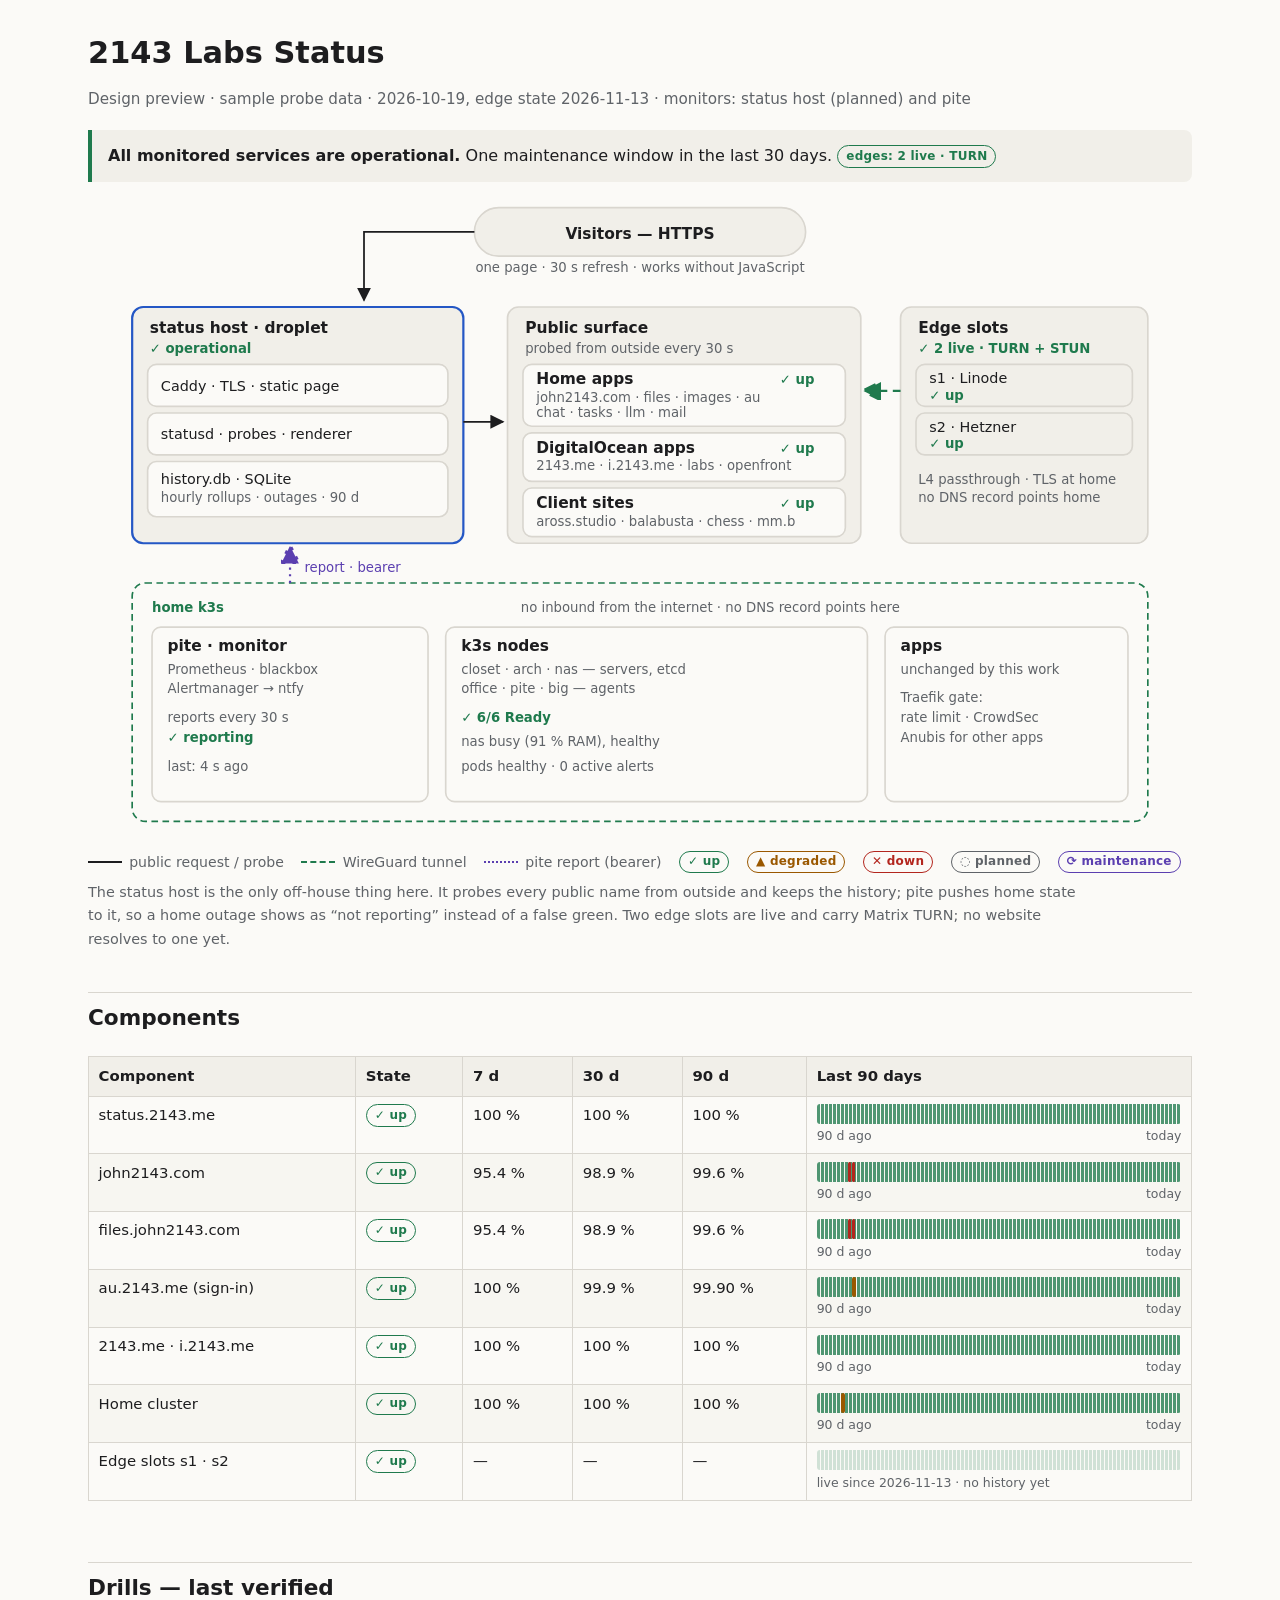
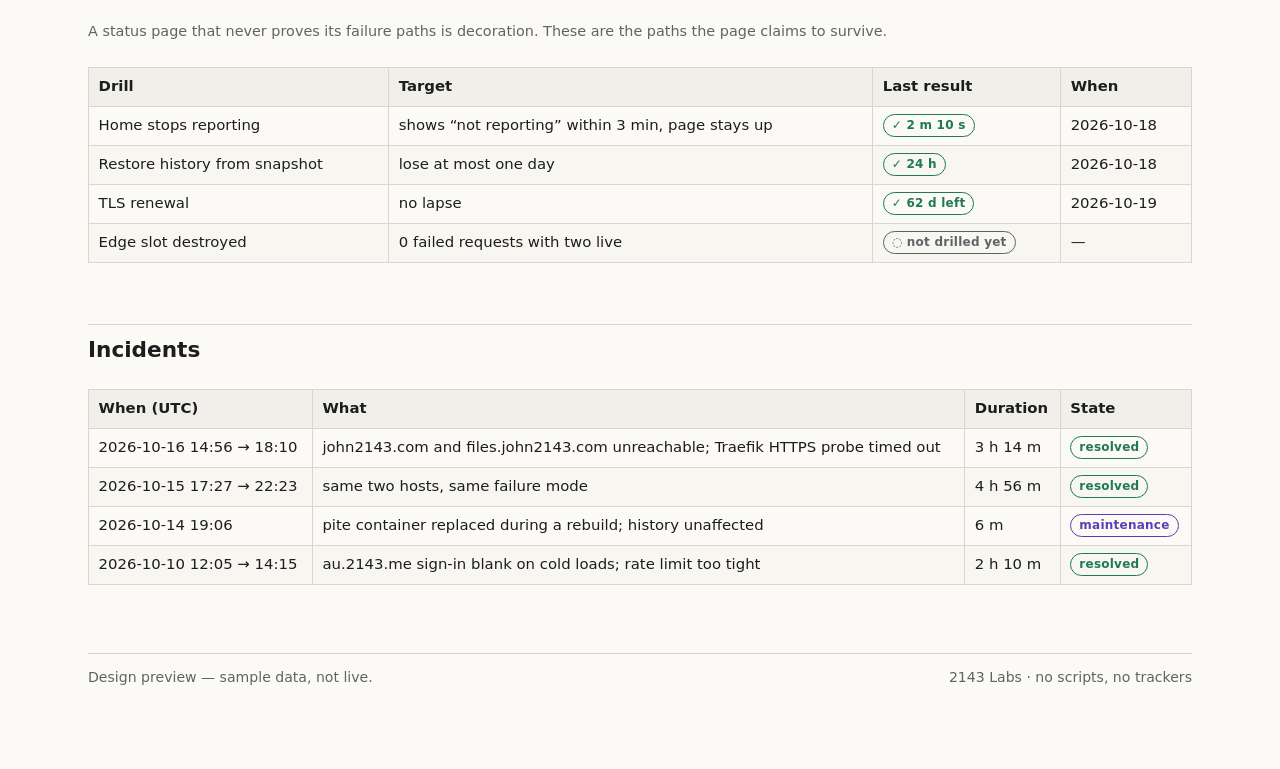
<file: designs/map.html>
<!doctype html>
<html lang="en">
<head>
<meta charset="utf-8">
<meta name="viewport" content="width=device-width, initial-scale=1">
<title>2143 Labs Status — map</title>
<style>
:root{
  --bg:#fbfaf7;--fg:#1d1d1f;--muted:#5f6368;--line:#d9d6cf;--panel:#f1efe9;--code:#ece9e1;
  --accent:#2457c5;--ok:#1f7a4d;--warn:#9a5800;--bad:#b3261e;--info:#5b3fb0;
}
@media (prefers-color-scheme:dark){:root{
  --bg:#141517;--fg:#e6e6e3;--muted:#a3a3a0;--line:#34363b;--panel:#1c1e22;--code:#23262b;
  --accent:#7aa2ff;--ok:#5cc28e;--warn:#e0a34a;--bad:#f2766d;--info:#b49cff;
}}
*{box-sizing:border-box}
body{margin:0;background:var(--bg);color:var(--fg);font:16px/1.6 system-ui,-apple-system,"Segoe UI",Roboto,sans-serif}
main{max-width:72rem;margin:0 auto;padding:2.2rem 1.5rem 5rem}
h1{font-size:1.9rem;line-height:1.2;margin:0 0 .3rem}
h2{font-size:1.35rem;margin:2.6rem 0 .7rem;padding-top:.5rem;border-top:1px solid var(--line)}
p,li{max-width:62rem}
a{color:var(--accent)}
code{font-family:ui-monospace,"JetBrains Mono",Menlo,Consolas,monospace;font-size:.88em;background:var(--code);padding:.08em .35em;border-radius:4px}
.meta{color:var(--muted);font-size:.95rem;margin-bottom:1.2rem}
.small{font-size:.9rem;color:var(--muted)}
.callout{border-left:4px solid var(--accent);background:var(--panel);padding:.8rem 1rem;border-radius:0 8px 8px 0;margin:1rem 0}
.callout.ok{border-color:var(--ok)}
.callout>:first-child{margin-top:0}.callout>:last-child{margin-bottom:0}
.pill{display:inline-block;font-size:.75rem;font-weight:600;letter-spacing:.02em;padding:.05rem .5rem;border-radius:999px;border:1px solid currentColor;white-space:nowrap;vertical-align:.1em}
.pill.ok{color:var(--ok)}.pill.warn{color:var(--warn)}.pill.bad{color:var(--bad)}.pill.muted{color:var(--muted)}.pill.info{color:var(--info)}
table{border-collapse:collapse;width:100%;margin:.6rem 0 1.2rem;font-size:.93rem}
.tw{overflow-x:auto;max-width:100%}
th,td{border:1px solid var(--line);padding:.45rem .6rem;vertical-align:top;text-align:left}
th{background:var(--panel);font-weight:600}
tbody tr:nth-child(even) td{background:color-mix(in srgb,var(--panel) 45%,transparent)}
figure{margin:1.2rem 0}
figcaption{color:var(--muted);font-size:.9rem;margin-top:.5rem;max-width:62rem}
svg.diagram{width:100%;height:auto;display:block}
svg .box{fill:var(--panel);stroke:var(--line);stroke-width:1.5}
svg .box.edge{stroke:var(--accent)}
svg .box.home{fill:none;stroke:var(--ok);stroke-dasharray:6 4}
svg .box.host{stroke:var(--accent);stroke-width:2}
svg .box.planned{stroke:var(--muted);stroke-dasharray:4 4;fill:none}
svg .box.sub{fill:var(--bg)}
svg text{fill:var(--fg);font:13px system-ui,sans-serif}
svg text.title{font-weight:700;font-size:14px}
svg text.muted{fill:var(--muted);font-size:12px}
svg text.ok{fill:var(--ok);font-weight:600;font-size:12px}
svg text.plan{fill:var(--muted);font-size:12px}
svg .wire{stroke:var(--fg);stroke-width:1.6;fill:none}
svg .wg{stroke:var(--ok);stroke-width:2;stroke-dasharray:7 5;fill:none}
svg .report{stroke:var(--info);stroke-width:2;stroke-dasharray:2 4;fill:none}
svg .arrowhead{fill:var(--fg)}svg .arrowhead.wg{fill:var(--ok)}svg .arrowhead.report{fill:var(--info)}svg .arrowhead.plan{fill:var(--muted)}
.strip{position:relative;height:20px;border-radius:3px;min-width:180px;background:repeating-linear-gradient(90deg,color-mix(in srgb,var(--ok) 78%,transparent) 0 3px,transparent 3px 4px)}
.strip .day{position:absolute;top:0;bottom:0;width:.9%;border-radius:2px}
.strip .day.warn{background:var(--warn)}.strip .day.bad{background:var(--bad)}
.axis{display:flex;justify-content:space-between;color:var(--muted);font-size:.78rem;margin-top:.15rem}
.num{font-variant-numeric:tabular-nums;white-space:nowrap}
.cards{display:none}
@media (max-width:900px){
  svg.diagram{display:none}
  .cards{display:grid;gap:.6rem;margin:1rem 0}
}
.card{border:1px solid var(--line);border-radius:10px;padding:.75rem .9rem;background:var(--panel)}
.card.home{border:1px dashed var(--ok);background:none}
.card.planned{border-style:dashed;border-color:var(--muted);background:none}
.card h4{margin:0 0 .3rem;font-size:.98rem}
.card p{margin:.15rem 0;font-size:.9rem;color:var(--muted)}
.legend{display:flex;flex-wrap:wrap;gap:1.1rem;align-items:center;font-size:.88rem;color:var(--muted);margin:.6rem 0 0}
.legend span{display:inline-flex;align-items:center;gap:.45rem}
.swatch{display:inline-block;width:34px;height:0;border-top:2px solid var(--fg)}
.swatch.wg{border-top:2px dashed var(--ok)}
.swatch.report{border-top:2px dotted var(--info)}
footer{margin-top:3rem;border-top:1px solid var(--line);padding-top:.8rem;color:var(--muted);font-size:.88rem;display:flex;justify-content:space-between;gap:1rem;flex-wrap:wrap}
</style>
</head>
<body>
<main>
  <h1>2143 Labs Status</h1>
  <p class="meta">Design preview · sample probe data · 2026-10-19, edge state 2026-11-13 · monitors: status host (planned) and pite</p>

  <div class="callout ok">
    <p><strong>All monitored services are operational.</strong> One maintenance window in the last 30 days.
    <span class="pill ok">edges: 2 live · TURN</span></p>
  </div>

  <figure>
    <svg class="diagram" viewBox="0 0 1000 580" role="img"
         aria-label="Monitoring map: the status host probes public services every 30 seconds and stores history in SQLite; pite reports home cluster state to it every 30 seconds; two edge slots are live and carry Matrix TURN.">
      <defs>
        <marker id="arr" viewBox="0 0 10 10" refX="9" refY="5" markerWidth="8" markerHeight="8" orient="auto-start-reverse">
          <path d="M0,0 L10,5 L0,10 z" class="arrowhead"/>
        </marker>
        <marker id="arrwg" viewBox="0 0 10 10" refX="9" refY="5" markerWidth="8" markerHeight="8" orient="auto-start-reverse">
          <path d="M0,0 L10,5 L0,10 z" class="arrowhead wg"/>
        </marker>
        <marker id="arrrep" viewBox="0 0 10 10" refX="9" refY="5" markerWidth="8" markerHeight="8" orient="auto-start-reverse">
          <path d="M0,0 L10,5 L0,10 z" class="arrowhead report"/>
        </marker>
        <marker id="arrplan" viewBox="0 0 10 10" refX="9" refY="5" markerWidth="8" markerHeight="8" orient="auto-start-reverse">
          <path d="M0,0 L10,5 L0,10 z" class="arrowhead plan"/>
        </marker>
      </defs>

      <!-- visitors -->
      <rect x="350" y="6" width="300" height="44" rx="22" class="box"/>
      <text x="500" y="34" text-anchor="middle" class="title">Visitors — HTTPS</text>
      <text x="500" y="64" text-anchor="middle" class="muted">one page · 30 s refresh · works without JavaScript</text>
      <path d="M350,28 L250,28 L250,90" class="wire" marker-end="url(#arr)"/>

      <!-- status host -->
      <rect x="40" y="96" width="300" height="214" rx="10" class="box host"/>
      <text x="56" y="120" class="title">status host · droplet</text>
      <text x="56" y="138" class="ok">✓ operational</text>
      <rect x="54" y="148" width="272" height="38" rx="8" class="box sub"/>
      <text x="66" y="172">Caddy · TLS · static page</text>
      <rect x="54" y="192" width="272" height="38" rx="8" class="box sub"/>
      <text x="66" y="216">statusd · probes · renderer</text>
      <rect x="54" y="236" width="272" height="50" rx="8" class="box sub"/>
      <text x="66" y="256">history.db · SQLite</text>
      <text x="66" y="273" class="muted">hourly rollups · outages · 90 d</text>

      <!-- public surface -->
      <rect x="380" y="96" width="320" height="214" rx="10" class="box"/>
      <text x="396" y="120" class="title">Public surface</text>
      <text x="396" y="138" class="muted">probed from outside every 30 s</text>

      <rect x="394" y="148" width="292" height="56" rx="8" class="box sub"/>
      <text x="406" y="166" class="title">Home apps</text>
      <text x="658" y="166" class="ok" text-anchor="end">✓ up</text>
      <text x="406" y="182" class="muted">john2143.com · files · images · au</text>
      <text x="406" y="196" class="muted">chat · tasks · llm · mail</text>

      <rect x="394" y="210" width="292" height="44" rx="8" class="box sub"/>
      <text x="406" y="228" class="title">DigitalOcean apps</text>
      <text x="658" y="228" class="ok" text-anchor="end">✓ up</text>
      <text x="406" y="244" class="muted">2143.me · i.2143.me · labs · openfront</text>

      <rect x="394" y="260" width="292" height="44" rx="8" class="box sub"/>
      <text x="406" y="278" class="title">Client sites</text>
      <text x="658" y="278" class="ok" text-anchor="end">✓ up</text>
      <text x="406" y="294" class="muted">aross.studio · balabusta · chess · mm.b</text>

      <path d="M340,200 L376,200" class="wire" marker-end="url(#arr)"/>

      <!-- edges, live -->
      <rect x="736" y="96" width="224" height="214" rx="10" class="box"/>
      <text x="752" y="120" class="title">Edge slots</text>
      <text x="752" y="138" class="ok">✓ 2 live · TURN + STUN</text>
      <rect x="750" y="148" width="196" height="38" rx="8" class="box"/>
      <text x="762" y="165">s1 · Linode</text>
      <text x="762" y="180" class="ok">✓ up</text>
      <rect x="750" y="192" width="196" height="38" rx="8" class="box"/>
      <text x="762" y="209">s2 · Hetzner</text>
      <text x="762" y="224" class="ok">✓ up</text>
      <text x="752" y="256" class="muted">L4 passthrough · TLS at home</text>
      <text x="752" y="273" class="muted">no DNS record points home</text>
      <path d="M736,172 L704,172" class="wg" stroke-dasharray="4 4" marker-end="url(#arrwg)"/>

      <!-- home -->
      <rect x="40" y="346" width="920" height="216" rx="12" class="box home"/>
      <text x="58" y="372" class="title ok">home k3s</text>
      <text x="392" y="372" class="muted">no inbound from the internet · no DNS record points here</text>

      <rect x="58" y="386" width="250" height="158" rx="8" class="box sub"/>
      <text x="72" y="408" class="title">pite · monitor</text>
      <text x="72" y="428" class="muted">Prometheus · blackbox</text>
      <text x="72" y="446" class="muted">Alertmanager → ntfy</text>
      <text x="72" y="472" class="muted">reports every 30 s</text>
      <text x="72" y="490" class="ok">✓ reporting</text>
      <text x="72" y="516" class="muted">last: 4 s ago</text>

      <rect x="324" y="386" width="382" height="158" rx="8" class="box sub"/>
      <text x="338" y="408" class="title">k3s nodes</text>
      <text x="338" y="428" class="muted">closet · arch · nas — servers, etcd</text>
      <text x="338" y="446" class="muted">office · pite · big — agents</text>
      <text x="338" y="472" class="ok">✓ 6/6 Ready</text>
      <text x="338" y="494" class="muted">nas busy (91 % RAM), healthy</text>
      <text x="338" y="516" class="muted">pods healthy · 0 active alerts</text>

      <rect x="722" y="386" width="220" height="158" rx="8" class="box sub"/>
      <text x="736" y="408" class="title">apps</text>
      <text x="736" y="428" class="muted">unchanged by this work</text>
      <text x="736" y="454" class="muted">Traefik gate:</text>
      <text x="736" y="472" class="muted">rate limit · CrowdSec</text>
      <text x="736" y="490" class="muted">Anubis for other apps</text>

      <!-- report path -->
      <path d="M183,346 L183,314" class="report" marker-end="url(#arrrep)"/>
      <text x="196" y="336" class="plan" style="fill:var(--info)">report · bearer</text>
    </svg>

    <div class="cards">
      <div class="card"><h4>Visitors — HTTPS</h4><p>One page · 30 s refresh · works without JavaScript</p></div>
      <div class="card"><h4>status host · droplet <span class="pill ok">✓ operational</span></h4><p>Caddy · statusd · SQLite history</p></div>
      <div class="card"><h4>Home apps <span class="pill ok">✓ up</span></h4><p>john2143.com · files · images · au · chat · tasks · llm · mail</p></div>
      <div class="card"><h4>DigitalOcean apps <span class="pill ok">✓ up</span></h4><p>2143.me · i.2143.me · labs · openfront</p></div>
      <div class="card"><h4>Client sites <span class="pill ok">✓ up</span></h4><p>aross.studio · balabusta.homes · chess · anni · mm.b</p></div>
      <div class="card"><h4>Edge slots <span class="pill ok">✓ 2 live</span></h4><p>s1 Linode · s2 Hetzner · L4 passthrough · carrying Matrix TURN</p></div>
      <div class="card home"><h4>home k3s</h4><p>pite reports every 30 s · 6/6 nodes Ready · pods healthy · 0 alerts</p><p>No inbound from the internet · no DNS record points here</p></div>
    </div>

    <div class="legend">
      <span><i class="swatch"></i> public request / probe</span>
      <span><i class="swatch wg"></i> WireGuard tunnel</span>
      <span><i class="swatch report"></i> pite report (bearer)</span>
      <span class="pill ok">✓ up</span>
      <span class="pill warn">▲ degraded</span>
      <span class="pill bad">✕ down</span>
      <span class="pill muted">◌ planned</span>
      <span class="pill info">⟳ maintenance</span>
    </div>
    <figcaption>The status host is the only off-house thing here. It probes every public name from
      outside and keeps the history; pite pushes home state to it, so a home outage shows as
      “not reporting” instead of a false green. Two edge slots are live and carry Matrix TURN; no website resolves to one yet.</figcaption>
  </figure>

  <h2>Components</h2>
  <div class="tw">
  <table>
    <thead><tr><th>Component</th><th>State</th><th>7 d</th><th>30 d</th><th>90 d</th><th>Last 90 days</th></tr></thead>
    <tbody>
      <tr><td>status.2143.me</td><td><span class="pill ok">✓ up</span></td><td class="num">100 %</td><td class="num">100 %</td><td class="num">100 %</td>
        <td><div class="strip"></div><div class="axis"><span>90 d ago</span><span>today</span></div></td></tr>
      <tr><td>john2143.com</td><td><span class="pill ok">✓ up</span></td><td class="num">95.4 %</td><td class="num">98.9 %</td><td class="num">99.6 %</td>
        <td><div class="strip"><i class="day bad" style="left:8.5%"></i><i class="day bad" style="left:9.6%"></i></div><div class="axis"><span>90 d ago</span><span>today</span></div></td></tr>
      <tr><td>files.john2143.com</td><td><span class="pill ok">✓ up</span></td><td class="num">95.4 %</td><td class="num">98.9 %</td><td class="num">99.6 %</td>
        <td><div class="strip"><i class="day bad" style="left:8.5%"></i><i class="day bad" style="left:9.6%"></i></div><div class="axis"><span>90 d ago</span><span>today</span></div></td></tr>
      <tr><td>au.2143.me (sign-in)</td><td><span class="pill ok">✓ up</span></td><td class="num">100 %</td><td class="num">99.9 %</td><td class="num">99.90 %</td>
        <td><div class="strip"><i class="day warn" style="left:9.8%"></i></div><div class="axis"><span>90 d ago</span><span>today</span></div></td></tr>
      <tr><td>2143.me · i.2143.me</td><td><span class="pill ok">✓ up</span></td><td class="num">100 %</td><td class="num">100 %</td><td class="num">100 %</td>
        <td><div class="strip"></div><div class="axis"><span>90 d ago</span><span>today</span></div></td></tr>
      <tr><td>Home cluster</td><td><span class="pill ok">✓ up</span></td><td class="num">100 %</td><td class="num">100 %</td><td class="num">100 %</td>
        <td><div class="strip"><i class="day warn" style="left:6.8%"></i></div><div class="axis"><span>90 d ago</span><span>today</span></div></td></tr>
      <tr><td>Edge slots s1 · s2</td><td><span class="pill ok">✓ up</span></td><td class="num">—</td><td class="num">—</td><td class="num">—</td>
        <td><div class="strip" style="opacity:.25"></div><div class="axis"><span>live since 2026-11-13 · no history yet</span><span></span></div></td></tr>
    </tbody>
  </table>
  </div>

  <h2>Drills — last verified</h2>
  <p class="small">A status page that never proves its failure paths is decoration. These are the paths the page claims to survive.</p>
  <div class="tw">
  <table>
    <thead><tr><th>Drill</th><th>Target</th><th>Last result</th><th>When</th></tr></thead>
    <tbody>
      <tr><td>Home stops reporting</td><td>shows “not reporting” within 3 min, page stays up</td><td><span class="pill ok">✓ 2 m 10 s</span></td><td class="num">2026-10-18</td></tr>
      <tr><td>Restore history from snapshot</td><td>lose at most one day</td><td><span class="pill ok">✓ 24 h</span></td><td class="num">2026-10-18</td></tr>
      <tr><td>TLS renewal</td><td>no lapse</td><td><span class="pill ok">✓ 62 d left</span></td><td class="num">2026-10-19</td></tr>
      <tr><td>Edge slot destroyed</td><td>0 failed requests with two live</td><td><span class="pill muted">◌ not drilled yet</span></td><td class="num">—</td></tr>
    </tbody>
  </table>
  </div>

  <h2>Incidents</h2>
  <div class="tw">
  <table>
    <thead><tr><th>When (UTC)</th><th>What</th><th>Duration</th><th>State</th></tr></thead>
    <tbody>
      <tr><td class="num">2026-10-16 14:56 → 18:10</td><td>john2143.com and files.john2143.com unreachable; Traefik HTTPS probe timed out</td><td class="num">3 h 14 m</td><td><span class="pill ok">resolved</span></td></tr>
      <tr><td class="num">2026-10-15 17:27 → 22:23</td><td>same two hosts, same failure mode</td><td class="num">4 h 56 m</td><td><span class="pill ok">resolved</span></td></tr>
      <tr><td class="num">2026-10-14 19:06</td><td>pite container replaced during a rebuild; history unaffected</td><td class="num">6 m</td><td><span class="pill info">maintenance</span></td></tr>
      <tr><td class="num">2026-10-10 12:05 → 14:15</td><td>au.2143.me sign-in blank on cold loads; rate limit too tight</td><td class="num">2 h 10 m</td><td><span class="pill ok">resolved</span></td></tr>
    </tbody>
  </table>
  </div>

  <footer>
    <span>Design preview — sample data, not live.</span>
    <span>2143 Labs · no scripts, no trackers</span>
  </footer>
</main>
</body>
</html>
</file>
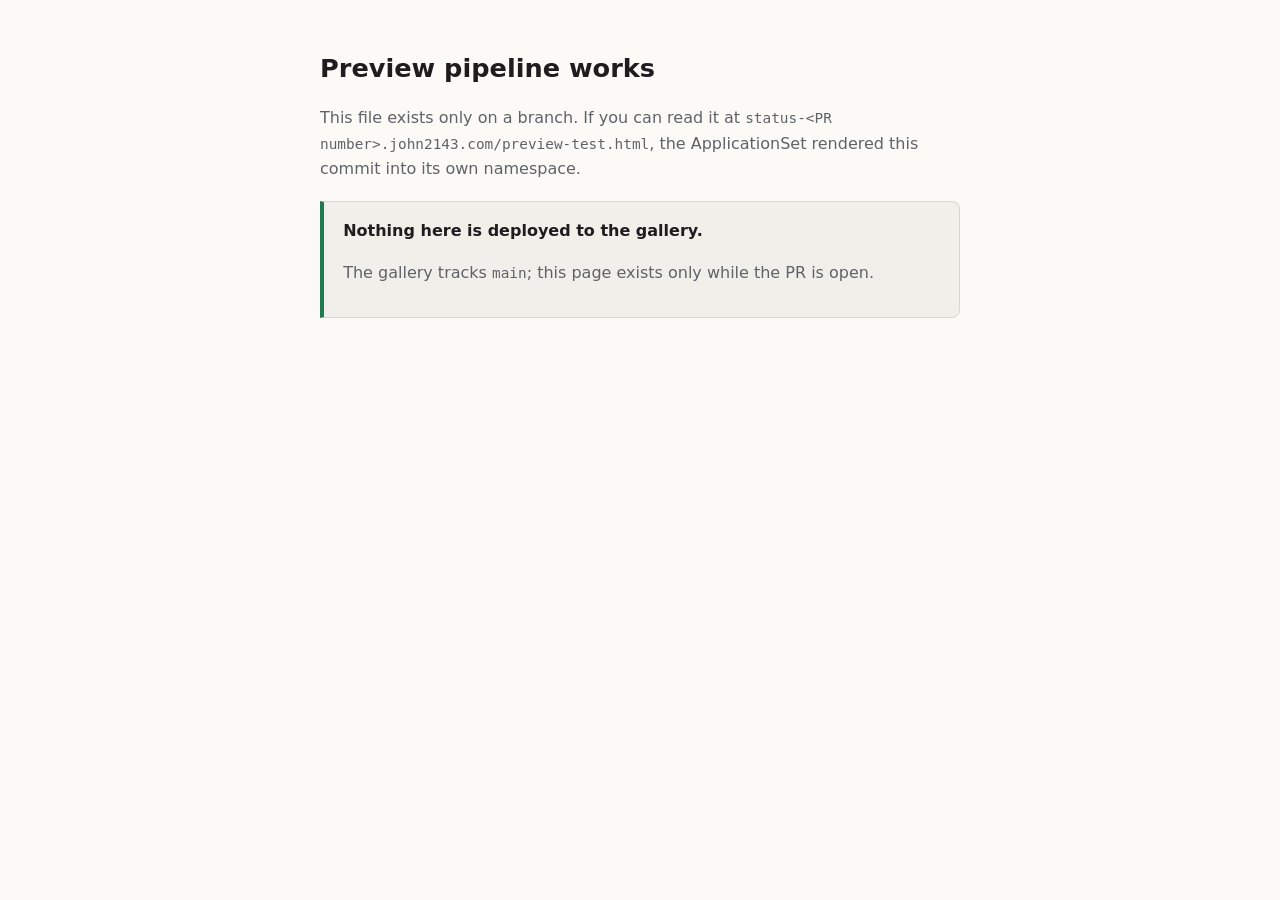
<file: designs/preview-test.html>
<!doctype html>
<html lang="en">
<head>
<meta charset="utf-8">
<meta name="viewport" content="width=device-width, initial-scale=1">
<title>PR preview test</title>
<style>
:root{--bg:#fbfaf7;--fg:#1d1d1f;--muted:#5f6368;--line:#d9d6cf;--panel:#f1efe9;--ok:#1f7a4d}
@media (prefers-color-scheme:dark){:root{--bg:#141517;--fg:#e6e6e3;--muted:#a3a3a0;--line:#34363b;--panel:#1c1e22;--ok:#5cc28e}}
body{margin:0;background:var(--bg);color:var(--fg);font:16px/1.6 system-ui,sans-serif}
main{max-width:40rem;margin:0 auto;padding:3rem 1.5rem}
h1{font-size:1.6rem;margin:0 0 .4rem}
p{color:var(--muted)}
.card{border:1px solid var(--line);border-left:4px solid var(--ok);border-radius:0 8px 8px 0;background:var(--panel);padding:1rem 1.2rem;margin:1.2rem 0}
code{font-family:ui-monospace,Menlo,monospace;font-size:.9em}
</style>
</head>
<body>
<main>
  <h1>Preview pipeline works</h1>
  <p>This file exists only on a branch. If you can read it at
     <code>status-&lt;PR number&gt;.john2143.com/preview-test.html</code>, the
     ApplicationSet rendered this commit into its own namespace.</p>
  <div class="card"><strong>Nothing here is deployed to the gallery.</strong>
    <p>The gallery tracks <code>main</code>; this page exists only while the PR is open.</p></div>
</main>
</body>
</html>
</file>
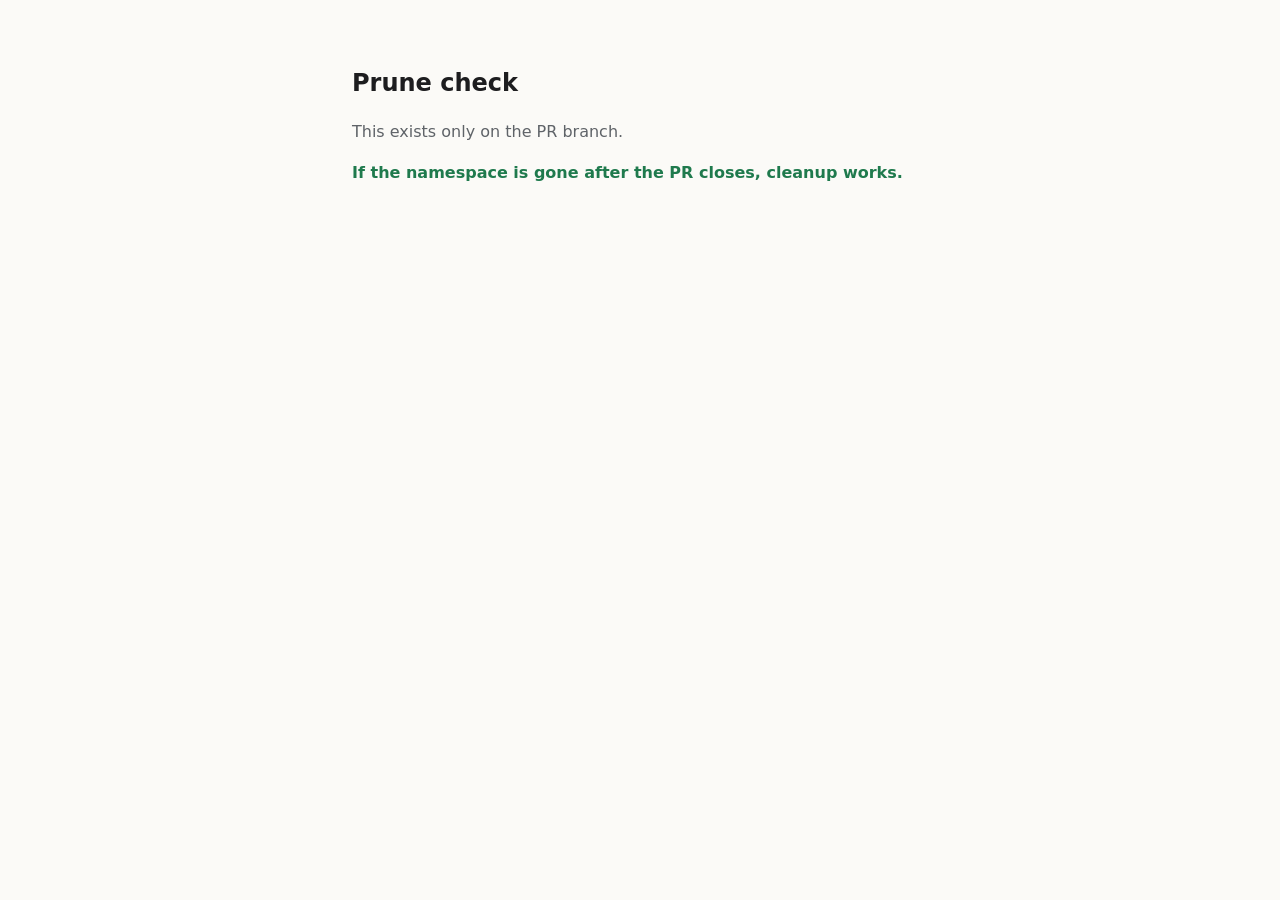
<file: designs/prune-check.html>
<!doctype html>
<html lang="en"><head><meta charset="utf-8"><meta name="viewport" content="width=device-width, initial-scale=1">
<title>Prune check</title>
<style>:root{--bg:#fbfaf7;--fg:#1d1d1f;--muted:#5f6368;--ok:#1f7a4d}
@media (prefers-color-scheme:dark){:root{--bg:#141517;--fg:#e6e6e3;--muted:#a3a3a0;--ok:#5cc28e}}
body{margin:0;background:var(--bg);color:var(--fg);font:16px/1.6 system-ui,sans-serif}
main{max-width:36rem;margin:0 auto;padding:3rem 1.5rem}
h1{font-size:1.5rem}p{color:var(--muted)}strong{color:var(--ok)}</style></head>
<body><main><h1>Prune check</h1>
<p>This exists only on the PR branch.</p>
<p><strong>If the namespace is gone after the PR closes, cleanup works.</strong></p></main></body></html>
</file>
